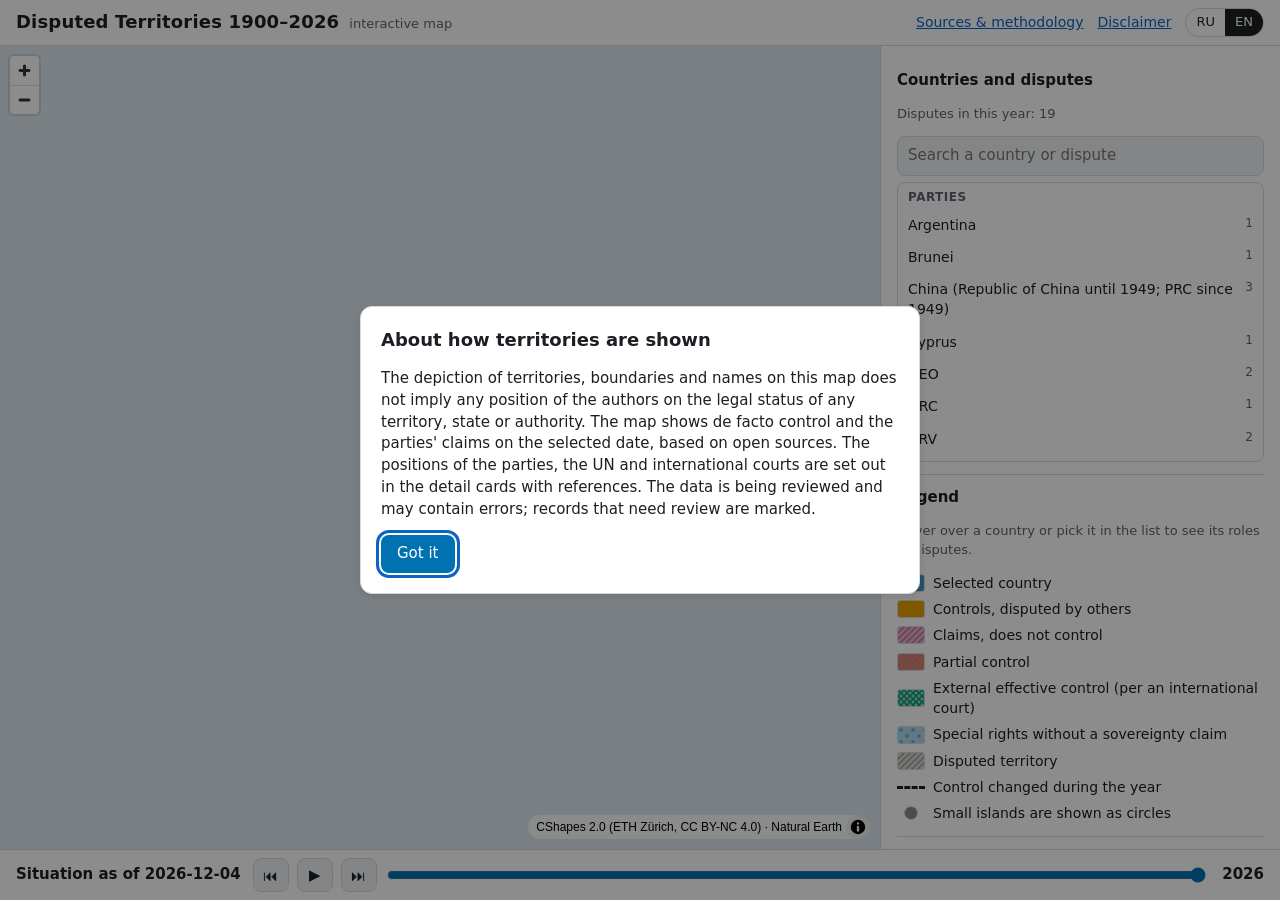
<file: index.html>
<!doctype html>
<html lang="ru">
<head>
  <meta charset="utf-8">
  <meta name="viewport" content="width=device-width, initial-scale=1">
  <title>Спорные территории 1900–2026</title>
  <meta name="description" content="Интерактивная карта спорных территорий мира с 1900 года: фактический контроль, претензии сторон, позиции ООН и международных судов, источники.">
  <meta name="color-scheme" content="light dark">
  <link rel="icon" href="data:image/svg+xml,%3Csvg xmlns='http://www.w3.org/2000/svg' viewBox='0 0 32 32'%3E%3Ccircle cx='16' cy='16' r='14' fill='%230072B2'/%3E%3Cpath d='M6 12h20M6 20h20M16 2c-6 7-6 21 0 28M16 2c6 7 6 21 0 28' stroke='%23fff' stroke-width='2' fill='none'/%3E%3C/svg%3E">
  <link rel="stylesheet" href="vendor/maplibre-gl/maplibre-gl.css">
  <link rel="stylesheet" href="assets/css/main.css">
</head>
<body>
  <a class="skip-link" href="#search" data-i18n="nav.skip">Перейти к списку стран и споров</a>

  <header class="topbar">
    <div class="brand">
      <h1 data-i18n="app.title">Спорные территории 1900–2026</h1>
      <span class="subtitle" data-i18n="app.subtitle">интерактивная карта</span>
    </div>
    <nav class="topnav" aria-label="Main">
      <a id="link-methodology" href="methodology.html" data-i18n="nav.methodology">Источники и методология</a>
      <button type="button" id="btn-disclaimer" class="linklike" data-i18n="nav.disclaimer">Дисклеймер</button>
      <div class="lang" role="group" data-i18n-attr="aria-label:lang.label">
        <button type="button" data-lang="ru" aria-pressed="true">RU</button>
        <button type="button" data-lang="en" aria-pressed="false">EN</button>
      </div>
    </nav>
  </header>

  <main class="layout">
    <div class="map-wrap">
      <div id="map" role="region" data-i18n-attr="aria-label:map.label"></div>
      <div id="map-error" class="map-error" hidden></div>
      <div id="tooltip" class="tooltip" role="tooltip" hidden></div>
      <button type="button" id="btn-panel" class="panel-toggle" aria-controls="panel" aria-expanded="false" data-i18n="panel.open">Панель</button>
    </div>

    <aside id="panel" class="panel" data-i18n-attr="aria-label:panel.label">
      <button type="button" id="btn-panel-close" class="panel-close" data-i18n-attr="aria-label:panel.close">×</button>

      <section id="card" class="card" hidden aria-live="polite"></section>

      <section class="block" aria-labelledby="h-list">
        <h2 id="h-list" data-i18n="list.title">Страны и споры</h2>
        <p id="list-count" class="muted small"></p>
        <div class="combo">
          <input id="search" type="search" role="combobox" autocomplete="off" aria-autocomplete="list"
                 aria-controls="listbox" aria-expanded="true" data-i18n-attr="placeholder:list.search;aria-label:list.search">
          <ul id="listbox" role="listbox" class="listbox" data-i18n-attr="aria-label:list.title"></ul>
        </div>
      </section>

      <section class="block" aria-labelledby="h-legend">
        <h2 id="h-legend" data-i18n="legend.title">Легенда</h2>
        <p class="muted small" data-i18n="legend.hint"></p>
        <ul class="legend" id="legend"></ul>
      </section>

      <section class="block" aria-labelledby="h-filters">
        <h2 id="h-filters" data-i18n="filters.title">Фильтры</h2>
        <fieldset>
          <legend data-i18n="filters.type">Тип спора</legend>
          <div id="filter-types" class="checks"></div>
        </fieldset>
        <fieldset>
          <legend data-i18n="filters.status">Статус</legend>
          <div class="radios">
            <label><input type="radio" name="status" value="all" checked> <span data-i18n="filters.status.all">Все</span></label>
            <label><input type="radio" name="status" value="active"> <span data-i18n="filters.status.active">Действующие</span></label>
            <label><input type="radio" name="status" value="resolved"> <span data-i18n="filters.status.resolved">Урегулированные</span></label>
          </div>
        </fieldset>
        <label class="check"><input type="checkbox" id="filter-lowconf" checked> <span data-i18n="filters.lowconf">Показывать записи с низкой уверенностью</span></label>
      </section>

      <footer class="panel-footer muted small">
        <p data-i18n="footer.version"></p>
        <p data-i18n="footer.data"></p>
      </footer>
    </aside>
  </main>

  <div class="timeline" role="group" data-i18n-attr="aria-label:timeline.label">
    <p class="timeline-ref"><output id="ref-label" for="year"></output></p>
    <div class="timeline-controls">
      <button type="button" id="btn-prev" class="icon-btn" data-i18n-attr="aria-label:timeline.prev;title:timeline.prev">⏮</button>
      <button type="button" id="btn-play" class="icon-btn" aria-pressed="false" data-i18n-attr="aria-label:timeline.play;title:timeline.play">▶</button>
      <button type="button" id="btn-next" class="icon-btn" data-i18n-attr="aria-label:timeline.next;title:timeline.next">⏭</button>
      <label class="visually-hidden" for="year" data-i18n="timeline.label">Год</label>
      <input id="year" type="range" min="1900" max="2026" step="1" value="2026">
      <span id="year-num" class="year-num" aria-hidden="true">2026</span>
    </div>
  </div>

  <div id="live" class="visually-hidden" aria-live="polite"></div>

  <dialog id="disclaimer" aria-labelledby="disclaimer-title">
    <h2 id="disclaimer-title" data-i18n="disclaimer.title">Об отображении территорий</h2>
    <p data-i18n="disclaimer.text"></p>
    <form method="dialog"><button type="submit" class="primary" data-i18n="disclaimer.ok">Понятно</button></form>
  </dialog>

  <script src="vendor/maplibre-gl/maplibre-gl.js"></script>
  <script type="module" src="assets/js/main.js"></script>
</body>
</html>
</file>
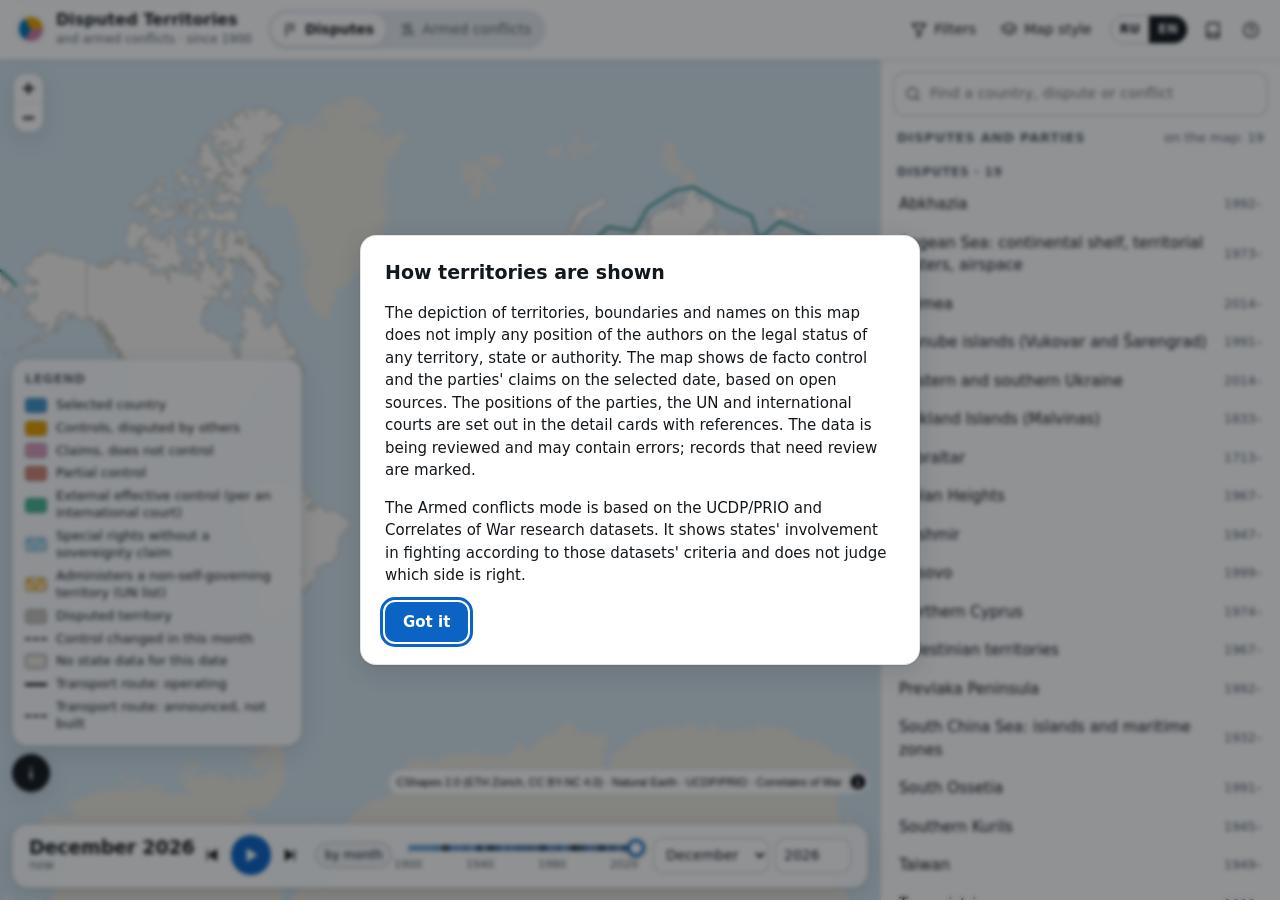
<file: site/index.html>
<!doctype html>
<html lang="ru" data-theme="light">
<head>
  <meta charset="utf-8">
  <meta name="viewport" content="width=device-width, initial-scale=1, viewport-fit=cover">
  <title>Спорные территории 1900–2026</title>
  <meta name="description" content="Интерактивная карта спорных территорий и вооружённых конфликтов с 1900 года: фактический контроль, претензии сторон, позиции ООН и международных судов, история, источники.">
  <meta name="color-scheme" content="light dark">
  <link rel="icon" href="data:image/svg+xml,%3Csvg xmlns='http://www.w3.org/2000/svg' viewBox='0 0 32 32'%3E%3Ccircle cx='16' cy='16' r='14' fill='%230072B2'/%3E%3Cpath d='M6 12h20M6 20h20M16 2c-6 7-6 21 0 28M16 2c6 7 6 21 0 28' stroke='%23fff' stroke-width='2' fill='none'/%3E%3C/svg%3E">
  <script>
    // тема до загрузки стилей, чтобы не было вспышки
    try {
      var p = JSON.parse(localStorage.getItem('dm_prefs_v2') || '{}'), th = p.theme || 'auto';
      if (th === 'auto') th = matchMedia('(prefers-color-scheme: dark)').matches ? 'dark' : 'light';
      document.documentElement.dataset.theme = th;
    } catch (e) { /* ignore */ }
  </script>
  <link rel="stylesheet" href="vendor/maplibre-gl/maplibre-gl.css">
  <link rel="stylesheet" href="assets/css/main.css">
</head>
<body data-mode="disputes">
  <a class="skip-link" href="#search" data-i18n="nav.skip">Перейти к списку</a>

  <div class="app">
    <div id="map" role="region" data-i18n-attr="aria-label:map.label"></div>
    <div id="map-error" class="map-error" hidden></div>
    <div id="tooltip" class="tooltip" role="tooltip" hidden></div>

    <!-- шапка сайта: название, режим, инструменты -->
    <header class="appbar">
      <div class="brand">
        <span class="brand-mark" aria-hidden="true"></span>
        <div class="brand-text">
          <h1 data-i18n="app.title">Спорные территории</h1>
          <p class="subtitle" data-i18n="app.subtitle">и вооружённые конфликты · с 1900 года</p>
        </div>
      </div>
      <div class="mode-switch" role="radiogroup" data-i18n-attr="aria-label:mode.label">
        <button type="button" role="radio" aria-checked="true" data-mode="disputes" data-icon="flag"><span data-i18n="mode.disputes">Споры</span></button>
        <button type="button" role="radio" aria-checked="false" data-mode="wars" data-icon="swords"><span data-i18n="mode.wars">Военные конфликты</span></button>
      </div>
      <div class="toolbar" role="toolbar" data-i18n-attr="aria-label:toolbar.label">
        <button type="button" id="btn-filters" class="tool" aria-haspopup="dialog" aria-expanded="false" aria-controls="pop-filters" data-icon="filter"><span data-i18n="filters.title">Фильтры</span></button>
        <button type="button" id="btn-view" class="tool" aria-haspopup="dialog" aria-expanded="false" aria-controls="pop-view" data-icon="layers"><span data-i18n="view.title">Вид карты</span></button>
        <div class="lang" role="group" data-i18n-attr="aria-label:lang.label">
          <button type="button" data-lang="ru" aria-pressed="true">RU</button>
          <button type="button" data-lang="en" aria-pressed="false">EN</button>
        </div>
        <a id="link-methodology" class="tool icon-only" href="methodology.html" data-icon="book" data-i18n-attr="aria-label:nav.methodology;title:nav.methodology"></a>
        <button type="button" id="btn-disclaimer" class="tool icon-only" data-icon="help" data-i18n-attr="aria-label:nav.disclaimer;title:nav.disclaimer"></button>
      </div>
    </header>

    <!-- всплывающее окно: вид карты -->
    <div id="pop-view" class="popover glass" role="dialog" aria-labelledby="pop-view-title" hidden>
      <h2 id="pop-view-title" class="pop-title" data-i18n="view.title">Вид карты</h2>
      <div class="theme-grid" role="radiogroup" data-i18n-attr="aria-label:view.theme">
        <button type="button" role="radio" data-theme-choice="auto" aria-checked="true"><span class="th-sw th-auto"></span><span data-i18n="theme.auto">Как в системе</span></button>
        <button type="button" role="radio" data-theme-choice="light" aria-checked="false"><span class="th-sw th-light"></span><span data-i18n="theme.light">Светлая</span></button>
        <button type="button" role="radio" data-theme-choice="dark" aria-checked="false"><span class="th-sw th-dark"></span><span data-i18n="theme.dark">Тёмная</span></button>
        <button type="button" role="radio" data-theme-choice="political" aria-checked="false"><span class="th-sw th-political"></span><span data-i18n="theme.political">Политическая</span></button>
        <button type="button" role="radio" data-theme-choice="atlas" aria-checked="false"><span class="th-sw th-atlas"></span><span data-i18n="theme.atlas">Атлас</span></button>
        <button type="button" role="radio" data-theme-choice="contrast" aria-checked="false"><span class="th-sw th-contrast"></span><span data-i18n="theme.contrast">Контрастная</span></button>
      </div>
      <div class="pop-row">
        <label for="land-color" data-i18n="view.land">Свой цвет государств</label>
        <span class="color-row"><input type="color" id="land-color" value="#f3f1ec"><button type="button" id="land-reset" class="linklike small" data-i18n="view.reset">сбросить</button></span>
      </div>
      <label class="switch"><input type="checkbox" id="chk-labels" checked> <span data-i18n="view.labels">Названия стран на карте</span></label>
      <label class="switch"><input type="checkbox" id="chk-routes" checked> <span data-i18n="view.routes">Транспортные маршруты</span></label>
    </div>

    <!-- всплывающее окно: фильтры -->
    <div id="pop-filters" class="popover glass" role="dialog" aria-labelledby="pop-filters-title" hidden>
      <h2 id="pop-filters-title" class="pop-title" data-i18n="filters.title">Фильтры</h2>
      <div id="filters-disputes">
        <fieldset>
          <legend data-i18n="filters.type">Тип спора</legend>
          <div id="filter-types" class="chip-checks"></div>
        </fieldset>
        <fieldset>
          <legend data-i18n="filters.status">Статус</legend>
          <div class="seg-radios">
            <label><input type="radio" name="status" value="all" checked> <span data-i18n="filters.status.all">Все</span></label>
            <label><input type="radio" name="status" value="active"> <span data-i18n="filters.status.active">Действующие</span></label>
            <label><input type="radio" name="status" value="resolved"> <span data-i18n="filters.status.resolved">Урегулированные</span></label>
          </div>
        </fieldset>
        <label class="switch"><input type="checkbox" id="filter-lowconf" checked> <span data-i18n="filters.lowconf">Показывать записи с низкой уверенностью</span></label>
      </div>
      <p class="small muted" data-i18n="filters.wars.note"></p>
    </div>

    <!-- правая панель -->
    <aside id="panel" class="panel glass" data-i18n-attr="aria-label:panel.label">
      <div class="panel-grip" aria-hidden="true"></div>
      <button type="button" id="btn-panel-close" class="icon-btn panel-close" data-icon="close" data-i18n-attr="aria-label:panel.close;title:panel.close"></button>
      <div class="search-box">
        <span class="search-ico" data-icon="search" aria-hidden="true"></span>
        <input id="search" type="search" role="combobox" autocomplete="off" aria-autocomplete="list"
               aria-controls="listbox" aria-expanded="true" data-i18n-attr="placeholder:list.search;aria-label:list.search">
      </div>
      <article id="card" class="card" hidden aria-live="polite"></article>
      <section id="browse" class="browse" aria-labelledby="h-list">
        <div class="browse-head">
          <h2 id="h-list" data-i18n="list.title">Споры и стороны</h2>
          <p id="list-count" class="muted small"></p>
        </div>
        <ul id="listbox" role="listbox" class="listbox" data-i18n-attr="aria-label:list.title"></ul>
        <footer class="panel-footer muted small">
          <p id="footer-version"></p>
          <p data-i18n="footer.data"></p>
        </footer>
      </section>
    </aside>

    <!-- легенда: круглая кнопка «i» открывает и закрывает её -->
    <section id="legend-box" class="legend-box" data-i18n-attr="aria-label:legend.title">
      <button type="button" id="btn-legend" class="legend-btn" aria-expanded="true" aria-controls="legend-panel" data-icon="i" data-i18n-attr="aria-label:legend.toggle;title:legend.toggle"></button>
      <div id="legend-panel" class="legend-panel glass">
        <h2 class="legend-title" data-i18n="legend.title">Легенда</h2>
        <ul class="legend" id="legend"></ul>
      </div>
    </section>

    <!-- шкала времени -->
    <div class="timeline glass" role="group" data-i18n-attr="aria-label:timeline.label">
      <div class="tl-date">
        <output id="tl-label" for="tl-range" aria-live="off">—</output>
        <span id="tl-sub" class="tl-sub"></span>
      </div>
      <div class="tl-buttons">
        <button type="button" id="btn-prev" class="icon-btn" data-icon="prev" data-i18n-attr="aria-label:timeline.prev;title:timeline.prev"></button>
        <button type="button" id="btn-play" class="icon-btn play" aria-pressed="false" data-icon="play" data-i18n-attr="aria-label:timeline.play;title:timeline.play"></button>
        <button type="button" id="btn-next" class="icon-btn" data-icon="next" data-i18n-attr="aria-label:timeline.next;title:timeline.next"></button>
        <button type="button" id="btn-speed" class="speed" aria-pressed="false" data-i18n="timeline.speed.month" data-i18n-attr="title:timeline.speed.title">по месяцам</button>
      </div>
      <div class="tl-track">
        <div class="tl-rail" aria-hidden="true"><div id="tl-fill" class="tl-fill"></div><div id="tl-events" class="tl-events"></div></div>
        <label class="visually-hidden" for="tl-range" data-i18n="timeline.label">Дата</label>
        <input id="tl-range" type="range" min="0" max="1521" step="1" value="1521">
        <div id="tl-ticks" class="tl-ticks" aria-hidden="true"></div>
      </div>
      <div class="tl-jump">
        <label class="visually-hidden" for="tl-month" data-i18n="timeline.month">Месяц</label>
        <select id="tl-month"></select>
        <label class="visually-hidden" for="tl-year" data-i18n="timeline.year">Год</label>
        <input id="tl-year" type="number" inputmode="numeric" min="1900" max="2026" step="1">
      </div>
    </div>

    <button type="button" id="btn-panel" class="panel-toggle glass" aria-controls="panel" aria-expanded="false" data-icon="list"><span data-i18n="panel.open">Список и карточки</span></button>
  </div>

  <div id="live" class="visually-hidden" aria-live="polite"></div>

  <dialog id="disclaimer" aria-labelledby="disclaimer-title">
    <h2 id="disclaimer-title" data-i18n="disclaimer.title">Об отображении территорий</h2>
    <p data-i18n="disclaimer.text"></p>
    <p data-i18n="disclaimer.wars"></p>
    <form method="dialog"><button type="submit" class="primary" data-i18n="disclaimer.ok">Понятно</button></form>
  </dialog>

  <script src="vendor/maplibre-gl/maplibre-gl.js"></script>
  <script type="module" src="assets/js/main.js"></script>
</body>
</html>
</file>
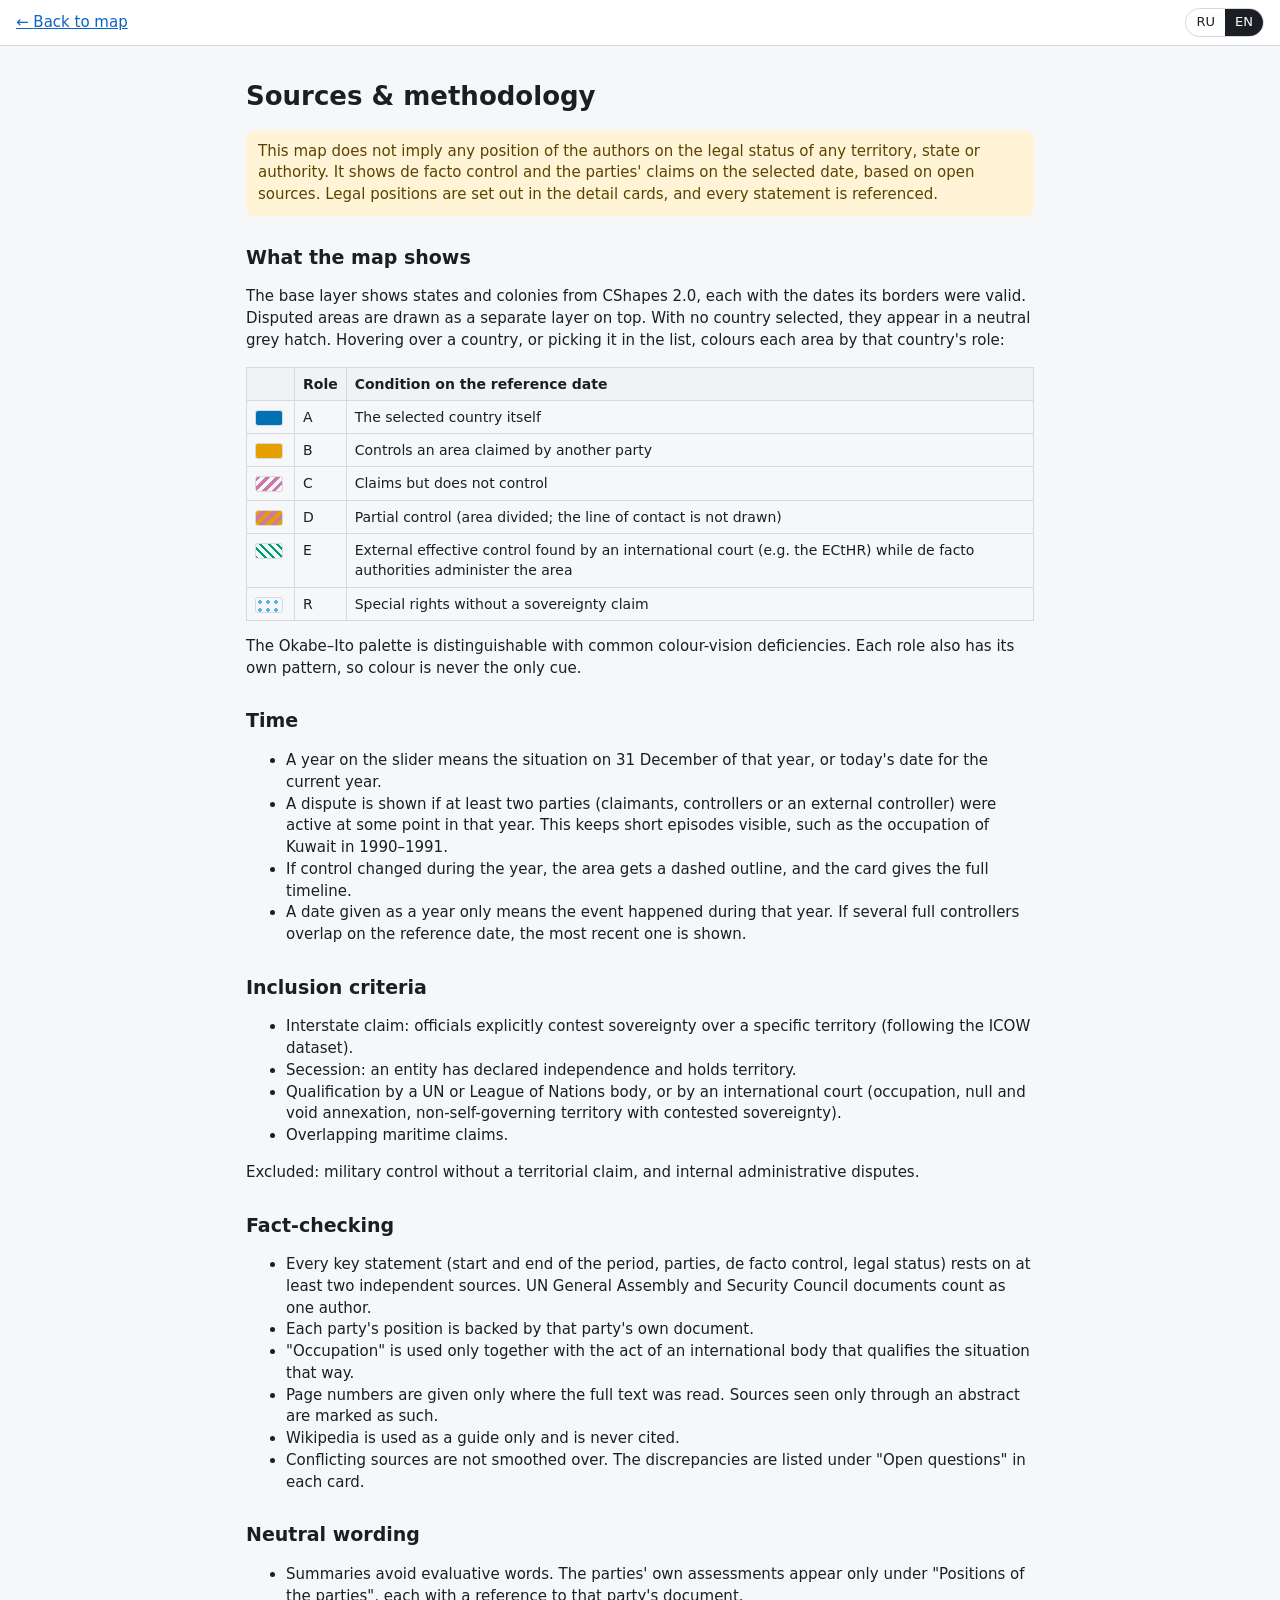
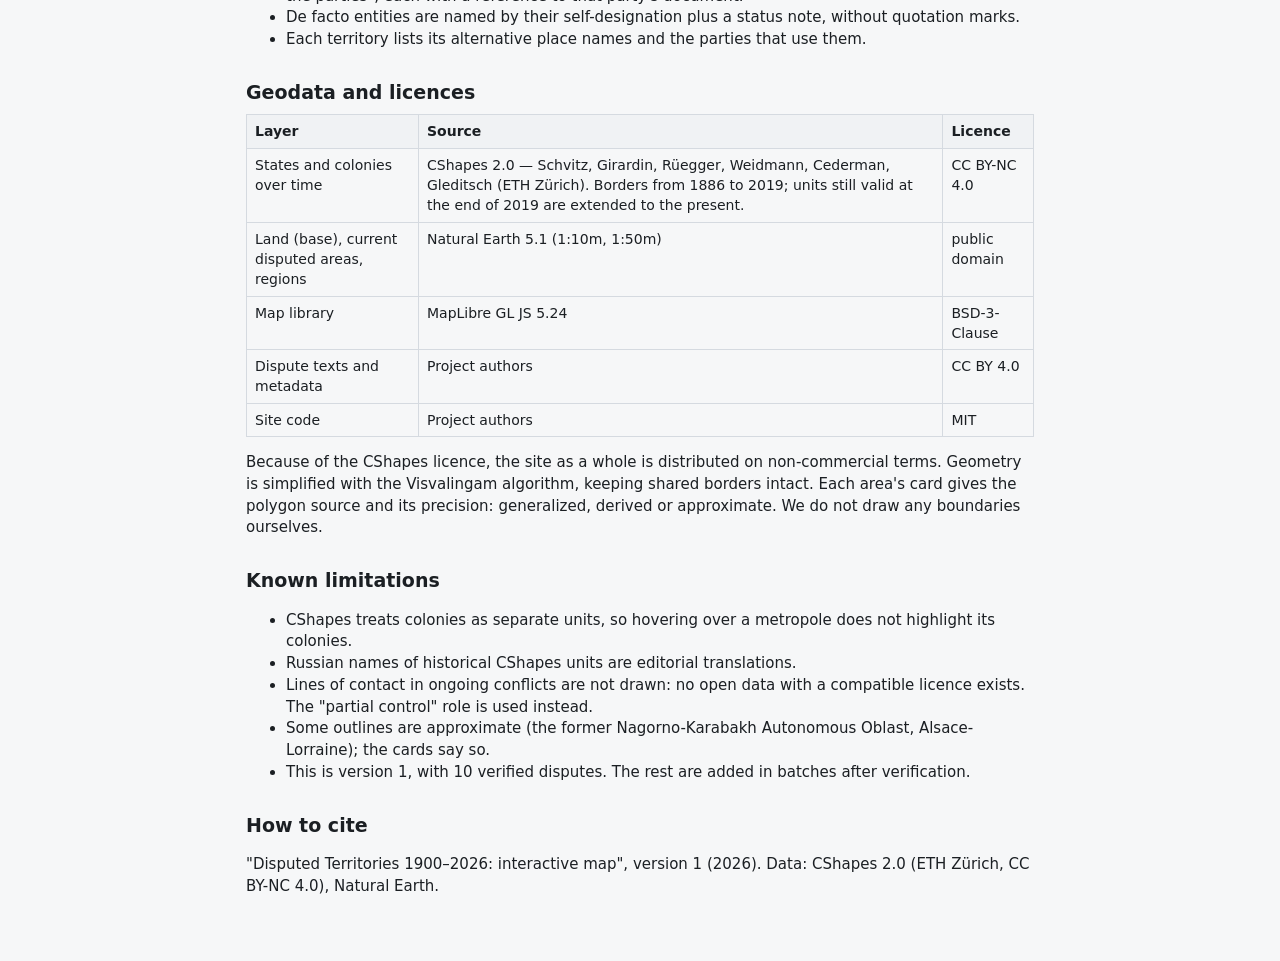
<file: methodology.html>
<!doctype html>
<html lang="ru">
<head>
  <meta charset="utf-8">
  <meta name="viewport" content="width=device-width, initial-scale=1">
  <title>Источники и методология — Спорные территории 1900–2026</title>
  <meta name="color-scheme" content="light dark">
  <link rel="stylesheet" href="assets/css/main.css">
  <style>
    body { display: block; }
    .doc { max-width: 820px; margin: 0 auto; padding: 16px 16px 48px; }
    .doc h1 { font-size: 26px; margin: 16px 0 8px; }
    .doc h2 { font-size: 19px; margin: 28px 0 8px; }
    .doc table { border-collapse: collapse; width: 100%; font-size: 14px; display: block; overflow-x: auto; }
    .doc th, .doc td { border: 1px solid var(--border); padding: 6px 8px; text-align: left; vertical-align: top; }
    .doc th { background: var(--surface-2); }
    .doc .note { background: var(--warn-bg); color: var(--warn-text); padding: 10px 12px; border-radius: 8px; }
    .roles td:first-child { width: 48px; }
    .sw { display: inline-block; width: 28px; height: 16px; border-radius: 3px; border: 1px solid var(--border); vertical-align: middle; }
  </style>
</head>
<body>
  <header class="topbar">
    <div class="brand"><a href="index.html" class="back" id="back">← <span class="ru">К карте</span><span class="en">Back to map</span></a></div>
    <div class="lang" role="group" aria-label="Язык / Language">
      <button type="button" data-lang="ru" aria-pressed="true">RU</button>
      <button type="button" data-lang="en" aria-pressed="false">EN</button>
    </div>
  </header>

  <main class="doc">
  <!-- ======================================================== RU -->
  <article lang="ru" class="ru">
    <h1>Источники и методология</h1>
    <p class="note">Карта не выражает позиции авторов относительно правового статуса какой-либо территории, государства или органов власти. Она показывает фактический контроль и претензии сторон на выбранную дату по открытым источникам. Правовые позиции изложены в карточках, у каждого утверждения есть ссылки на источники.</p>

    <h2>Что показывает карта</h2>
    <p>Под картой лежит слой государств и колоний по CShapes 2.0 с датами действия границ. Спорные территории рисуются отдельным слоем поверх него. Пока ни одна страна не выбрана, они показаны нейтральной серой штриховкой. При наведении на страну или выборе её в списке зоны окрашиваются по роли этой страны:</p>
    <table class="roles">
      <tr><th></th><th>Роль</th><th>Условие на дату среза</th></tr>
      <tr><td><span class="sw" style="background:var(--role-a)"></span></td><td>A</td><td>Сама выбранная страна</td></tr>
      <tr><td><span class="sw" style="background:var(--role-b)"></span></td><td>B</td><td>Контролирует зону, на которую претендует другая сторона</td></tr>
      <tr><td><span class="sw" style="background:repeating-linear-gradient(135deg,var(--role-c) 0 3px,transparent 3px 7px)"></span></td><td>C</td><td>Претендует, но не контролирует</td></tr>
      <tr><td><span class="sw" style="background:repeating-linear-gradient(135deg,var(--role-b) 0 4px,var(--role-c) 4px 8px)"></span></td><td>D</td><td>Частичный контроль (зона поделена, линия соприкосновения не отображается)</td></tr>
      <tr><td><span class="sw" style="background:repeating-linear-gradient(45deg,var(--role-e) 0 2px,transparent 2px 6px)"></span></td><td>E</td><td>Внешний эффективный контроль, установленный международным судом (например, ЕСПЧ), при том что на месте управляют власти де-факто</td></tr>
      <tr><td><span class="sw" style="background:radial-gradient(var(--role-r) 30%,transparent 32%) 0 0/8px 8px"></span></td><td>R</td><td>Особые права без претензии на суверенитет</td></tr>
    </table>
    <p>Палитра Okabe–Ito различима при распространённых формах нарушения цветового зрения. Кроме того, у каждой роли свой узор, так что цвет не единственный признак.</p>

    <h2>Время</h2>
    <ul>
      <li>Год на шкале означает положение на 31 декабря этого года, а для текущего года — на сегодняшнюю дату.</li>
      <li>Спор отображается, если в течение года у него было хотя бы две активные стороны (претенденты, контролёры, внешний контроль). Поэтому видны и короткие эпизоды, например оккупация Кувейта в 1990–1991 гг.</li>
      <li>Если контроль менялся внутри года, зона обведена пунктиром, а полная хронология приведена в карточке.</li>
      <li>Если у даты указан только год, событие произошло в течение этого года. При нескольких полных контролёрах на дату показывается последний.</li>
    </ul>

    <h2>Какие споры включаются</h2>
    <ul>
      <li>Межгосударственная претензия: официальные лица явно оспаривают суверенитет над конкретной территорией (по логике датасета ICOW).</li>
      <li>Отделение: образование провозгласило независимость и фактически контролирует территорию.</li>
      <li>Квалификация органом ООН или Лиги Наций либо международным судом (оккупация, ничтожная аннексия, несамоуправляющаяся территория со спорным суверенитетом).</li>
      <li>Перекрывающиеся морские претензии.</li>
    </ul>
    <p>Не включаются военный контроль без территориальной претензии и внутренние административные споры.</p>

    <h2>Проверка фактов</h2>
    <ul>
      <li>У каждого ключевого утверждения (начало и конец периода, стороны, фактический контроль, правовой статус) не меньше двух независимых источников. Документы ГА и СБ ООН считаются одним автором.</li>
      <li>Позиция каждой стороны подкреплена документом самой этой стороны.</li>
      <li>Тип «оккупация» указывается только вместе с актом международного органа, который так квалифицирует ситуацию.</li>
      <li>Номер страницы указывается только если прочитан сам текст источника. У источников, по которым видно лишь описание, стоит пометка.</li>
      <li>Википедия используется только как путеводитель и в источниках не указывается.</li>
      <li>Расхождения между источниками не сглаживаются: они перечислены в карточке в разделе «Открытые вопросы».</li>
    </ul>

    <h2>Нейтральность формулировок</h2>
    <ul>
      <li>Описания пишутся без оценочных слов. Оценки сторон приводятся только в разделе «Позиции сторон», со ссылкой на документ этой стороны.</li>
      <li>Образования де-факто называются по самоназванию с пометкой статуса, без кавычек.</li>
      <li>Для каждой территории указываются альтернативные топонимы и стороны, которые их используют.</li>
    </ul>

    <h2>Геоданные и лицензии</h2>
    <table>
      <tr><th>Слой</th><th>Источник</th><th>Лицензия</th></tr>
      <tr><td>Государства и колонии по годам</td><td>CShapes 2.0 — Schvitz, Girardin, Rüegger, Weidmann, Cederman, Gleditsch (ETH Zürich). Границы с 1886 по 2019 г.; единицы, действующие на конец 2019 г., продлены до наших дней.</td><td>CC BY-NC 4.0</td></tr>
      <tr><td>Суша (подложка), современные спорные зоны, регионы</td><td>Natural Earth 5.1 (1:10m, 1:50m)</td><td>общественное достояние</td></tr>
      <tr><td>Библиотека карты</td><td>MapLibre GL JS 5.24</td><td>BSD-3-Clause</td></tr>
      <tr><td>Тексты и метаданные споров</td><td>Авторы проекта</td><td>CC BY 4.0</td></tr>
      <tr><td>Код сайта</td><td>Авторы проекта</td><td>MIT</td></tr>
    </table>
    <p>Из-за лицензии CShapes сайт целиком распространяется на некоммерческих условиях. Геометрия упрощена алгоритмом Висвалингам с сохранением общих границ. У каждой зоны в карточке указаны источник и точность полигона: обобщённая, вычисленная или приблизительная. Сами мы границы не рисуем.</p>

    <h2>Известные ограничения</h2>
    <ul>
      <li>Колонии в CShapes — отдельные единицы. При наведении на метрополию её колонии не подсвечиваются.</li>
      <li>Русские названия исторических единиц CShapes — редакционный перевод.</li>
      <li>Линии соприкосновения в текущих конфликтах не отображаются: открытых данных с совместимой лицензией нет. Используется роль «частичный контроль».</li>
      <li>Часть контуров приблизительна (бывшая НКАО, Эльзас-Лотарингия): это указано в карточках.</li>
      <li>Это первая версия, в ней 10 проверенных споров. Остальные добавляются партиями после проверки.</li>
    </ul>

    <h2>Как процитировать</h2>
    <p>«Спорные территории 1900–2026: интерактивная карта», версия 1 (2026). Данные: CShapes 2.0 (ETH Zürich, CC BY-NC 4.0), Natural Earth.</p>
  </article>

  <!-- ======================================================== EN -->
  <article lang="en" class="en" hidden>
    <h1>Sources &amp; methodology</h1>
    <p class="note">This map does not imply any position of the authors on the legal status of any territory, state or authority. It shows de facto control and the parties' claims on the selected date, based on open sources. Legal positions are set out in the detail cards, and every statement is referenced.</p>

    <h2>What the map shows</h2>
    <p>The base layer shows states and colonies from CShapes 2.0, each with the dates its borders were valid. Disputed areas are drawn as a separate layer on top. With no country selected, they appear in a neutral grey hatch. Hovering over a country, or picking it in the list, colours each area by that country's role:</p>
    <table class="roles">
      <tr><th></th><th>Role</th><th>Condition on the reference date</th></tr>
      <tr><td><span class="sw" style="background:var(--role-a)"></span></td><td>A</td><td>The selected country itself</td></tr>
      <tr><td><span class="sw" style="background:var(--role-b)"></span></td><td>B</td><td>Controls an area claimed by another party</td></tr>
      <tr><td><span class="sw" style="background:repeating-linear-gradient(135deg,var(--role-c) 0 3px,transparent 3px 7px)"></span></td><td>C</td><td>Claims but does not control</td></tr>
      <tr><td><span class="sw" style="background:repeating-linear-gradient(135deg,var(--role-b) 0 4px,var(--role-c) 4px 8px)"></span></td><td>D</td><td>Partial control (area divided; the line of contact is not drawn)</td></tr>
      <tr><td><span class="sw" style="background:repeating-linear-gradient(45deg,var(--role-e) 0 2px,transparent 2px 6px)"></span></td><td>E</td><td>External effective control found by an international court (e.g. the ECtHR) while de facto authorities administer the area</td></tr>
      <tr><td><span class="sw" style="background:radial-gradient(var(--role-r) 30%,transparent 32%) 0 0/8px 8px"></span></td><td>R</td><td>Special rights without a sovereignty claim</td></tr>
    </table>
    <p>The Okabe–Ito palette is distinguishable with common colour-vision deficiencies. Each role also has its own pattern, so colour is never the only cue.</p>

    <h2>Time</h2>
    <ul>
      <li>A year on the slider means the situation on 31 December of that year, or today's date for the current year.</li>
      <li>A dispute is shown if at least two parties (claimants, controllers or an external controller) were active at some point in that year. This keeps short episodes visible, such as the occupation of Kuwait in 1990–1991.</li>
      <li>If control changed during the year, the area gets a dashed outline, and the card gives the full timeline.</li>
      <li>A date given as a year only means the event happened during that year. If several full controllers overlap on the reference date, the most recent one is shown.</li>
    </ul>

    <h2>Inclusion criteria</h2>
    <ul>
      <li>Interstate claim: officials explicitly contest sovereignty over a specific territory (following the ICOW dataset).</li>
      <li>Secession: an entity has declared independence and holds territory.</li>
      <li>Qualification by a UN or League of Nations body, or by an international court (occupation, null and void annexation, non-self-governing territory with contested sovereignty).</li>
      <li>Overlapping maritime claims.</li>
    </ul>
    <p>Excluded: military control without a territorial claim, and internal administrative disputes.</p>

    <h2>Fact-checking</h2>
    <ul>
      <li>Every key statement (start and end of the period, parties, de facto control, legal status) rests on at least two independent sources. UN General Assembly and Security Council documents count as one author.</li>
      <li>Each party's position is backed by that party's own document.</li>
      <li>"Occupation" is used only together with the act of an international body that qualifies the situation that way.</li>
      <li>Page numbers are given only where the full text was read. Sources seen only through an abstract are marked as such.</li>
      <li>Wikipedia is used as a guide only and is never cited.</li>
      <li>Conflicting sources are not smoothed over. The discrepancies are listed under "Open questions" in each card.</li>
    </ul>

    <h2>Neutral wording</h2>
    <ul>
      <li>Summaries avoid evaluative words. The parties' own assessments appear only under "Positions of the parties", each with a reference to that party's document.</li>
      <li>De facto entities are named by their self-designation plus a status note, without quotation marks.</li>
      <li>Each territory lists its alternative place names and the parties that use them.</li>
    </ul>

    <h2>Geodata and licences</h2>
    <table>
      <tr><th>Layer</th><th>Source</th><th>Licence</th></tr>
      <tr><td>States and colonies over time</td><td>CShapes 2.0 — Schvitz, Girardin, Rüegger, Weidmann, Cederman, Gleditsch (ETH Zürich). Borders from 1886 to 2019; units still valid at the end of 2019 are extended to the present.</td><td>CC BY-NC 4.0</td></tr>
      <tr><td>Land (base), current disputed areas, regions</td><td>Natural Earth 5.1 (1:10m, 1:50m)</td><td>public domain</td></tr>
      <tr><td>Map library</td><td>MapLibre GL JS 5.24</td><td>BSD-3-Clause</td></tr>
      <tr><td>Dispute texts and metadata</td><td>Project authors</td><td>CC BY 4.0</td></tr>
      <tr><td>Site code</td><td>Project authors</td><td>MIT</td></tr>
    </table>
    <p>Because of the CShapes licence, the site as a whole is distributed on non-commercial terms. Geometry is simplified with the Visvalingam algorithm, keeping shared borders intact. Each area's card gives the polygon source and its precision: generalized, derived or approximate. We do not draw any boundaries ourselves.</p>

    <h2>Known limitations</h2>
    <ul>
      <li>CShapes treats colonies as separate units, so hovering over a metropole does not highlight its colonies.</li>
      <li>Russian names of historical CShapes units are editorial translations.</li>
      <li>Lines of contact in ongoing conflicts are not drawn: no open data with a compatible licence exists. The "partial control" role is used instead.</li>
      <li>Some outlines are approximate (the former Nagorno-Karabakh Autonomous Oblast, Alsace-Lorraine); the cards say so.</li>
      <li>This is version 1, with 10 verified disputes. The rest are added in batches after verification.</li>
    </ul>

    <h2>How to cite</h2>
    <p>"Disputed Territories 1900–2026: interactive map", version 1 (2026). Data: CShapes 2.0 (ETH Zürich, CC BY-NC 4.0), Natural Earth.</p>
  </article>
  </main>

  <script>
    (function () {
      var h = new URLSearchParams(location.hash.slice(1)).get('lang');
      var lang = h || ((navigator.language || 'ru').toLowerCase().indexOf('ru') === 0 ? 'ru' : 'en');
      function set(l) {
        document.documentElement.lang = l;
        document.querySelectorAll('article').forEach(function (a) { a.hidden = a.lang !== l; });
        document.querySelectorAll('.back .ru').forEach(function (s) { s.hidden = l !== 'ru'; });
        document.querySelectorAll('.back .en').forEach(function (s) { s.hidden = l !== 'en'; });
        document.querySelectorAll('.lang button').forEach(function (b) { b.setAttribute('aria-pressed', String(b.dataset.lang === l)); });
        document.title = l === 'ru' ? 'Источники и методология — Спорные территории 1900–2026' : 'Sources & methodology — Disputed Territories 1900–2026';
        document.getElementById('back').href = 'index.html#lang=' + l;
        history.replaceState(null, '', '#lang=' + l);
      }
      document.querySelectorAll('.lang button').forEach(function (b) { b.addEventListener('click', function () { set(b.dataset.lang); }); });
      set(lang === 'en' ? 'en' : 'ru');
    })();
  </script>
</body>
</html>
</file>
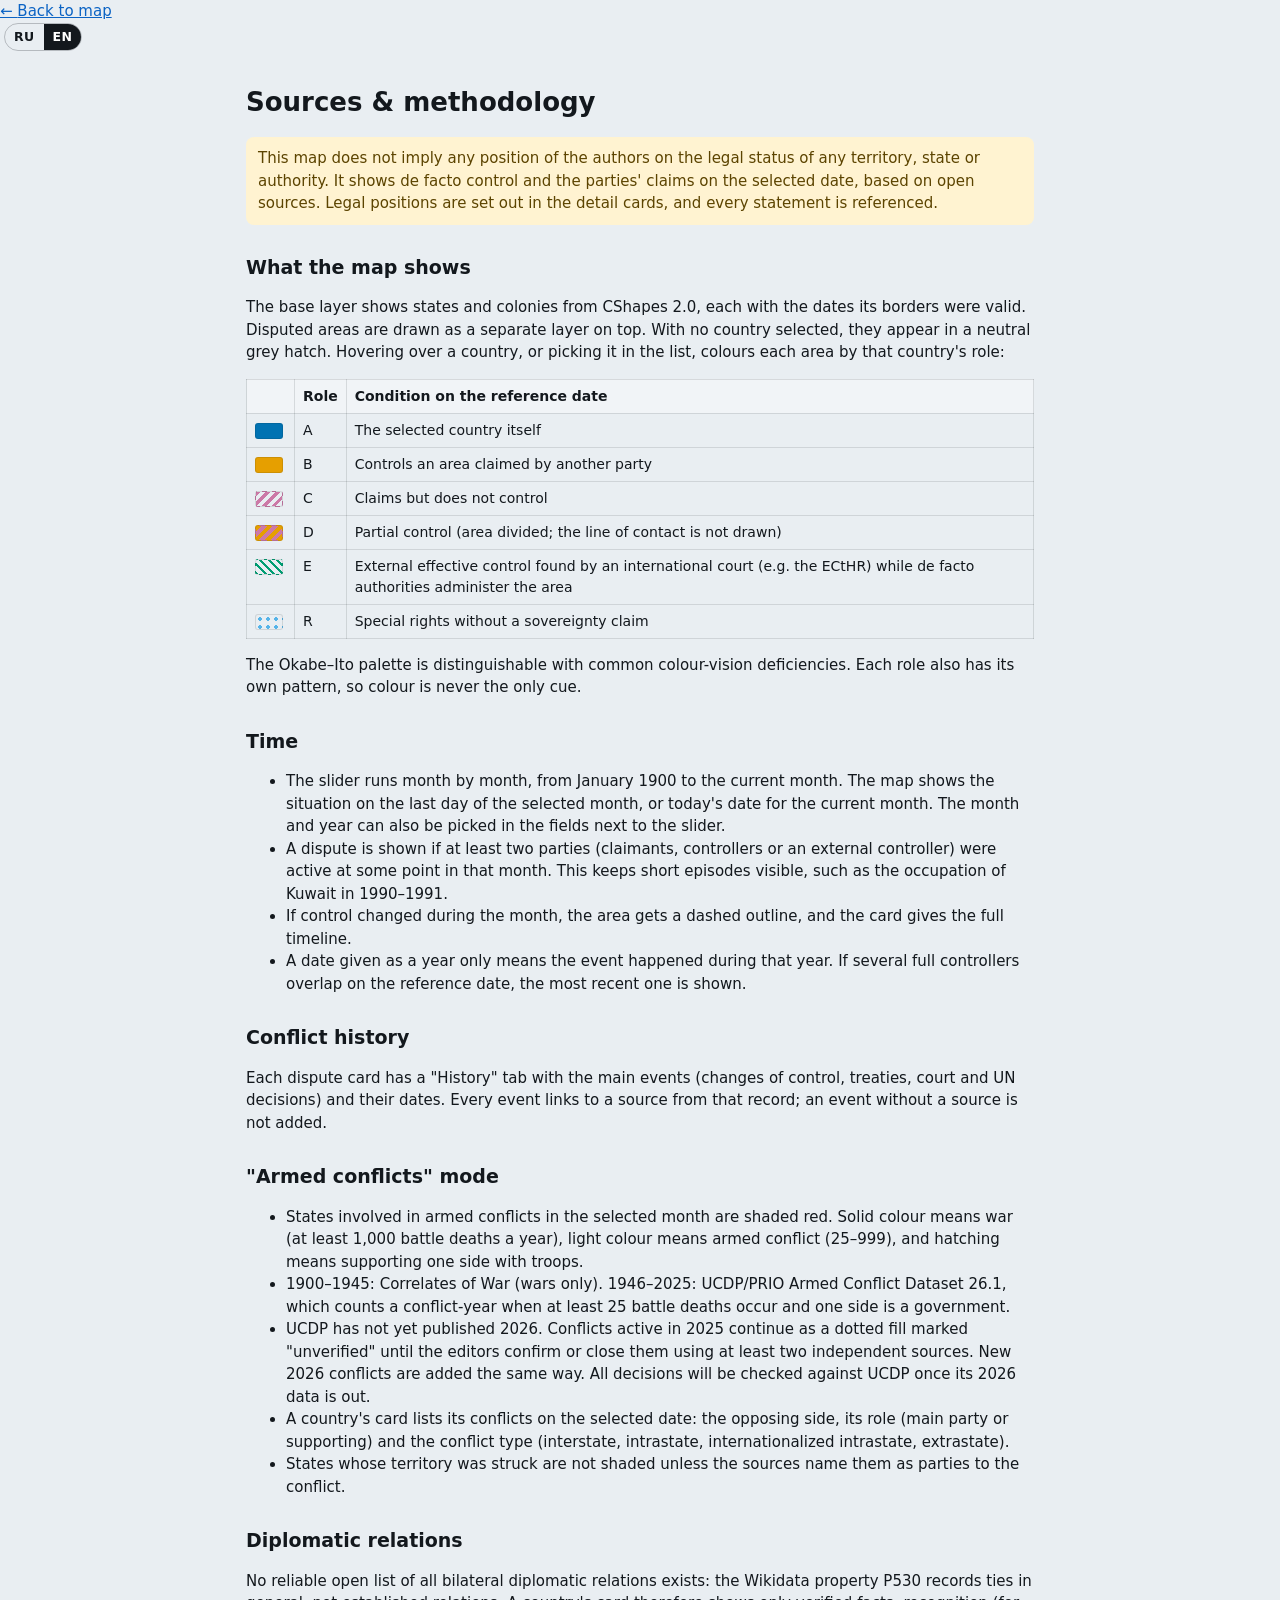
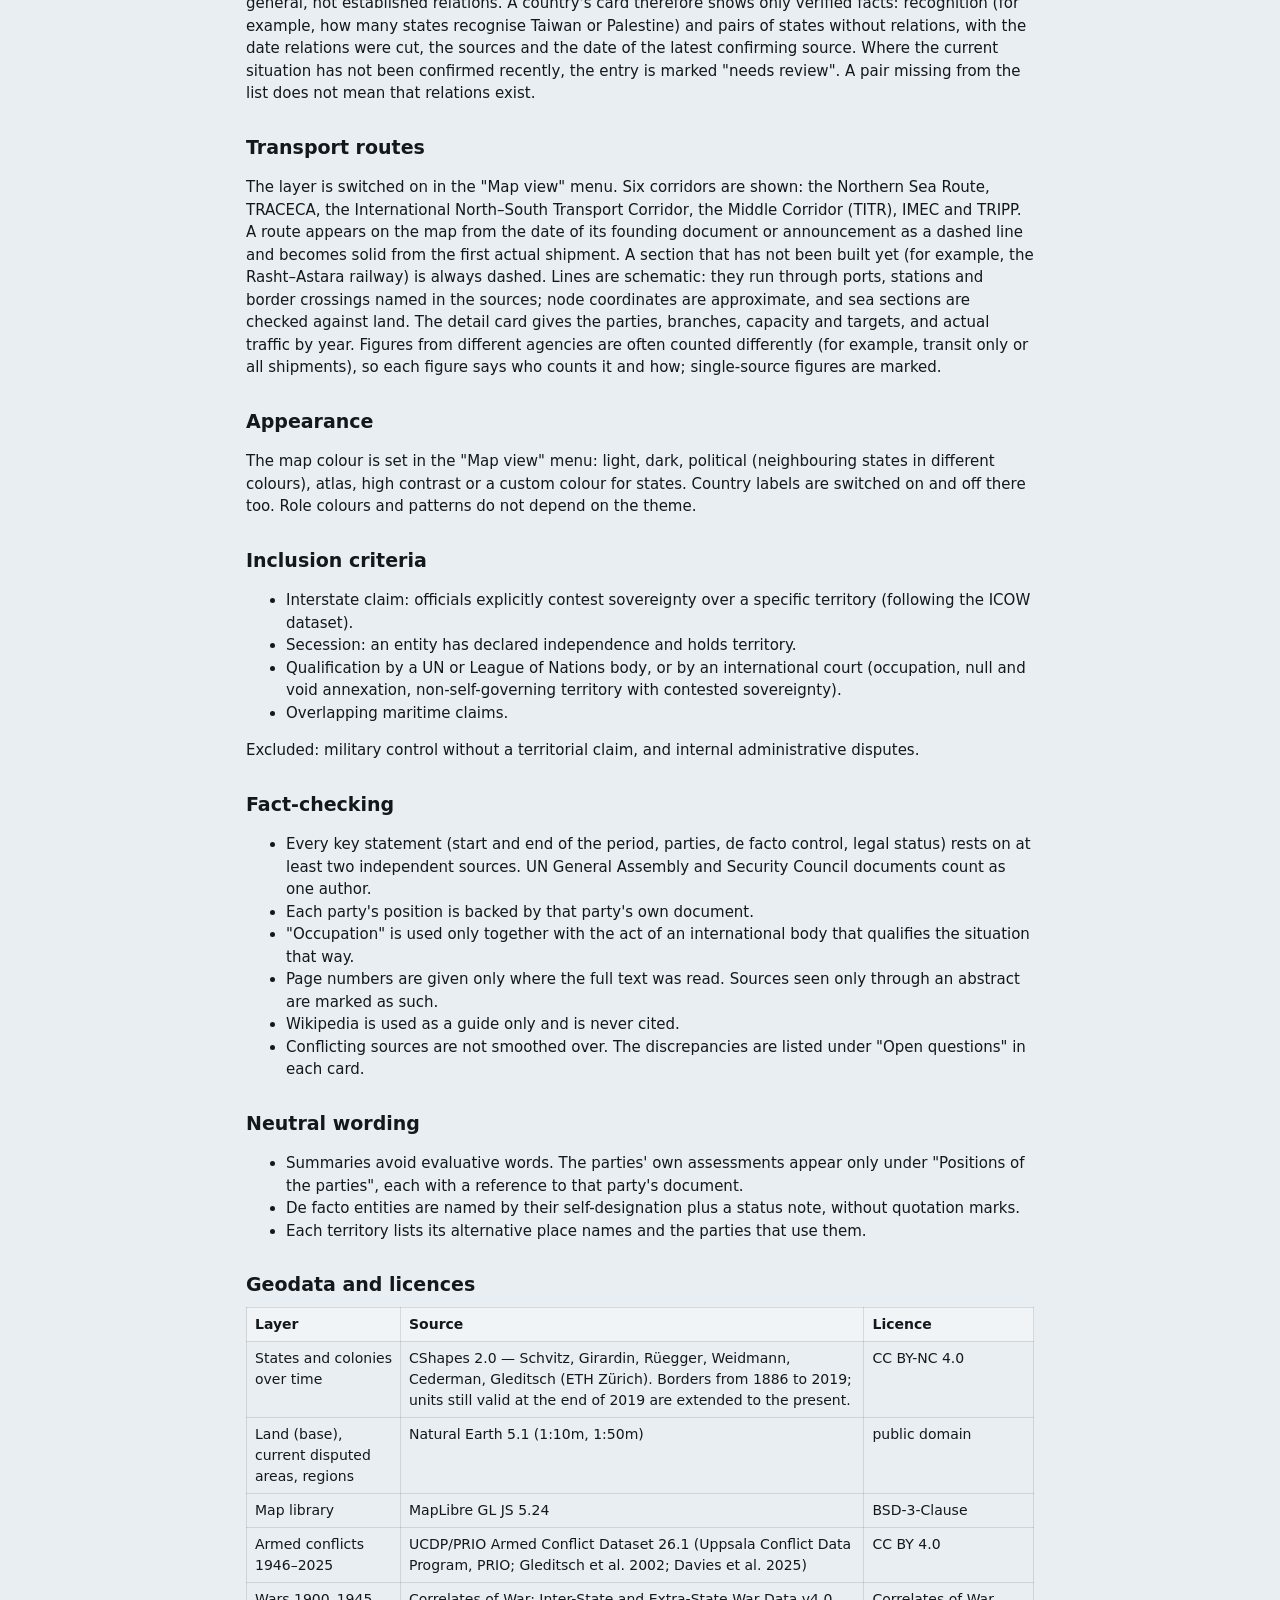
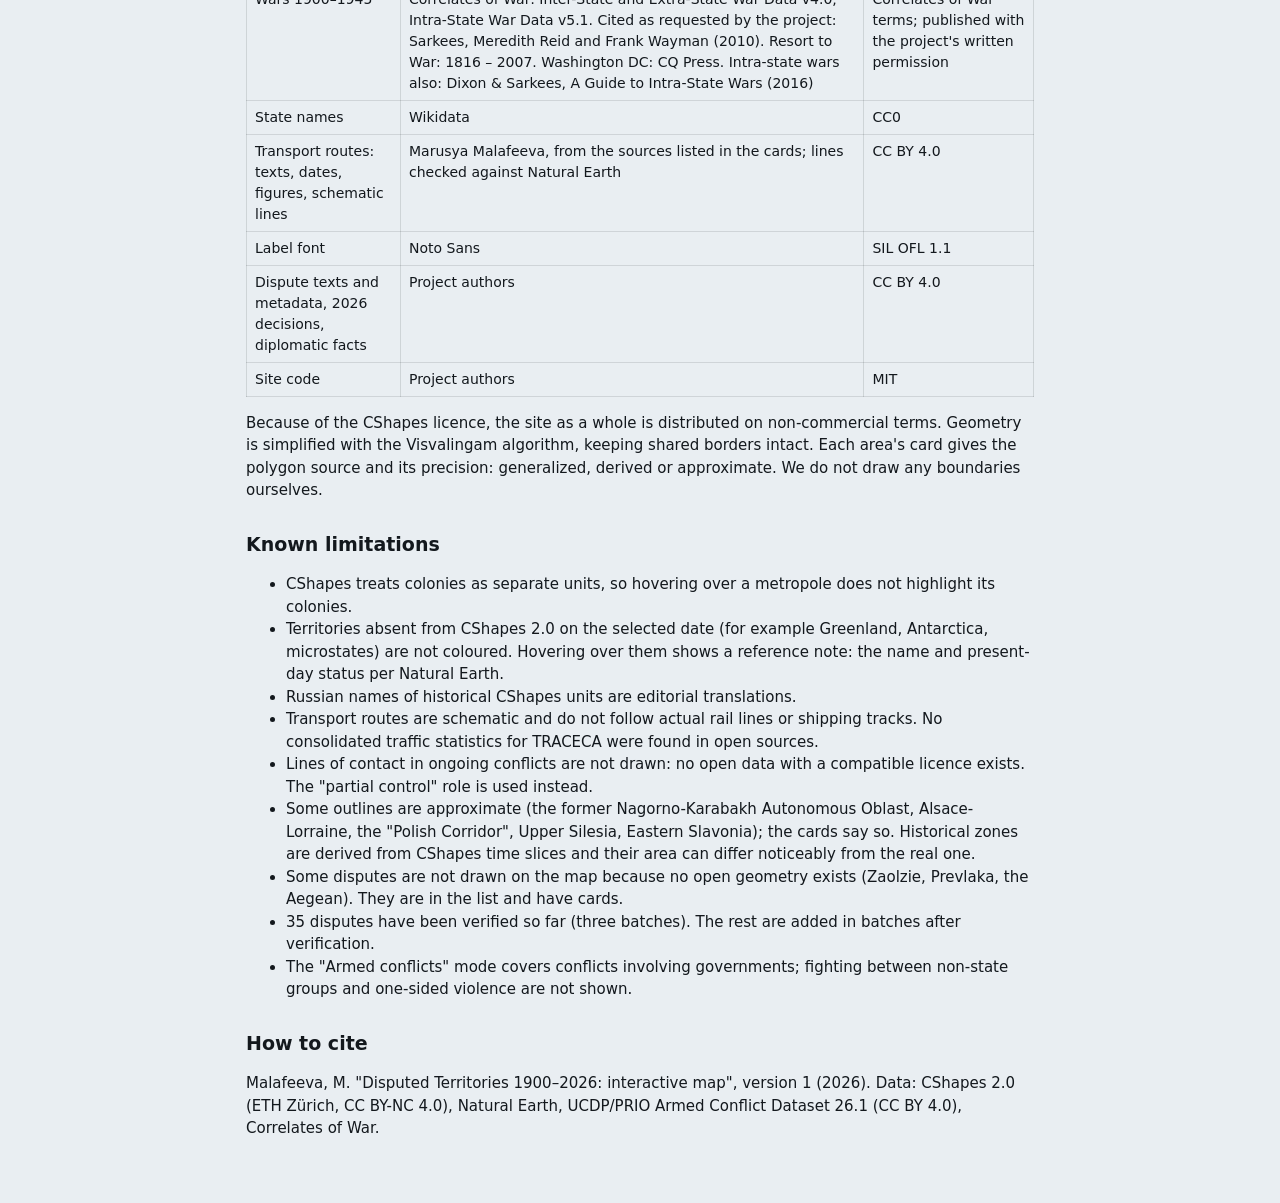
<file: site/methodology.html>
<!doctype html>
<html lang="ru">
<head>
  <meta charset="utf-8">
  <meta name="viewport" content="width=device-width, initial-scale=1">
  <title>Источники и методология — Спорные территории 1900–2026</title>
  <meta name="color-scheme" content="light dark">
  <link rel="stylesheet" href="assets/css/main.css">
  <style>
    body { display: block; }
    .doc { max-width: 820px; margin: 0 auto; padding: 16px 16px 48px; }
    .doc h1 { font-size: 26px; margin: 16px 0 8px; }
    .doc h2 { font-size: 19px; margin: 28px 0 8px; }
    .doc table { border-collapse: collapse; width: 100%; font-size: 14px; display: block; overflow-x: auto; }
    .doc th, .doc td { border: 1px solid var(--border); padding: 6px 8px; text-align: left; vertical-align: top; }
    .doc th { background: var(--surface-2); }
    .doc .note { background: var(--warn-bg); color: var(--warn-text); padding: 10px 12px; border-radius: 8px; }
    .roles td:first-child { width: 48px; }
    .sw { display: inline-block; width: 28px; height: 16px; border-radius: 3px; border: 1px solid var(--border); vertical-align: middle; }
  </style>
</head>
<body>
  <header class="topbar">
    <div class="brand"><a href="index.html" class="back" id="back">← <span class="ru">К карте</span><span class="en">Back to map</span></a></div>
    <div class="lang" role="group" aria-label="Язык / Language">
      <button type="button" data-lang="ru" aria-pressed="true">RU</button>
      <button type="button" data-lang="en" aria-pressed="false">EN</button>
    </div>
  </header>

  <main class="doc">
  <!-- ======================================================== RU -->
  <article lang="ru" class="ru">
    <h1>Источники и методология</h1>
    <p class="note">Карта не выражает позиции авторов относительно правового статуса какой-либо территории, государства или органов власти. Она показывает фактический контроль и претензии сторон на выбранную дату по открытым источникам. Правовые позиции изложены в карточках, у каждого утверждения есть ссылки на источники.</p>

    <h2>Что показывает карта</h2>
    <p>Под картой лежит слой государств и колоний по CShapes 2.0 с датами действия границ. Спорные территории рисуются отдельным слоем поверх него. Пока ни одна страна не выбрана, они показаны нейтральной серой штриховкой. При наведении на страну или выборе её в списке зоны окрашиваются по роли этой страны:</p>
    <table class="roles">
      <tr><th></th><th>Роль</th><th>Условие на дату среза</th></tr>
      <tr><td><span class="sw" style="background:var(--role-a)"></span></td><td>A</td><td>Сама выбранная страна</td></tr>
      <tr><td><span class="sw" style="background:var(--role-b)"></span></td><td>B</td><td>Контролирует зону, на которую претендует другая сторона</td></tr>
      <tr><td><span class="sw" style="background:repeating-linear-gradient(135deg,var(--role-c) 0 3px,transparent 3px 7px)"></span></td><td>C</td><td>Претендует, но не контролирует</td></tr>
      <tr><td><span class="sw" style="background:repeating-linear-gradient(135deg,var(--role-b) 0 4px,var(--role-c) 4px 8px)"></span></td><td>D</td><td>Частичный контроль (зона поделена, линия соприкосновения не отображается)</td></tr>
      <tr><td><span class="sw" style="background:repeating-linear-gradient(45deg,var(--role-e) 0 2px,transparent 2px 6px)"></span></td><td>E</td><td>Внешний эффективный контроль, установленный международным судом (например, ЕСПЧ), при том что на месте управляют власти де-факто</td></tr>
      <tr><td><span class="sw" style="background:radial-gradient(var(--role-r) 30%,transparent 32%) 0 0/8px 8px"></span></td><td>R</td><td>Особые права без претензии на суверенитет</td></tr>
    </table>
    <p>Палитра Okabe–Ito различима при распространённых формах нарушения цветового зрения. Кроме того, у каждой роли свой узор, так что цвет не единственный признак.</p>

    <h2>Время</h2>
    <ul>
      <li>Шкала помесячная: с января 1900 г. по текущий месяц. Положение показывается на последний день выбранного месяца, а для текущего месяца — на сегодняшнюю дату. Месяц и год можно выбрать в полях рядом со шкалой.</li>
      <li>Спор отображается, если в течение месяца у него было хотя бы две активные стороны (претенденты, контролёры, внешний контроль). Поэтому видны и короткие эпизоды, например оккупация Кувейта в 1990–1991 гг.</li>
      <li>Если контроль менялся внутри месяца, зона обведена пунктиром, а полная хронология приведена в карточке.</li>
      <li>Если у даты указан только год, событие произошло в течение этого года. При нескольких полных контролёрах на дату показывается последний.</li>
    </ul>

    <h2>История конфликта</h2>
    <p>В карточке спора есть вкладка «История»: основные события (смена контроля, договоры, решения судов и органов ООН) с датами. У каждого события есть ссылка на источник из списка этой записи; событие без источника не добавляется.</p>

    <h2>Режим «Военные конфликты»</h2>
    <ul>
      <li>Красным закрашены государства, участвующие в вооружённых конфликтах в выбранный месяц. Насыщенный цвет — война (не менее 1000 погибших в боях за год), светлый — вооружённый конфликт (25–999), штриховка — поддержка одной из сторон войсками.</li>
      <li>1900–1945 гг. — Correlates of War (только войны). 1946–2025 гг. — UCDP/PRIO Armed Conflict Dataset 26.1: конфликт учитывается в году, если в нём погибли в боях не менее 25 человек и одна из сторон — правительство.</li>
      <li>2026 г. UCDP ещё не опубликовал. Конфликты, активные в 2025 г., продолжаются точечной заливкой с пометкой «не проверено», пока редакция не подтвердит или не закроет их не меньше чем по двум независимым источникам. Новые конфликты 2026 г. добавлены так же, по источникам. После выхода данных UCDP за 2026 г. все решения будут сверены.</li>
      <li>В карточке государства перечислены конфликты на выбранную дату: противоположная сторона, роль (основная сторона или поддержка) и вид конфликта (межгосударственный, внутренний, интернационализированный внутренний, колониальный).</li>
      <li>Государства, по территории которых наносились удары, не закрашиваются, если источники не называют их сторонами конфликта.</li>
    </ul>

    <h2>Дипломатические отношения</h2>
    <p>Открытого надёжного перечня всех двусторонних дипломатических отношений нет: свойство Wikidata P530 отмечает связи вообще, а не установленные отношения. Поэтому в карточке государства показываются только проверенные сведения: признание (например, число государств, признающих Тайвань или Палестину) и пары государств без отношений — с датой разрыва, источниками и датой самого свежего источника. Если текущее положение давно не подтверждалось, стоит пометка «требует проверки». Отсутствие пары в списке не означает, что отношения есть.</p>

    <h2>Транспортные маршруты</h2>
    <p>Слой включается в меню «Вид карты». Показаны шесть коридоров: Северный морской путь, TRACECA, МТК «Север – Юг», Средний коридор (ТМТМ), IMEC и TRIPP. Маршрут появляется на карте с даты учредительного документа или объявления — пунктиром — и становится сплошным с первой реальной перевозки. Участок, который ещё не построен (например, железная дорога Решт – Астара), всегда показан пунктиром. Линии — схема: они проведены через порты, станции и пограничные пункты, названные в источниках; координаты узлов приблизительные, морские участки проверены на пересечение с сушей. В справке — участники, ветви, пропускная способность и планы, фактические перевозки по годам. Цифры разных ведомств часто считаются по-разному (например, только транзит или все перевозки), поэтому у каждой указано, кто и как считает; цифры из одного источника помечены.</p>

    <h2>Оформление</h2>
    <p>Цвет карты выбирается в меню «Вид карты»: светлая, тёмная, политическая (соседние государства разного цвета), атлас, контрастная или свой цвет государств. Там же включаются и выключаются подписи стран. Цвета ролей и узоры от темы не зависят.</p>

    <h2>Какие споры включаются</h2>
    <ul>
      <li>Межгосударственная претензия: официальные лица явно оспаривают суверенитет над конкретной территорией (по логике датасета ICOW).</li>
      <li>Отделение: образование провозгласило независимость и фактически контролирует территорию.</li>
      <li>Квалификация органом ООН или Лиги Наций либо международным судом (оккупация, ничтожная аннексия, несамоуправляющаяся территория со спорным суверенитетом).</li>
      <li>Перекрывающиеся морские претензии.</li>
    </ul>
    <p>Не включаются военный контроль без территориальной претензии и внутренние административные споры.</p>

    <h2>Проверка фактов</h2>
    <ul>
      <li>У каждого ключевого утверждения (начало и конец периода, стороны, фактический контроль, правовой статус) не меньше двух независимых источников. Документы ГА и СБ ООН считаются одним автором.</li>
      <li>Позиция каждой стороны подкреплена документом самой этой стороны.</li>
      <li>Тип «оккупация» указывается только вместе с актом международного органа, который так квалифицирует ситуацию.</li>
      <li>Номер страницы указывается только если прочитан сам текст источника. У источников, по которым видно лишь описание, стоит пометка.</li>
      <li>Википедия используется только как путеводитель и в источниках не указывается.</li>
      <li>Расхождения между источниками не сглаживаются: они перечислены в карточке в разделе «Открытые вопросы».</li>
    </ul>

    <h2>Нейтральность формулировок</h2>
    <ul>
      <li>Описания пишутся без оценочных слов. Оценки сторон приводятся только в разделе «Позиции сторон», со ссылкой на документ этой стороны.</li>
      <li>Образования де-факто называются по самоназванию с пометкой статуса, без кавычек.</li>
      <li>Для каждой территории указываются альтернативные топонимы и стороны, которые их используют.</li>
    </ul>

    <h2>Геоданные и лицензии</h2>
    <table>
      <tr><th>Слой</th><th>Источник</th><th>Лицензия</th></tr>
      <tr><td>Государства и колонии по годам</td><td>CShapes 2.0 — Schvitz, Girardin, Rüegger, Weidmann, Cederman, Gleditsch (ETH Zürich). Границы с 1886 по 2019 г.; единицы, действующие на конец 2019 г., продлены до наших дней.</td><td>CC BY-NC 4.0</td></tr>
      <tr><td>Суша (подложка), современные спорные зоны, регионы</td><td>Natural Earth 5.1 (1:10m, 1:50m)</td><td>общественное достояние</td></tr>
      <tr><td>Библиотека карты</td><td>MapLibre GL JS 5.24</td><td>BSD-3-Clause</td></tr>
      <tr><td>Вооружённые конфликты 1946–2025</td><td>UCDP/PRIO Armed Conflict Dataset 26.1 (Uppsala Conflict Data Program, PRIO; Gleditsch et al. 2002; Davies et al. 2025)</td><td>CC BY 4.0</td></tr>
      <tr><td>Войны 1900–1945</td><td>Correlates of War: Inter-State, Extra-State War Data v4.0, Intra-State War Data v5.1. Цитирование по просьбе проекта: Sarkees, Meredith Reid and Frank Wayman (2010). Resort to War: 1816 – 2007. Washington DC: CQ Press. Внутренние войны — также Dixon, Sarkees, A Guide to Intra-State Wars (2016)</td><td>условия проекта Correlates of War; публикуется с письменного разрешения проекта</td></tr>
      <tr><td>Названия государств</td><td>Wikidata</td><td>CC0</td></tr>
      <tr><td>Транспортные маршруты: тексты, даты, цифры, схема линий</td><td>Маруся Малафеева по источникам, указанным в карточках; проверка линий — по Natural Earth</td><td>CC BY 4.0</td></tr>
      <tr><td>Шрифт подписей</td><td>Noto Sans</td><td>SIL OFL 1.1</td></tr>
      <tr><td>Тексты и метаданные споров, решения по 2026 г., сведения о дипотношениях</td><td>Авторы проекта</td><td>CC BY 4.0</td></tr>
      <tr><td>Код сайта</td><td>Авторы проекта</td><td>MIT</td></tr>
    </table>
    <p>Из-за лицензии CShapes сайт целиком распространяется на некоммерческих условиях. Геометрия упрощена алгоритмом Висвалингам с сохранением общих границ. У каждой зоны в карточке указаны источник и точность полигона: обобщённая, вычисленная или приблизительная. Сами мы границы не рисуем.</p>

    <h2>Известные ограничения</h2>
    <ul>
      <li>Колонии в CShapes — отдельные единицы. При наведении на метрополию её колонии не подсвечиваются.</li>
      <li>Территории, которых нет в CShapes 2.0 на выбранную дату (например, Гренландия, Антарктида, микрогосударства), не закрашены. При наведении на них показывается справка: название и современный статус по Natural Earth.</li>
      <li>Русские названия исторических единиц CShapes — редакционный перевод.</li>
      <li>Транспортные маршруты нарисованы схематично и не повторяют реальные трассы железных дорог и судов. По TRACECA сводной статистики перевозок в открытых источниках нет.</li>
      <li>Линии соприкосновения в текущих конфликтах не отображаются: открытых данных с совместимой лицензией нет. Используется роль «частичный контроль».</li>
      <li>Часть контуров приблизительна (бывшая НКАО, Эльзас-Лотарингия, «Польский коридор», Верхняя Силезия, Восточная Славония): это указано в карточках. Исторические зоны вычислены из срезов CShapes и могут заметно отличаться по площади от реальных.</li>
      <li>Некоторые споры на карте не показаны, потому что нет открытой геометрии (Заользье, Превлака, Эгейское море). Они есть в списке и в карточках.</li>
      <li>Проверено 35 споров (три партии). Остальные добавляются партиями после проверки.</li>
      <li>Режим «Военные конфликты» показывает конфликты с участием правительств; столкновения между негосударственными группировками и одностороннее насилие не отображаются.</li>
    </ul>

    <h2>Как процитировать</h2>
    <p>Малафеева М. «Спорные территории 1900–2026: интерактивная карта», версия 1 (2026). Данные: CShapes 2.0 (ETH Zürich, CC BY-NC 4.0), Natural Earth, UCDP/PRIO Armed Conflict Dataset 26.1 (CC BY 4.0), Correlates of War.</p>
  </article>

  <!-- ======================================================== EN -->
  <article lang="en" class="en" hidden>
    <h1>Sources &amp; methodology</h1>
    <p class="note">This map does not imply any position of the authors on the legal status of any territory, state or authority. It shows de facto control and the parties' claims on the selected date, based on open sources. Legal positions are set out in the detail cards, and every statement is referenced.</p>

    <h2>What the map shows</h2>
    <p>The base layer shows states and colonies from CShapes 2.0, each with the dates its borders were valid. Disputed areas are drawn as a separate layer on top. With no country selected, they appear in a neutral grey hatch. Hovering over a country, or picking it in the list, colours each area by that country's role:</p>
    <table class="roles">
      <tr><th></th><th>Role</th><th>Condition on the reference date</th></tr>
      <tr><td><span class="sw" style="background:var(--role-a)"></span></td><td>A</td><td>The selected country itself</td></tr>
      <tr><td><span class="sw" style="background:var(--role-b)"></span></td><td>B</td><td>Controls an area claimed by another party</td></tr>
      <tr><td><span class="sw" style="background:repeating-linear-gradient(135deg,var(--role-c) 0 3px,transparent 3px 7px)"></span></td><td>C</td><td>Claims but does not control</td></tr>
      <tr><td><span class="sw" style="background:repeating-linear-gradient(135deg,var(--role-b) 0 4px,var(--role-c) 4px 8px)"></span></td><td>D</td><td>Partial control (area divided; the line of contact is not drawn)</td></tr>
      <tr><td><span class="sw" style="background:repeating-linear-gradient(45deg,var(--role-e) 0 2px,transparent 2px 6px)"></span></td><td>E</td><td>External effective control found by an international court (e.g. the ECtHR) while de facto authorities administer the area</td></tr>
      <tr><td><span class="sw" style="background:radial-gradient(var(--role-r) 30%,transparent 32%) 0 0/8px 8px"></span></td><td>R</td><td>Special rights without a sovereignty claim</td></tr>
    </table>
    <p>The Okabe–Ito palette is distinguishable with common colour-vision deficiencies. Each role also has its own pattern, so colour is never the only cue.</p>

    <h2>Time</h2>
    <ul>
      <li>The slider runs month by month, from January 1900 to the current month. The map shows the situation on the last day of the selected month, or today's date for the current month. The month and year can also be picked in the fields next to the slider.</li>
      <li>A dispute is shown if at least two parties (claimants, controllers or an external controller) were active at some point in that month. This keeps short episodes visible, such as the occupation of Kuwait in 1990–1991.</li>
      <li>If control changed during the month, the area gets a dashed outline, and the card gives the full timeline.</li>
      <li>A date given as a year only means the event happened during that year. If several full controllers overlap on the reference date, the most recent one is shown.</li>
    </ul>

    <h2>Conflict history</h2>
    <p>Each dispute card has a "History" tab with the main events (changes of control, treaties, court and UN decisions) and their dates. Every event links to a source from that record; an event without a source is not added.</p>

    <h2>"Armed conflicts" mode</h2>
    <ul>
      <li>States involved in armed conflicts in the selected month are shaded red. Solid colour means war (at least 1,000 battle deaths a year), light colour means armed conflict (25–999), and hatching means supporting one side with troops.</li>
      <li>1900–1945: Correlates of War (wars only). 1946–2025: UCDP/PRIO Armed Conflict Dataset 26.1, which counts a conflict-year when at least 25 battle deaths occur and one side is a government.</li>
      <li>UCDP has not yet published 2026. Conflicts active in 2025 continue as a dotted fill marked "unverified" until the editors confirm or close them using at least two independent sources. New 2026 conflicts are added the same way. All decisions will be checked against UCDP once its 2026 data is out.</li>
      <li>A country's card lists its conflicts on the selected date: the opposing side, its role (main party or supporting) and the conflict type (interstate, intrastate, internationalized intrastate, extrastate).</li>
      <li>States whose territory was struck are not shaded unless the sources name them as parties to the conflict.</li>
    </ul>

    <h2>Diplomatic relations</h2>
    <p>No reliable open list of all bilateral diplomatic relations exists: the Wikidata property P530 records ties in general, not established relations. A country's card therefore shows only verified facts: recognition (for example, how many states recognise Taiwan or Palestine) and pairs of states without relations, with the date relations were cut, the sources and the date of the latest confirming source. Where the current situation has not been confirmed recently, the entry is marked "needs review". A pair missing from the list does not mean that relations exist.</p>

    <h2>Transport routes</h2>
    <p>The layer is switched on in the "Map view" menu. Six corridors are shown: the Northern Sea Route, TRACECA, the International North–South Transport Corridor, the Middle Corridor (TITR), IMEC and TRIPP. A route appears on the map from the date of its founding document or announcement as a dashed line and becomes solid from the first actual shipment. A section that has not been built yet (for example, the Rasht–Astara railway) is always dashed. Lines are schematic: they run through ports, stations and border crossings named in the sources; node coordinates are approximate, and sea sections are checked against land. The detail card gives the parties, branches, capacity and targets, and actual traffic by year. Figures from different agencies are often counted differently (for example, transit only or all shipments), so each figure says who counts it and how; single-source figures are marked.</p>

    <h2>Appearance</h2>
    <p>The map colour is set in the "Map view" menu: light, dark, political (neighbouring states in different colours), atlas, high contrast or a custom colour for states. Country labels are switched on and off there too. Role colours and patterns do not depend on the theme.</p>

    <h2>Inclusion criteria</h2>
    <ul>
      <li>Interstate claim: officials explicitly contest sovereignty over a specific territory (following the ICOW dataset).</li>
      <li>Secession: an entity has declared independence and holds territory.</li>
      <li>Qualification by a UN or League of Nations body, or by an international court (occupation, null and void annexation, non-self-governing territory with contested sovereignty).</li>
      <li>Overlapping maritime claims.</li>
    </ul>
    <p>Excluded: military control without a territorial claim, and internal administrative disputes.</p>

    <h2>Fact-checking</h2>
    <ul>
      <li>Every key statement (start and end of the period, parties, de facto control, legal status) rests on at least two independent sources. UN General Assembly and Security Council documents count as one author.</li>
      <li>Each party's position is backed by that party's own document.</li>
      <li>"Occupation" is used only together with the act of an international body that qualifies the situation that way.</li>
      <li>Page numbers are given only where the full text was read. Sources seen only through an abstract are marked as such.</li>
      <li>Wikipedia is used as a guide only and is never cited.</li>
      <li>Conflicting sources are not smoothed over. The discrepancies are listed under "Open questions" in each card.</li>
    </ul>

    <h2>Neutral wording</h2>
    <ul>
      <li>Summaries avoid evaluative words. The parties' own assessments appear only under "Positions of the parties", each with a reference to that party's document.</li>
      <li>De facto entities are named by their self-designation plus a status note, without quotation marks.</li>
      <li>Each territory lists its alternative place names and the parties that use them.</li>
    </ul>

    <h2>Geodata and licences</h2>
    <table>
      <tr><th>Layer</th><th>Source</th><th>Licence</th></tr>
      <tr><td>States and colonies over time</td><td>CShapes 2.0 — Schvitz, Girardin, Rüegger, Weidmann, Cederman, Gleditsch (ETH Zürich). Borders from 1886 to 2019; units still valid at the end of 2019 are extended to the present.</td><td>CC BY-NC 4.0</td></tr>
      <tr><td>Land (base), current disputed areas, regions</td><td>Natural Earth 5.1 (1:10m, 1:50m)</td><td>public domain</td></tr>
      <tr><td>Map library</td><td>MapLibre GL JS 5.24</td><td>BSD-3-Clause</td></tr>
      <tr><td>Armed conflicts 1946–2025</td><td>UCDP/PRIO Armed Conflict Dataset 26.1 (Uppsala Conflict Data Program, PRIO; Gleditsch et al. 2002; Davies et al. 2025)</td><td>CC BY 4.0</td></tr>
      <tr><td>Wars 1900–1945</td><td>Correlates of War: Inter-State and Extra-State War Data v4.0, Intra-State War Data v5.1. Cited as requested by the project: Sarkees, Meredith Reid and Frank Wayman (2010). Resort to War: 1816 – 2007. Washington DC: CQ Press. Intra-state wars also: Dixon &amp; Sarkees, A Guide to Intra-State Wars (2016)</td><td>Correlates of War terms; published with the project's written permission</td></tr>
      <tr><td>State names</td><td>Wikidata</td><td>CC0</td></tr>
      <tr><td>Transport routes: texts, dates, figures, schematic lines</td><td>Marusya Malafeeva, from the sources listed in the cards; lines checked against Natural Earth</td><td>CC BY 4.0</td></tr>
      <tr><td>Label font</td><td>Noto Sans</td><td>SIL OFL 1.1</td></tr>
      <tr><td>Dispute texts and metadata, 2026 decisions, diplomatic facts</td><td>Project authors</td><td>CC BY 4.0</td></tr>
      <tr><td>Site code</td><td>Project authors</td><td>MIT</td></tr>
    </table>
    <p>Because of the CShapes licence, the site as a whole is distributed on non-commercial terms. Geometry is simplified with the Visvalingam algorithm, keeping shared borders intact. Each area's card gives the polygon source and its precision: generalized, derived or approximate. We do not draw any boundaries ourselves.</p>

    <h2>Known limitations</h2>
    <ul>
      <li>CShapes treats colonies as separate units, so hovering over a metropole does not highlight its colonies.</li>
      <li>Territories absent from CShapes 2.0 on the selected date (for example Greenland, Antarctica, microstates) are not coloured. Hovering over them shows a reference note: the name and present-day status per Natural Earth.</li>
      <li>Russian names of historical CShapes units are editorial translations.</li>
      <li>Transport routes are schematic and do not follow actual rail lines or shipping tracks. No consolidated traffic statistics for TRACECA were found in open sources.</li>
      <li>Lines of contact in ongoing conflicts are not drawn: no open data with a compatible licence exists. The "partial control" role is used instead.</li>
      <li>Some outlines are approximate (the former Nagorno-Karabakh Autonomous Oblast, Alsace-Lorraine, the "Polish Corridor", Upper Silesia, Eastern Slavonia); the cards say so. Historical zones are derived from CShapes time slices and their area can differ noticeably from the real one.</li>
      <li>Some disputes are not drawn on the map because no open geometry exists (Zaolzie, Prevlaka, the Aegean). They are in the list and have cards.</li>
      <li>35 disputes have been verified so far (three batches). The rest are added in batches after verification.</li>
      <li>The "Armed conflicts" mode covers conflicts involving governments; fighting between non-state groups and one-sided violence are not shown.</li>
    </ul>

    <h2>How to cite</h2>
    <p>Malafeeva, M. "Disputed Territories 1900–2026: interactive map", version 1 (2026). Data: CShapes 2.0 (ETH Zürich, CC BY-NC 4.0), Natural Earth, UCDP/PRIO Armed Conflict Dataset 26.1 (CC BY 4.0), Correlates of War.</p>
  </article>
  </main>

  <script>
    (function () {
      var h = new URLSearchParams(location.hash.slice(1)).get('lang');
      var lang = h || ((navigator.language || 'ru').toLowerCase().indexOf('ru') === 0 ? 'ru' : 'en');
      function set(l) {
        document.documentElement.lang = l;
        document.querySelectorAll('article').forEach(function (a) { a.hidden = a.lang !== l; });
        document.querySelectorAll('.back .ru').forEach(function (s) { s.hidden = l !== 'ru'; });
        document.querySelectorAll('.back .en').forEach(function (s) { s.hidden = l !== 'en'; });
        document.querySelectorAll('.lang button').forEach(function (b) { b.setAttribute('aria-pressed', String(b.dataset.lang === l)); });
        document.title = l === 'ru' ? 'Источники и методология — Спорные территории 1900–2026' : 'Sources & methodology — Disputed Territories 1900–2026';
        document.getElementById('back').href = 'index.html#lang=' + l;
        history.replaceState(null, '', '#lang=' + l);
      }
      document.querySelectorAll('.lang button').forEach(function (b) { b.addEventListener('click', function () { set(b.dataset.lang); }); });
      set(lang === 'en' ? 'en' : 'ru');
      window.addEventListener('hashchange', function () {
        var l = new URLSearchParams(location.hash.slice(1)).get('lang');
        if (l === 'ru' || l === 'en') set(l);
      });
    })();
  </script>
</body>
</html>
</file>
<file: vendor/maplibre-gl/maplibre-gl.css>
.maplibregl-map{font:12px/20px Helvetica Neue,Arial,Helvetica,sans-serif;overflow:hidden;position:relative;-webkit-tap-highlight-color:rgb(0 0 0/0)}.maplibregl-canvas{left:0;position:absolute;top:0}.maplibregl-map:fullscreen{height:100%;width:100%}.maplibregl-ctrl-group button.maplibregl-ctrl-compass{touch-action:none}.maplibregl-canvas-container.maplibregl-interactive,.maplibregl-ctrl-group button.maplibregl-ctrl-compass{cursor:grab;-webkit-user-select:none;-moz-user-select:none;user-select:none}.maplibregl-canvas-container.maplibregl-interactive.maplibregl-track-pointer{cursor:pointer}.maplibregl-canvas-container.maplibregl-interactive:active,.maplibregl-ctrl-group button.maplibregl-ctrl-compass:active{cursor:grabbing}.maplibregl-canvas-container.maplibregl-touch-zoom-rotate,.maplibregl-canvas-container.maplibregl-touch-zoom-rotate .maplibregl-canvas{touch-action:pan-x pan-y}.maplibregl-canvas-container.maplibregl-touch-drag-pan,.maplibregl-canvas-container.maplibregl-touch-drag-pan .maplibregl-canvas{touch-action:pinch-zoom}.maplibregl-canvas-container.maplibregl-touch-zoom-rotate.maplibregl-touch-drag-pan,.maplibregl-canvas-container.maplibregl-touch-zoom-rotate.maplibregl-touch-drag-pan .maplibregl-canvas{touch-action:none}.maplibregl-canvas-container.maplibregl-touch-drag-pan.maplibregl-cooperative-gestures,.maplibregl-canvas-container.maplibregl-touch-drag-pan.maplibregl-cooperative-gestures .maplibregl-canvas{touch-action:pan-x pan-y}.maplibregl-ctrl-bottom-left,.maplibregl-ctrl-bottom-right,.maplibregl-ctrl-top-left,.maplibregl-ctrl-top-right{pointer-events:none;position:absolute;z-index:2}.maplibregl-ctrl-top-left{left:0;top:0}.maplibregl-ctrl-top-right{right:0;top:0}.maplibregl-ctrl-bottom-left{bottom:0;left:0}.maplibregl-ctrl-bottom-right{bottom:0;right:0}.maplibregl-ctrl{clear:both;pointer-events:auto;transform:translate(0)}.maplibregl-ctrl-top-left .maplibregl-ctrl{float:left;margin:10px 0 0 10px}.maplibregl-ctrl-top-right .maplibregl-ctrl{float:right;margin:10px 10px 0 0}.maplibregl-ctrl-bottom-left .maplibregl-ctrl{float:left;margin:0 0 10px 10px}.maplibregl-ctrl-bottom-right .maplibregl-ctrl{float:right;margin:0 10px 10px 0}.maplibregl-ctrl-group{background:#fff;border-radius:4px}.maplibregl-ctrl-group:not(:empty){box-shadow:0 0 0 2px rgba(0,0,0,.1)}@media (forced-colors:active){.maplibregl-ctrl-group:not(:empty){box-shadow:0 0 0 2px ButtonText}}.maplibregl-ctrl-group button{background-color:transparent;border:0;box-sizing:border-box;cursor:pointer;display:block;height:29px;outline:none;padding:0;width:29px}.maplibregl-ctrl-group button+button{border-top:1px solid #ddd}.maplibregl-ctrl button .maplibregl-ctrl-icon{background-position:50%;background-repeat:no-repeat;display:block;height:100%;width:100%}@media (forced-colors:active){.maplibregl-ctrl-icon{background-color:transparent}.maplibregl-ctrl-group button+button{border-top:1px solid ButtonText}}.maplibregl-ctrl button::-moz-focus-inner{border:0;padding:0}.maplibregl-ctrl-attrib-button:focus,.maplibregl-ctrl-group button:focus{box-shadow:0 0 2px 2px #0096ff}.maplibregl-ctrl button:disabled{cursor:not-allowed}.maplibregl-ctrl button:disabled .maplibregl-ctrl-icon{opacity:.25}@media (hover:hover){.maplibregl-ctrl button:not(:disabled):hover{background-color:rgba(0,0,0,.05)}}.maplibregl-ctrl button:not(:disabled):active{background-color:rgba(0,0,0,.05)}.maplibregl-ctrl-group button:focus:focus-visible{box-shadow:0 0 2px 2px #0096ff}.maplibregl-ctrl-group button:focus:not(:focus-visible){box-shadow:none}.maplibregl-ctrl-group button:focus:first-child{border-radius:4px 4px 0 0}.maplibregl-ctrl-group button:focus:last-child{border-radius:0 0 4px 4px}.maplibregl-ctrl-group button:focus:only-child{border-radius:inherit}.maplibregl-ctrl button.maplibregl-ctrl-zoom-out .maplibregl-ctrl-icon{background-image:url("data:image/svg+xml;charset=utf-8,%3Csvg xmlns='http://www.w3.org/2000/svg' width='29' height='29' fill='%23333' viewBox='0 0 29 29'%3E%3Cpath d='M10 13c-.75 0-1.5.75-1.5 1.5S9.25 16 10 16h9c.75 0 1.5-.75 1.5-1.5S19.75 13 19 13z'/%3E%3C/svg%3E")}.maplibregl-ctrl button.maplibregl-ctrl-zoom-in .maplibregl-ctrl-icon{background-image:url("data:image/svg+xml;charset=utf-8,%3Csvg xmlns='http://www.w3.org/2000/svg' width='29' height='29' fill='%23333' viewBox='0 0 29 29'%3E%3Cpath d='M14.5 8.5c-.75 0-1.5.75-1.5 1.5v3h-3c-.75 0-1.5.75-1.5 1.5S9.25 16 10 16h3v3c0 .75.75 1.5 1.5 1.5S16 19.75 16 19v-3h3c.75 0 1.5-.75 1.5-1.5S19.75 13 19 13h-3v-3c0-.75-.75-1.5-1.5-1.5'/%3E%3C/svg%3E")}@media (forced-colors:active){.maplibregl-ctrl button.maplibregl-ctrl-zoom-out .maplibregl-ctrl-icon{background-image:url("data:image/svg+xml;charset=utf-8,%3Csvg xmlns='http://www.w3.org/2000/svg' width='29' height='29' fill='%23fff' viewBox='0 0 29 29'%3E%3Cpath d='M10 13c-.75 0-1.5.75-1.5 1.5S9.25 16 10 16h9c.75 0 1.5-.75 1.5-1.5S19.75 13 19 13z'/%3E%3C/svg%3E")}.maplibregl-ctrl button.maplibregl-ctrl-zoom-in .maplibregl-ctrl-icon{background-image:url("data:image/svg+xml;charset=utf-8,%3Csvg xmlns='http://www.w3.org/2000/svg' width='29' height='29' fill='%23fff' viewBox='0 0 29 29'%3E%3Cpath d='M14.5 8.5c-.75 0-1.5.75-1.5 1.5v3h-3c-.75 0-1.5.75-1.5 1.5S9.25 16 10 16h3v3c0 .75.75 1.5 1.5 1.5S16 19.75 16 19v-3h3c.75 0 1.5-.75 1.5-1.5S19.75 13 19 13h-3v-3c0-.75-.75-1.5-1.5-1.5'/%3E%3C/svg%3E")}}@media (forced-colors:active) and (prefers-color-scheme:light){.maplibregl-ctrl button.maplibregl-ctrl-zoom-out .maplibregl-ctrl-icon{background-image:url("data:image/svg+xml;charset=utf-8,%3Csvg xmlns='http://www.w3.org/2000/svg' width='29' height='29' viewBox='0 0 29 29'%3E%3Cpath d='M10 13c-.75 0-1.5.75-1.5 1.5S9.25 16 10 16h9c.75 0 1.5-.75 1.5-1.5S19.75 13 19 13z'/%3E%3C/svg%3E")}.maplibregl-ctrl button.maplibregl-ctrl-zoom-in .maplibregl-ctrl-icon{background-image:url("data:image/svg+xml;charset=utf-8,%3Csvg xmlns='http://www.w3.org/2000/svg' width='29' height='29' viewBox='0 0 29 29'%3E%3Cpath d='M14.5 8.5c-.75 0-1.5.75-1.5 1.5v3h-3c-.75 0-1.5.75-1.5 1.5S9.25 16 10 16h3v3c0 .75.75 1.5 1.5 1.5S16 19.75 16 19v-3h3c.75 0 1.5-.75 1.5-1.5S19.75 13 19 13h-3v-3c0-.75-.75-1.5-1.5-1.5'/%3E%3C/svg%3E")}}.maplibregl-ctrl button.maplibregl-ctrl-fullscreen .maplibregl-ctrl-icon{background-image:url("data:image/svg+xml;charset=utf-8,%3Csvg xmlns='http://www.w3.org/2000/svg' width='29' height='29' fill='%23333' viewBox='0 0 29 29'%3E%3Cpath d='M24 16v5.5c0 1.75-.75 2.5-2.5 2.5H16v-1l3-1.5-4-5.5 1-1 5.5 4 1.5-3zM6 16l1.5 3 5.5-4 1 1-4 5.5 3 1.5v1H7.5C5.75 24 5 23.25 5 21.5V16zm7-11v1l-3 1.5 4 5.5-1 1-5.5-4L6 13H5V7.5C5 5.75 5.75 5 7.5 5zm11 2.5c0-1.75-.75-2.5-2.5-2.5H16v1l3 1.5-4 5.5 1 1 5.5-4 1.5 3h1z'/%3E%3C/svg%3E")}.maplibregl-ctrl button.maplibregl-ctrl-shrink .maplibregl-ctrl-icon{background-image:url("data:image/svg+xml;charset=utf-8,%3Csvg xmlns='http://www.w3.org/2000/svg' width='29' height='29' viewBox='0 0 29 29'%3E%3Cpath d='M18.5 16c-1.75 0-2.5.75-2.5 2.5V24h1l1.5-3 5.5 4 1-1-4-5.5 3-1.5v-1zM13 18.5c0-1.75-.75-2.5-2.5-2.5H5v1l3 1.5L4 24l1 1 5.5-4 1.5 3h1zm3-8c0 1.75.75 2.5 2.5 2.5H24v-1l-3-1.5L25 5l-1-1-5.5 4L17 5h-1zM10.5 13c1.75 0 2.5-.75 2.5-2.5V5h-1l-1.5 3L5 4 4 5l4 5.5L5 12v1z'/%3E%3C/svg%3E")}@media (forced-colors:active){.maplibregl-ctrl button.maplibregl-ctrl-fullscreen .maplibregl-ctrl-icon{background-image:url("data:image/svg+xml;charset=utf-8,%3Csvg xmlns='http://www.w3.org/2000/svg' width='29' height='29' fill='%23fff' viewBox='0 0 29 29'%3E%3Cpath d='M24 16v5.5c0 1.75-.75 2.5-2.5 2.5H16v-1l3-1.5-4-5.5 1-1 5.5 4 1.5-3zM6 16l1.5 3 5.5-4 1 1-4 5.5 3 1.5v1H7.5C5.75 24 5 23.25 5 21.5V16zm7-11v1l-3 1.5 4 5.5-1 1-5.5-4L6 13H5V7.5C5 5.75 5.75 5 7.5 5zm11 2.5c0-1.75-.75-2.5-2.5-2.5H16v1l3 1.5-4 5.5 1 1 5.5-4 1.5 3h1z'/%3E%3C/svg%3E")}.maplibregl-ctrl button.maplibregl-ctrl-shrink .maplibregl-ctrl-icon{background-image:url("data:image/svg+xml;charset=utf-8,%3Csvg xmlns='http://www.w3.org/2000/svg' width='29' height='29' fill='%23fff' viewBox='0 0 29 29'%3E%3Cpath d='M18.5 16c-1.75 0-2.5.75-2.5 2.5V24h1l1.5-3 5.5 4 1-1-4-5.5 3-1.5v-1zM13 18.5c0-1.75-.75-2.5-2.5-2.5H5v1l3 1.5L4 24l1 1 5.5-4 1.5 3h1zm3-8c0 1.75.75 2.5 2.5 2.5H24v-1l-3-1.5L25 5l-1-1-5.5 4L17 5h-1zM10.5 13c1.75 0 2.5-.75 2.5-2.5V5h-1l-1.5 3L5 4 4 5l4 5.5L5 12v1z'/%3E%3C/svg%3E")}}@media (forced-colors:active) and (prefers-color-scheme:light){.maplibregl-ctrl button.maplibregl-ctrl-fullscreen .maplibregl-ctrl-icon{background-image:url("data:image/svg+xml;charset=utf-8,%3Csvg xmlns='http://www.w3.org/2000/svg' width='29' height='29' viewBox='0 0 29 29'%3E%3Cpath d='M24 16v5.5c0 1.75-.75 2.5-2.5 2.5H16v-1l3-1.5-4-5.5 1-1 5.5 4 1.5-3zM6 16l1.5 3 5.5-4 1 1-4 5.5 3 1.5v1H7.5C5.75 24 5 23.25 5 21.5V16zm7-11v1l-3 1.5 4 5.5-1 1-5.5-4L6 13H5V7.5C5 5.75 5.75 5 7.5 5zm11 2.5c0-1.75-.75-2.5-2.5-2.5H16v1l3 1.5-4 5.5 1 1 5.5-4 1.5 3h1z'/%3E%3C/svg%3E")}.maplibregl-ctrl button.maplibregl-ctrl-shrink .maplibregl-ctrl-icon{background-image:url("data:image/svg+xml;charset=utf-8,%3Csvg xmlns='http://www.w3.org/2000/svg' width='29' height='29' viewBox='0 0 29 29'%3E%3Cpath d='M18.5 16c-1.75 0-2.5.75-2.5 2.5V24h1l1.5-3 5.5 4 1-1-4-5.5 3-1.5v-1zM13 18.5c0-1.75-.75-2.5-2.5-2.5H5v1l3 1.5L4 24l1 1 5.5-4 1.5 3h1zm3-8c0 1.75.75 2.5 2.5 2.5H24v-1l-3-1.5L25 5l-1-1-5.5 4L17 5h-1zM10.5 13c1.75 0 2.5-.75 2.5-2.5V5h-1l-1.5 3L5 4 4 5l4 5.5L5 12v1z'/%3E%3C/svg%3E")}}.maplibregl-ctrl button.maplibregl-ctrl-compass .maplibregl-ctrl-icon{background-image:url("data:image/svg+xml;charset=utf-8,%3Csvg xmlns='http://www.w3.org/2000/svg' width='29' height='29' fill='%23333' viewBox='0 0 29 29'%3E%3Cpath d='m10.5 14 4-8 4 8z'/%3E%3Cpath fill='%23ccc' d='m10.5 16 4 8 4-8z'/%3E%3C/svg%3E")}@media (forced-colors:active){.maplibregl-ctrl button.maplibregl-ctrl-compass .maplibregl-ctrl-icon{background-image:url("data:image/svg+xml;charset=utf-8,%3Csvg xmlns='http://www.w3.org/2000/svg' width='29' height='29' fill='%23fff' viewBox='0 0 29 29'%3E%3Cpath d='m10.5 14 4-8 4 8z'/%3E%3Cpath fill='%23ccc' d='m10.5 16 4 8 4-8z'/%3E%3C/svg%3E")}}@media (forced-colors:active) and (prefers-color-scheme:light){.maplibregl-ctrl button.maplibregl-ctrl-compass .maplibregl-ctrl-icon{background-image:url("data:image/svg+xml;charset=utf-8,%3Csvg xmlns='http://www.w3.org/2000/svg' width='29' height='29' viewBox='0 0 29 29'%3E%3Cpath d='m10.5 14 4-8 4 8z'/%3E%3Cpath fill='%23ccc' d='m10.5 16 4 8 4-8z'/%3E%3C/svg%3E")}}.maplibregl-ctrl button.maplibregl-ctrl-globe .maplibregl-ctrl-icon{background-image:url("data:image/svg+xml;charset=utf-8,%3Csvg xmlns='http://www.w3.org/2000/svg' width='22' height='22' fill='none' stroke='%23333' viewBox='0 0 22 22'%3E%3Ccircle cx='11' cy='11' r='8.5'/%3E%3Cpath d='M17.5 11c0 4.819-3.02 8.5-6.5 8.5S4.5 15.819 4.5 11 7.52 2.5 11 2.5s6.5 3.681 6.5 8.5Z'/%3E%3Cpath d='M13.5 11c0 2.447-.331 4.64-.853 6.206-.262.785-.562 1.384-.872 1.777-.314.399-.58.517-.775.517s-.461-.118-.775-.517c-.31-.393-.61-.992-.872-1.777C8.831 15.64 8.5 13.446 8.5 11s.331-4.64.853-6.206c.262-.785.562-1.384.872-1.777.314-.399.58-.517.775-.517s.461.118.775.517c.31.393.61.992.872 1.777.522 1.565.853 3.76.853 6.206Z'/%3E%3Cpath d='M11 7.5c-1.909 0-3.622-.166-4.845-.428-.616-.132-1.08-.283-1.379-.434a1.3 1.3 0 0 1-.224-.138q.07-.058.224-.138c.299-.151.763-.302 1.379-.434C7.378 5.666 9.091 5.5 11 5.5s3.622.166 4.845.428c.616.132 1.08.283 1.379.434.105.053.177.1.224.138q-.07.058-.224.138c-.299.151-.763.302-1.379.434-1.223.262-2.936.428-4.845.428ZM4.486 6.436ZM11 16.5c-1.909 0-3.622-.166-4.845-.428-.616-.132-1.08-.283-1.379-.434a1.3 1.3 0 0 1-.224-.138 1.3 1.3 0 0 1 .224-.138c.299-.151.763-.302 1.379-.434C7.378 14.666 9.091 14.5 11 14.5s3.622.166 4.845.428c.616.132 1.08.283 1.379.434.105.053.177.1.224.138a1.3 1.3 0 0 1-.224.138c-.299.151-.763.302-1.379.434-1.223.262-2.936.428-4.845.428Zm-6.514-1.064ZM11 12.5c-2.46 0-4.672-.222-6.255-.574-.796-.177-1.406-.38-1.805-.59a1.5 1.5 0 0 1-.39-.272.3.3 0 0 1-.047-.064.3.3 0 0 1 .048-.064c.066-.073.189-.167.389-.272.399-.21 1.009-.413 1.805-.59C6.328 9.722 8.54 9.5 11 9.5s4.672.222 6.256.574c.795.177 1.405.38 1.804.59.2.105.323.2.39.272a.3.3 0 0 1 .047.064.3.3 0 0 1-.048.064 1.4 1.4 0 0 1-.389.272c-.399.21-1.009.413-1.804.59-1.584.352-3.796.574-6.256.574Zm-8.501-1.51v.002zm0 .018v.002zm17.002.002v-.002zm0-.018v-.002z'/%3E%3C/svg%3E")}.maplibregl-ctrl button.maplibregl-ctrl-globe-enabled .maplibregl-ctrl-icon{background-image:url("data:image/svg+xml;charset=utf-8,%3Csvg xmlns='http://www.w3.org/2000/svg' width='22' height='22' fill='none' stroke='%2333b5e5' viewBox='0 0 22 22'%3E%3Ccircle cx='11' cy='11' r='8.5'/%3E%3Cpath d='M17.5 11c0 4.819-3.02 8.5-6.5 8.5S4.5 15.819 4.5 11 7.52 2.5 11 2.5s6.5 3.681 6.5 8.5Z'/%3E%3Cpath d='M13.5 11c0 2.447-.331 4.64-.853 6.206-.262.785-.562 1.384-.872 1.777-.314.399-.58.517-.775.517s-.461-.118-.775-.517c-.31-.393-.61-.992-.872-1.777C8.831 15.64 8.5 13.446 8.5 11s.331-4.64.853-6.206c.262-.785.562-1.384.872-1.777.314-.399.58-.517.775-.517s.461.118.775.517c.31.393.61.992.872 1.777.522 1.565.853 3.76.853 6.206Z'/%3E%3Cpath d='M11 7.5c-1.909 0-3.622-.166-4.845-.428-.616-.132-1.08-.283-1.379-.434a1.3 1.3 0 0 1-.224-.138q.07-.058.224-.138c.299-.151.763-.302 1.379-.434C7.378 5.666 9.091 5.5 11 5.5s3.622.166 4.845.428c.616.132 1.08.283 1.379.434.105.053.177.1.224.138q-.07.058-.224.138c-.299.151-.763.302-1.379.434-1.223.262-2.936.428-4.845.428ZM4.486 6.436ZM11 16.5c-1.909 0-3.622-.166-4.845-.428-.616-.132-1.08-.283-1.379-.434a1.3 1.3 0 0 1-.224-.138 1.3 1.3 0 0 1 .224-.138c.299-.151.763-.302 1.379-.434C7.378 14.666 9.091 14.5 11 14.5s3.622.166 4.845.428c.616.132 1.08.283 1.379.434.105.053.177.1.224.138a1.3 1.3 0 0 1-.224.138c-.299.151-.763.302-1.379.434-1.223.262-2.936.428-4.845.428Zm-6.514-1.064ZM11 12.5c-2.46 0-4.672-.222-6.255-.574-.796-.177-1.406-.38-1.805-.59a1.5 1.5 0 0 1-.39-.272.3.3 0 0 1-.047-.064.3.3 0 0 1 .048-.064c.066-.073.189-.167.389-.272.399-.21 1.009-.413 1.805-.59C6.328 9.722 8.54 9.5 11 9.5s4.672.222 6.256.574c.795.177 1.405.38 1.804.59.2.105.323.2.39.272a.3.3 0 0 1 .047.064.3.3 0 0 1-.048.064 1.4 1.4 0 0 1-.389.272c-.399.21-1.009.413-1.804.59-1.584.352-3.796.574-6.256.574Zm-8.501-1.51v.002zm0 .018v.002zm17.002.002v-.002zm0-.018v-.002z'/%3E%3C/svg%3E")}.maplibregl-ctrl button.maplibregl-ctrl-terrain .maplibregl-ctrl-icon{background-image:url("data:image/svg+xml;charset=utf-8,%3Csvg xmlns='http://www.w3.org/2000/svg' width='22' height='22' fill='%23333' viewBox='0 0 22 22'%3E%3Cpath d='m1.754 13.406 4.453-4.851 3.09 3.09 3.281 3.277.969-.969-3.309-3.312 3.844-4.121 6.148 6.886h1.082v-.855l-7.207-8.07-4.84 5.187L6.169 6.57l-5.48 5.965v.871ZM.688 16.844h20.625v1.375H.688Zm0 0'/%3E%3C/svg%3E")}.maplibregl-ctrl button.maplibregl-ctrl-terrain-enabled .maplibregl-ctrl-icon{background-image:url("data:image/svg+xml;charset=utf-8,%3Csvg xmlns='http://www.w3.org/2000/svg' width='22' height='22' fill='%2333b5e5' viewBox='0 0 22 22'%3E%3Cpath d='m1.754 13.406 4.453-4.851 3.09 3.09 3.281 3.277.969-.969-3.309-3.312 3.844-4.121 6.148 6.886h1.082v-.855l-7.207-8.07-4.84 5.187L6.169 6.57l-5.48 5.965v.871ZM.688 16.844h20.625v1.375H.688Zm0 0'/%3E%3C/svg%3E")}.maplibregl-ctrl button.maplibregl-ctrl-geolocate .maplibregl-ctrl-icon{background-image:url("data:image/svg+xml;charset=utf-8,%3Csvg xmlns='http://www.w3.org/2000/svg' width='29' height='29' fill='%23333' viewBox='0 0 20 20'%3E%3Cpath d='M10 4C9 4 9 5 9 5v.1A5 5 0 0 0 5.1 9H5s-1 0-1 1 1 1 1 1h.1A5 5 0 0 0 9 14.9v.1s0 1 1 1 1-1 1-1v-.1a5 5 0 0 0 3.9-3.9h.1s1 0 1-1-1-1-1-1h-.1A5 5 0 0 0 11 5.1V5s0-1-1-1m0 2.5a3.5 3.5 0 1 1 0 7 3.5 3.5 0 1 1 0-7'/%3E%3Ccircle cx='10' cy='10' r='2'/%3E%3C/svg%3E")}.maplibregl-ctrl button.maplibregl-ctrl-geolocate:disabled .maplibregl-ctrl-icon{background-image:url("data:image/svg+xml;charset=utf-8,%3Csvg xmlns='http://www.w3.org/2000/svg' width='29' height='29' fill='%23aaa' viewBox='0 0 20 20'%3E%3Cpath d='M10 4C9 4 9 5 9 5v.1A5 5 0 0 0 5.1 9H5s-1 0-1 1 1 1 1 1h.1A5 5 0 0 0 9 14.9v.1s0 1 1 1 1-1 1-1v-.1a5 5 0 0 0 3.9-3.9h.1s1 0 1-1-1-1-1-1h-.1A5 5 0 0 0 11 5.1V5s0-1-1-1m0 2.5a3.5 3.5 0 1 1 0 7 3.5 3.5 0 1 1 0-7'/%3E%3Ccircle cx='10' cy='10' r='2'/%3E%3Cpath fill='red' d='m14 5 1 1-9 9-1-1z'/%3E%3C/svg%3E")}.maplibregl-ctrl button.maplibregl-ctrl-geolocate.maplibregl-ctrl-geolocate-active .maplibregl-ctrl-icon{background-image:url("data:image/svg+xml;charset=utf-8,%3Csvg xmlns='http://www.w3.org/2000/svg' width='29' height='29' fill='%2333b5e5' viewBox='0 0 20 20'%3E%3Cpath d='M10 4C9 4 9 5 9 5v.1A5 5 0 0 0 5.1 9H5s-1 0-1 1 1 1 1 1h.1A5 5 0 0 0 9 14.9v.1s0 1 1 1 1-1 1-1v-.1a5 5 0 0 0 3.9-3.9h.1s1 0 1-1-1-1-1-1h-.1A5 5 0 0 0 11 5.1V5s0-1-1-1m0 2.5a3.5 3.5 0 1 1 0 7 3.5 3.5 0 1 1 0-7'/%3E%3Ccircle cx='10' cy='10' r='2'/%3E%3C/svg%3E")}.maplibregl-ctrl button.maplibregl-ctrl-geolocate.maplibregl-ctrl-geolocate-active-error .maplibregl-ctrl-icon{background-image:url("data:image/svg+xml;charset=utf-8,%3Csvg xmlns='http://www.w3.org/2000/svg' width='29' height='29' fill='%23e58978' viewBox='0 0 20 20'%3E%3Cpath d='M10 4C9 4 9 5 9 5v.1A5 5 0 0 0 5.1 9H5s-1 0-1 1 1 1 1 1h.1A5 5 0 0 0 9 14.9v.1s0 1 1 1 1-1 1-1v-.1a5 5 0 0 0 3.9-3.9h.1s1 0 1-1-1-1-1-1h-.1A5 5 0 0 0 11 5.1V5s0-1-1-1m0 2.5a3.5 3.5 0 1 1 0 7 3.5 3.5 0 1 1 0-7'/%3E%3Ccircle cx='10' cy='10' r='2'/%3E%3C/svg%3E")}.maplibregl-ctrl button.maplibregl-ctrl-geolocate.maplibregl-ctrl-geolocate-background .maplibregl-ctrl-icon{background-image:url("data:image/svg+xml;charset=utf-8,%3Csvg xmlns='http://www.w3.org/2000/svg' width='29' height='29' fill='%2333b5e5' viewBox='0 0 20 20'%3E%3Cpath d='M10 4C9 4 9 5 9 5v.1A5 5 0 0 0 5.1 9H5s-1 0-1 1 1 1 1 1h.1A5 5 0 0 0 9 14.9v.1s0 1 1 1 1-1 1-1v-.1a5 5 0 0 0 3.9-3.9h.1s1 0 1-1-1-1-1-1h-.1A5 5 0 0 0 11 5.1V5s0-1-1-1m0 2.5a3.5 3.5 0 1 1 0 7 3.5 3.5 0 1 1 0-7'/%3E%3C/svg%3E")}.maplibregl-ctrl button.maplibregl-ctrl-geolocate.maplibregl-ctrl-geolocate-background-error .maplibregl-ctrl-icon{background-image:url("data:image/svg+xml;charset=utf-8,%3Csvg xmlns='http://www.w3.org/2000/svg' width='29' height='29' fill='%23e54e33' viewBox='0 0 20 20'%3E%3Cpath d='M10 4C9 4 9 5 9 5v.1A5 5 0 0 0 5.1 9H5s-1 0-1 1 1 1 1 1h.1A5 5 0 0 0 9 14.9v.1s0 1 1 1 1-1 1-1v-.1a5 5 0 0 0 3.9-3.9h.1s1 0 1-1-1-1-1-1h-.1A5 5 0 0 0 11 5.1V5s0-1-1-1m0 2.5a3.5 3.5 0 1 1 0 7 3.5 3.5 0 1 1 0-7'/%3E%3C/svg%3E")}.maplibregl-ctrl button.maplibregl-ctrl-geolocate.maplibregl-ctrl-geolocate-waiting .maplibregl-ctrl-icon{animation:maplibregl-spin 2s linear infinite}@media (forced-colors:active){.maplibregl-ctrl button.maplibregl-ctrl-geolocate .maplibregl-ctrl-icon{background-image:url("data:image/svg+xml;charset=utf-8,%3Csvg xmlns='http://www.w3.org/2000/svg' width='29' height='29' fill='%23fff' viewBox='0 0 20 20'%3E%3Cpath d='M10 4C9 4 9 5 9 5v.1A5 5 0 0 0 5.1 9H5s-1 0-1 1 1 1 1 1h.1A5 5 0 0 0 9 14.9v.1s0 1 1 1 1-1 1-1v-.1a5 5 0 0 0 3.9-3.9h.1s1 0 1-1-1-1-1-1h-.1A5 5 0 0 0 11 5.1V5s0-1-1-1m0 2.5a3.5 3.5 0 1 1 0 7 3.5 3.5 0 1 1 0-7'/%3E%3Ccircle cx='10' cy='10' r='2'/%3E%3C/svg%3E")}.maplibregl-ctrl button.maplibregl-ctrl-geolocate:disabled .maplibregl-ctrl-icon{background-image:url("data:image/svg+xml;charset=utf-8,%3Csvg xmlns='http://www.w3.org/2000/svg' width='29' height='29' fill='%23999' viewBox='0 0 20 20'%3E%3Cpath d='M10 4C9 4 9 5 9 5v.1A5 5 0 0 0 5.1 9H5s-1 0-1 1 1 1 1 1h.1A5 5 0 0 0 9 14.9v.1s0 1 1 1 1-1 1-1v-.1a5 5 0 0 0 3.9-3.9h.1s1 0 1-1-1-1-1-1h-.1A5 5 0 0 0 11 5.1V5s0-1-1-1m0 2.5a3.5 3.5 0 1 1 0 7 3.5 3.5 0 1 1 0-7'/%3E%3Ccircle cx='10' cy='10' r='2'/%3E%3Cpath fill='red' d='m14 5 1 1-9 9-1-1z'/%3E%3C/svg%3E")}.maplibregl-ctrl button.maplibregl-ctrl-geolocate.maplibregl-ctrl-geolocate-active .maplibregl-ctrl-icon{background-image:url("data:image/svg+xml;charset=utf-8,%3Csvg xmlns='http://www.w3.org/2000/svg' width='29' height='29' fill='%2333b5e5' viewBox='0 0 20 20'%3E%3Cpath d='M10 4C9 4 9 5 9 5v.1A5 5 0 0 0 5.1 9H5s-1 0-1 1 1 1 1 1h.1A5 5 0 0 0 9 14.9v.1s0 1 1 1 1-1 1-1v-.1a5 5 0 0 0 3.9-3.9h.1s1 0 1-1-1-1-1-1h-.1A5 5 0 0 0 11 5.1V5s0-1-1-1m0 2.5a3.5 3.5 0 1 1 0 7 3.5 3.5 0 1 1 0-7'/%3E%3Ccircle cx='10' cy='10' r='2'/%3E%3C/svg%3E")}.maplibregl-ctrl button.maplibregl-ctrl-geolocate.maplibregl-ctrl-geolocate-active-error .maplibregl-ctrl-icon{background-image:url("data:image/svg+xml;charset=utf-8,%3Csvg xmlns='http://www.w3.org/2000/svg' width='29' height='29' fill='%23e58978' viewBox='0 0 20 20'%3E%3Cpath d='M10 4C9 4 9 5 9 5v.1A5 5 0 0 0 5.1 9H5s-1 0-1 1 1 1 1 1h.1A5 5 0 0 0 9 14.9v.1s0 1 1 1 1-1 1-1v-.1a5 5 0 0 0 3.9-3.9h.1s1 0 1-1-1-1-1-1h-.1A5 5 0 0 0 11 5.1V5s0-1-1-1m0 2.5a3.5 3.5 0 1 1 0 7 3.5 3.5 0 1 1 0-7'/%3E%3Ccircle cx='10' cy='10' r='2'/%3E%3C/svg%3E")}.maplibregl-ctrl button.maplibregl-ctrl-geolocate.maplibregl-ctrl-geolocate-background .maplibregl-ctrl-icon{background-image:url("data:image/svg+xml;charset=utf-8,%3Csvg xmlns='http://www.w3.org/2000/svg' width='29' height='29' fill='%2333b5e5' viewBox='0 0 20 20'%3E%3Cpath d='M10 4C9 4 9 5 9 5v.1A5 5 0 0 0 5.1 9H5s-1 0-1 1 1 1 1 1h.1A5 5 0 0 0 9 14.9v.1s0 1 1 1 1-1 1-1v-.1a5 5 0 0 0 3.9-3.9h.1s1 0 1-1-1-1-1-1h-.1A5 5 0 0 0 11 5.1V5s0-1-1-1m0 2.5a3.5 3.5 0 1 1 0 7 3.5 3.5 0 1 1 0-7'/%3E%3C/svg%3E")}.maplibregl-ctrl button.maplibregl-ctrl-geolocate.maplibregl-ctrl-geolocate-background-error .maplibregl-ctrl-icon{background-image:url("data:image/svg+xml;charset=utf-8,%3Csvg xmlns='http://www.w3.org/2000/svg' width='29' height='29' fill='%23e54e33' viewBox='0 0 20 20'%3E%3Cpath d='M10 4C9 4 9 5 9 5v.1A5 5 0 0 0 5.1 9H5s-1 0-1 1 1 1 1 1h.1A5 5 0 0 0 9 14.9v.1s0 1 1 1 1-1 1-1v-.1a5 5 0 0 0 3.9-3.9h.1s1 0 1-1-1-1-1-1h-.1A5 5 0 0 0 11 5.1V5s0-1-1-1m0 2.5a3.5 3.5 0 1 1 0 7 3.5 3.5 0 1 1 0-7'/%3E%3C/svg%3E")}}@media (forced-colors:active) and (prefers-color-scheme:light){.maplibregl-ctrl button.maplibregl-ctrl-geolocate .maplibregl-ctrl-icon{background-image:url("data:image/svg+xml;charset=utf-8,%3Csvg xmlns='http://www.w3.org/2000/svg' width='29' height='29' viewBox='0 0 20 20'%3E%3Cpath d='M10 4C9 4 9 5 9 5v.1A5 5 0 0 0 5.1 9H5s-1 0-1 1 1 1 1 1h.1A5 5 0 0 0 9 14.9v.1s0 1 1 1 1-1 1-1v-.1a5 5 0 0 0 3.9-3.9h.1s1 0 1-1-1-1-1-1h-.1A5 5 0 0 0 11 5.1V5s0-1-1-1m0 2.5a3.5 3.5 0 1 1 0 7 3.5 3.5 0 1 1 0-7'/%3E%3Ccircle cx='10' cy='10' r='2'/%3E%3C/svg%3E")}.maplibregl-ctrl button.maplibregl-ctrl-geolocate:disabled .maplibregl-ctrl-icon{background-image:url("data:image/svg+xml;charset=utf-8,%3Csvg xmlns='http://www.w3.org/2000/svg' width='29' height='29' fill='%23666' viewBox='0 0 20 20'%3E%3Cpath d='M10 4C9 4 9 5 9 5v.1A5 5 0 0 0 5.1 9H5s-1 0-1 1 1 1 1 1h.1A5 5 0 0 0 9 14.9v.1s0 1 1 1 1-1 1-1v-.1a5 5 0 0 0 3.9-3.9h.1s1 0 1-1-1-1-1-1h-.1A5 5 0 0 0 11 5.1V5s0-1-1-1m0 2.5a3.5 3.5 0 1 1 0 7 3.5 3.5 0 1 1 0-7'/%3E%3Ccircle cx='10' cy='10' r='2'/%3E%3Cpath fill='red' d='m14 5 1 1-9 9-1-1z'/%3E%3C/svg%3E")}}@keyframes maplibregl-spin{0%{transform:rotate(0deg)}to{transform:rotate(1turn)}}a.maplibregl-ctrl-logo{background-image:url("data:image/svg+xml;charset=utf-8,%3Csvg xmlns='http://www.w3.org/2000/svg' width='88' height='23' fill='none'%3E%3Cpath fill='%23000' fill-opacity='.4' fill-rule='evenodd' d='M17.408 16.796h-1.827l2.501-12.095h.198l3.324 6.533.988 2.19.988-2.19 3.258-6.533h.181l2.6 12.095h-1.81l-1.218-5.644-.362-1.71-.658 1.71-2.929 5.644h-.098l-2.914-5.644-.757-1.71-.345 1.71zm1.958-3.42-.726 3.663a1.255 1.255 0 0 1-1.232 1.011h-1.827a1.255 1.255 0 0 1-1.229-1.509l2.501-12.095a1.255 1.255 0 0 1 1.23-1.001h.197a1.25 1.25 0 0 1 1.12.685l3.19 6.273 3.125-6.263a1.25 1.25 0 0 1 1.123-.695h.181a1.255 1.255 0 0 1 1.227.991l1.443 6.71a5 5 0 0 1 .314-.787l.009-.016a4.6 4.6 0 0 1 1.777-1.887c.782-.46 1.668-.667 2.611-.667a4.6 4.6 0 0 1 1.7.32l.306.134c.21-.16.474-.256.759-.256h1.694a1.255 1.255 0 0 1 1.212.925 1.255 1.255 0 0 1 1.212-.925h1.711c.284 0 .545.094.755.252.613-.3 1.312-.45 2.075-.45 1.356 0 2.557.445 3.482 1.4q.47.48.763 1.064V4.701a1.255 1.255 0 0 1 1.255-1.255h1.86A1.255 1.255 0 0 1 54.44 4.7v9.194h2.217c.19 0 .37.043.532.118v-4.77c0-.356.147-.678.385-.906a2.42 2.42 0 0 1-.682-1.71c0-.665.267-1.253.735-1.7a2.45 2.45 0 0 1 1.722-.674 2.43 2.43 0 0 1 1.705.675q.318.302.504.683V4.7a1.255 1.255 0 0 1 1.255-1.255h1.744A1.255 1.255 0 0 1 65.812 4.7v3.335a4.8 4.8 0 0 1 1.526-.246c.938 0 1.817.214 2.59.69a4.47 4.47 0 0 1 1.67 1.743v-.98a1.255 1.255 0 0 1 1.256-1.256h1.777c.233 0 .451.064.639.174a3.4 3.4 0 0 1 1.567-.372c.346 0 .861.02 1.285.232a1.25 1.25 0 0 1 .689 1.004 4.7 4.7 0 0 1 .853-.588c.795-.44 1.675-.647 2.61-.647 1.385 0 2.65.39 3.525 1.396.836.938 1.168 2.173 1.168 3.528q-.001.515-.056 1.051a1.255 1.255 0 0 1-.947 1.09l.408.952a1.255 1.255 0 0 1-.477 1.552c-.418.268-.92.463-1.458.612-.613.171-1.304.244-2.049.244-1.06 0-2.043-.207-2.886-.698l-.015-.008c-.798-.48-1.419-1.135-1.818-1.963l-.004-.008a5.8 5.8 0 0 1-.548-2.512q0-.429.053-.843a1.3 1.3 0 0 1-.333-.086l-.166-.004c-.223 0-.426.062-.643.228-.03.024-.142.139-.142.59v3.883a1.255 1.255 0 0 1-1.256 1.256h-1.777a1.255 1.255 0 0 1-1.256-1.256V15.69l-.032.057a4.8 4.8 0 0 1-1.86 1.833 5.04 5.04 0 0 1-2.484.634 4.5 4.5 0 0 1-1.935-.424 1.25 1.25 0 0 1-.764.258h-1.71a1.255 1.255 0 0 1-1.256-1.255V7.687a2.4 2.4 0 0 1-.428.625c.253.23.412.561.412.93v7.553a1.255 1.255 0 0 1-1.256 1.255h-1.843a1.25 1.25 0 0 1-.894-.373c-.228.23-.544.373-.894.373H51.32a1.255 1.255 0 0 1-1.256-1.255v-1.251l-.061.117a4.7 4.7 0 0 1-1.782 1.884 4.77 4.77 0 0 1-2.485.67 5.6 5.6 0 0 1-1.485-.188l.009 2.764a1.255 1.255 0 0 1-1.255 1.259h-1.729a1.255 1.255 0 0 1-1.255-1.255v-3.537a1.255 1.255 0 0 1-1.167.793h-1.679a1.25 1.25 0 0 1-.77-.263 4.5 4.5 0 0 1-1.945.429c-.885 0-1.724-.21-2.495-.632l-.017-.01a5 5 0 0 1-1.081-.836 1.255 1.255 0 0 1-1.254 1.312h-1.81a1.255 1.255 0 0 1-1.228-.99l-.782-3.625-2.044 3.939a1.25 1.25 0 0 1-1.115.676h-.098a1.25 1.25 0 0 1-1.116-.68l-2.061-3.994zM35.92 16.63l.207-.114.223-.15q.493-.356.735-.785l.061-.118.033 1.332h1.678V9.242h-1.694l-.033 1.267q-.133-.329-.526-.658l-.032-.028a3.2 3.2 0 0 0-.668-.428l-.27-.12a3.3 3.3 0 0 0-1.235-.23q-1.136-.001-1.974.493a3.36 3.36 0 0 0-1.3 1.382q-.445.89-.444 2.074 0 1.2.51 2.107a3.8 3.8 0 0 0 1.382 1.381 3.9 3.9 0 0 0 1.893.477q.795 0 1.455-.33zm-2.789-5.38q-.576.675-.575 1.762 0 1.102.559 1.794.576.675 1.645.675a2.25 2.25 0 0 0 .934-.19 2.2 2.2 0 0 0 .468-.29l.178-.161a2.2 2.2 0 0 0 .397-.561q.244-.5.244-1.15v-.115q0-.708-.296-1.267l-.043-.077a2.2 2.2 0 0 0-.633-.709l-.13-.086-.047-.028a2.1 2.1 0 0 0-1.073-.285q-1.052 0-1.629.692zm2.316 2.706c.163-.17.28-.407.28-.83v-.114c0-.292-.06-.508-.15-.68a.96.96 0 0 0-.353-.389.85.85 0 0 0-.464-.127c-.4 0-.56.114-.664.239l-.01.012c-.148.174-.275.45-.275.945 0 .506.122.801.27.99.097.11.266.224.68.224.303 0 .504-.09.687-.269zm7.545 1.705a2.6 2.6 0 0 0 .331.423q.319.33.755.548l.173.074q.65.255 1.49.255 1.02 0 1.844-.493a3.45 3.45 0 0 0 1.316-1.4q.493-.904.493-2.089 0-1.909-.988-2.913-.988-1.02-2.584-1.02-.898 0-1.575.347a3 3 0 0 0-.415.262l-.199.166a3.4 3.4 0 0 0-.64.82V9.242h-1.712v11.553h1.729l-.017-5.134zm.53-1.138q.206.29.48.5l.155.11.053.034q.51.296 1.119.297 1.07 0 1.645-.675.577-.69.576-1.762 0-1.119-.576-1.777-.558-.675-1.645-.675-.435 0-.835.16a2 2 0 0 0-.284.136 2 2 0 0 0-.363.254 2.2 2.2 0 0 0-.46.569l-.082.162a2.6 2.6 0 0 0-.213 1.072v.115q0 .707.296 1.267l.135.211zm.964-.818a1.1 1.1 0 0 0 .367.385.94.94 0 0 0 .476.118c.423 0 .59-.117.687-.23.159-.194.28-.478.28-.95 0-.53-.133-.8-.266-.952l-.021-.025c-.078-.094-.231-.221-.68-.221a1 1 0 0 0-.503.135l-.012.007a.86.86 0 0 0-.335.343c-.073.133-.132.324-.132.614v.115a1.4 1.4 0 0 0 .14.66zm15.7-6.222q.347-.346.346-.856a1.05 1.05 0 0 0-.345-.79 1.18 1.18 0 0 0-.84-.329q-.51 0-.855.33a1.05 1.05 0 0 0-.346.79q0 .51.346.855.345.346.856.346.51 0 .839-.346zm4.337 9.314.033-1.332q.191.403.59.747l.098.081a4 4 0 0 0 .316.224l.223.122a3.2 3.2 0 0 0 1.44.322 3.8 3.8 0 0 0 1.875-.477 3.5 3.5 0 0 0 1.382-1.366q.527-.89.526-2.09 0-1.184-.444-2.073a3.24 3.24 0 0 0-1.283-1.399q-.823-.51-1.942-.51a3.5 3.5 0 0 0-1.527.344l-.086.043-.165.09a3 3 0 0 0-.33.214q-.432.315-.656.707a2 2 0 0 0-.099.198l.082-1.283V4.701h-1.744v12.095zm.473-2.509a2.5 2.5 0 0 0 .566.7q.117.098.245.18l.144.08a2.1 2.1 0 0 0 .975.232q1.07 0 1.645-.675.576-.69.576-1.778 0-1.102-.576-1.777-.56-.691-1.645-.692a2.2 2.2 0 0 0-1.015.235q-.22.113-.415.282l-.15.142a2.1 2.1 0 0 0-.42.594q-.223.479-.223 1.1v.115q0 .705.293 1.26zm2.616-.293c.157-.191.28-.479.28-.967 0-.51-.13-.79-.276-.961l-.021-.026c-.082-.1-.232-.225-.67-.225a.87.87 0 0 0-.681.279l-.012.011c-.154.155-.274.38-.274.807v.115c0 .285.057.499.144.669a1.1 1.1 0 0 0 .367.405c.137.082.28.123.455.123.423 0 .59-.118.686-.23zm8.266-3.013q.345-.13.724-.14l.069-.002q.493 0 .642.099l.247-1.794q-.196-.099-.717-.099a2.3 2.3 0 0 0-.545.063 2 2 0 0 0-.411.148 2.2 2.2 0 0 0-.4.249 2.5 2.5 0 0 0-.485.499 2.7 2.7 0 0 0-.32.581l-.05.137v-1.48h-1.778v7.553h1.777v-3.884q0-.546.159-.943a1.5 1.5 0 0 1 .466-.636 2.5 2.5 0 0 1 .399-.253 2 2 0 0 1 .224-.099zm9.784 2.656.05-.922q0-1.743-.856-2.698-.838-.97-2.584-.97-1.119-.001-2.007.493a3.46 3.46 0 0 0-1.4 1.382q-.493.906-.493 2.106 0 1.07.428 1.975.428.89 1.332 1.432.906.526 2.255.526.973 0 1.668-.185l.044-.012.135-.04q.613-.184.984-.421l-.542-1.267q-.3.162-.642.274l-.297.087q-.51.131-1.3.131-.954 0-1.497-.444a1.6 1.6 0 0 1-.192-.193q-.366-.44-.512-1.234l-.004-.021zm-5.427-1.256-.003.022h3.752v-.138q-.011-.727-.288-1.118a1 1 0 0 0-.156-.176q-.46-.428-1.316-.428-.986 0-1.494.604-.379.45-.494 1.234zm-27.053 2.77V4.7h-1.86v12.095h5.333V15.15zm7.103-5.908v7.553h-1.843V9.242h1.843z'/%3E%3Cpath fill='%23fff' d='m19.63 11.151-.757-1.71-.345 1.71-1.12 5.644h-1.827L18.083 4.7h.197l3.325 6.533.988 2.19.988-2.19L26.839 4.7h.181l2.6 12.095h-1.81l-1.218-5.644-.362-1.71-.658 1.71-2.93 5.644h-.098l-2.913-5.644zm14.836 5.81q-1.02 0-1.893-.478a3.8 3.8 0 0 1-1.381-1.382q-.51-.906-.51-2.106 0-1.185.444-2.074a3.36 3.36 0 0 1 1.3-1.382q.839-.494 1.974-.494a3.3 3.3 0 0 1 1.234.231 3.3 3.3 0 0 1 .97.575q.396.33.527.659l.033-1.267h1.694v7.553H37.18l-.033-1.332q-.279.593-1.02 1.053a3.17 3.17 0 0 1-1.662.444zm.296-1.482q.938 0 1.58-.642.642-.66.642-1.711v-.115q0-.708-.296-1.267a2.2 2.2 0 0 0-.807-.872 2.1 2.1 0 0 0-1.119-.313q-1.053 0-1.629.692-.575.675-.575 1.76 0 1.103.559 1.795.577.675 1.645.675zm6.521-6.237h1.711v1.4q.906-1.597 2.83-1.597 1.596 0 2.584 1.02.988 1.005.988 2.914 0 1.185-.493 2.09a3.46 3.46 0 0 1-1.316 1.399 3.5 3.5 0 0 1-1.844.493q-.954 0-1.662-.329a2.67 2.67 0 0 1-1.086-.97l.017 5.134h-1.728zm4.048 6.22q1.07 0 1.645-.674.577-.69.576-1.762 0-1.119-.576-1.777-.558-.675-1.645-.675-.592 0-1.12.296-.51.28-.822.823-.296.527-.296 1.234v.115q0 .708.296 1.267.313.543.823.855.51.296 1.119.297z'/%3E%3Cpath fill='%23e1e3e9' d='M51.325 4.7h1.86v10.45h3.473v1.646h-5.333zm7.12 4.542h1.843v7.553h-1.843zm.905-1.415a1.16 1.16 0 0 1-.856-.346 1.17 1.17 0 0 1-.346-.856 1.05 1.05 0 0 1 .346-.79q.346-.329.856-.329.494 0 .839.33a1.05 1.05 0 0 1 .345.79 1.16 1.16 0 0 1-.345.855q-.33.346-.84.346zm7.875 9.133a3.17 3.17 0 0 1-1.662-.444q-.723-.46-1.004-1.053l-.033 1.332h-1.71V4.701h1.743v4.657l-.082 1.283q.279-.658 1.086-1.119a3.5 3.5 0 0 1 1.778-.477q1.119 0 1.942.51a3.24 3.24 0 0 1 1.283 1.4q.445.888.444 2.072 0 1.201-.526 2.09a3.5 3.5 0 0 1-1.382 1.366 3.8 3.8 0 0 1-1.876.477zm-.296-1.481q1.069 0 1.645-.675.577-.69.577-1.778 0-1.102-.577-1.776-.56-.691-1.645-.692a2.12 2.12 0 0 0-1.58.659q-.642.641-.642 1.694v.115q0 .71.296 1.267a2.4 2.4 0 0 0 .807.872 2.1 2.1 0 0 0 1.119.313zm5.927-6.237h1.777v1.481q.263-.757.856-1.217a2.14 2.14 0 0 1 1.349-.46q.527 0 .724.098l-.247 1.794q-.149-.099-.642-.099-.774 0-1.416.494-.626.493-.626 1.58v3.883h-1.777V9.242zm9.534 7.718q-1.35 0-2.255-.526-.904-.543-1.332-1.432a4.6 4.6 0 0 1-.428-1.975q0-1.2.493-2.106a3.46 3.46 0 0 1 1.4-1.382q.889-.495 2.007-.494 1.744 0 2.584.97.855.956.856 2.7 0 .444-.05.92h-5.43q.18 1.005.708 1.45.542.443 1.497.443.79 0 1.3-.131a4 4 0 0 0 .938-.362l.542 1.267q-.411.263-1.119.46-.708.198-1.711.197zm1.596-4.558q.016-1.02-.444-1.432-.46-.428-1.316-.428-1.728 0-1.991 1.86z'/%3E%3Cpath d='M5.074 15.948a.484.657 0 0 0-.486.659v1.84a.484.657 0 0 0 .486.659h4.101a.484.657 0 0 0 .486-.659v-1.84a.484.657 0 0 0-.486-.659zm3.56 1.16H5.617v.838h3.017z' style='fill:%23fff;fill-rule:evenodd;stroke-width:1.03600001'/%3E%3Cg style='stroke-width:1.12603545'%3E%3Cpath d='M-9.408-1.416c-3.833-.025-7.056 2.912-7.08 6.615-.02 3.08 1.653 4.832 3.107 6.268.903.892 1.721 1.74 2.32 2.902l-.525-.004c-.543-.003-.992.304-1.24.639a1.87 1.87 0 0 0-.362 1.121l-.011 1.877c-.003.402.104.787.347 1.125.244.338.688.653 1.23.656l4.142.028c.542.003.99-.306 1.238-.641a1.87 1.87 0 0 0 .363-1.121l.012-1.875a1.87 1.87 0 0 0-.348-1.127c-.243-.338-.688-.653-1.23-.656l-.518-.004c.597-1.145 1.425-1.983 2.348-2.87 1.473-1.414 3.18-3.149 3.2-6.226-.016-3.59-2.923-6.684-6.993-6.707m-.006 1.1v.002c3.274.02 5.92 2.532 5.9 5.6-.017 2.706-1.39 4.026-2.863 5.44-1.034.994-2.118 2.033-2.814 3.633-.018.041-.052.055-.075.065q-.013.004-.02.01a.34.34 0 0 1-.226.084.34.34 0 0 1-.224-.086l-.092-.077c-.699-1.615-1.768-2.669-2.781-3.67-1.454-1.435-2.797-2.762-2.78-5.478.02-3.067 2.7-5.545 5.975-5.523m-.02 2.826c-1.62-.01-2.944 1.315-2.955 2.96-.01 1.646 1.295 2.988 2.916 2.999h.002c1.621.01 2.943-1.316 2.953-2.961.011-1.646-1.294-2.988-2.916-2.998m-.005 1.1c1.017.006 1.829.83 1.822 1.89s-.83 1.874-1.848 1.867c-1.018-.006-1.829-.83-1.822-1.89s.83-1.874 1.848-1.868m-2.155 11.857 4.14.025c.271.002.49.305.487.676l-.013 1.875c-.003.37-.224.67-.495.668l-4.14-.025c-.27-.002-.487-.306-.485-.676l.012-1.875c.003-.37.224-.67.494-.668' style='color:%23000;font-style:normal;font-variant:normal;font-weight:400;font-stretch:normal;font-size:medium;line-height:normal;font-family:sans-serif;font-variant-ligatures:normal;font-variant-position:normal;font-variant-caps:normal;font-variant-numeric:normal;font-variant-alternates:normal;font-feature-settings:normal;text-indent:0;text-align:start;text-decoration:none;text-decoration-line:none;text-decoration-style:solid;text-decoration-color:%23000;letter-spacing:normal;word-spacing:normal;text-transform:none;writing-mode:lr-tb;direction:ltr;text-orientation:mixed;dominant-baseline:auto;baseline-shift:baseline;text-anchor:start;white-space:normal;shape-padding:0;clip-rule:evenodd;display:inline;overflow:visible;visibility:visible;opacity:1;isolation:auto;mix-blend-mode:normal;color-interpolation:sRGB;color-interpolation-filters:linearRGB;solid-color:%23000;solid-opacity:1;vector-effect:none;fill:%23000;fill-opacity:.4;fill-rule:evenodd;stroke:none;stroke-width:2.47727823;stroke-linecap:butt;stroke-linejoin:miter;stroke-miterlimit:4;stroke-dasharray:none;stroke-dashoffset:0;stroke-opacity:1;color-rendering:auto;image-rendering:auto;shape-rendering:auto;text-rendering:auto' transform='translate(15.553 2.85)scale(.88807)'/%3E%3Cpath d='M-9.415-.316C-12.69-.338-15.37 2.14-15.39 5.207c-.017 2.716 1.326 4.041 2.78 5.477 1.013 1 2.081 2.055 2.78 3.67l.092.076a.34.34 0 0 0 .225.086.34.34 0 0 0 .227-.083l.019-.01c.022-.009.057-.024.074-.064.697-1.6 1.78-2.64 2.814-3.634 1.473-1.414 2.847-2.733 2.864-5.44.02-3.067-2.627-5.58-5.901-5.601m-.057 8.784c1.621.011 2.944-1.315 2.955-2.96.01-1.646-1.295-2.988-2.916-2.999-1.622-.01-2.945 1.315-2.955 2.96s1.295 2.989 2.916 3' style='clip-rule:evenodd;fill:%23e1e3e9;fill-opacity:1;fill-rule:evenodd;stroke:none;stroke-width:2.47727823;stroke-miterlimit:4;stroke-dasharray:none;stroke-opacity:.4' transform='translate(15.553 2.85)scale(.88807)'/%3E%3Cpath d='M-11.594 15.465c-.27-.002-.492.297-.494.668l-.012 1.876c-.003.371.214.673.485.675l4.14.027c.271.002.492-.298.495-.668l.012-1.877c.003-.37-.215-.672-.485-.674z' style='clip-rule:evenodd;fill:%23fff;fill-opacity:1;fill-rule:evenodd;stroke:none;stroke-width:2.47727823;stroke-miterlimit:4;stroke-dasharray:none;stroke-opacity:.4' transform='translate(15.553 2.85)scale(.88807)'/%3E%3C/g%3E%3C/svg%3E");background-repeat:no-repeat;cursor:pointer;display:block;height:23px;margin:0 0 -4px -4px;overflow:hidden;width:88px}a.maplibregl-ctrl-logo.maplibregl-compact{width:14px}@media (forced-colors:active){a.maplibregl-ctrl-logo{background-color:transparent;background-image:url("data:image/svg+xml;charset=utf-8,%3Csvg xmlns='http://www.w3.org/2000/svg' width='88' height='23' fill='none'%3E%3Cpath fill='%23000' fill-opacity='.4' fill-rule='evenodd' d='M17.408 16.796h-1.827l2.501-12.095h.198l3.324 6.533.988 2.19.988-2.19 3.258-6.533h.181l2.6 12.095h-1.81l-1.218-5.644-.362-1.71-.658 1.71-2.929 5.644h-.098l-2.914-5.644-.757-1.71-.345 1.71zm1.958-3.42-.726 3.663a1.255 1.255 0 0 1-1.232 1.011h-1.827a1.255 1.255 0 0 1-1.229-1.509l2.501-12.095a1.255 1.255 0 0 1 1.23-1.001h.197a1.25 1.25 0 0 1 1.12.685l3.19 6.273 3.125-6.263a1.25 1.25 0 0 1 1.123-.695h.181a1.255 1.255 0 0 1 1.227.991l1.443 6.71a5 5 0 0 1 .314-.787l.009-.016a4.6 4.6 0 0 1 1.777-1.887c.782-.46 1.668-.667 2.611-.667a4.6 4.6 0 0 1 1.7.32l.306.134c.21-.16.474-.256.759-.256h1.694a1.255 1.255 0 0 1 1.212.925 1.255 1.255 0 0 1 1.212-.925h1.711c.284 0 .545.094.755.252.613-.3 1.312-.45 2.075-.45 1.356 0 2.557.445 3.482 1.4q.47.48.763 1.064V4.701a1.255 1.255 0 0 1 1.255-1.255h1.86A1.255 1.255 0 0 1 54.44 4.7v9.194h2.217c.19 0 .37.043.532.118v-4.77c0-.356.147-.678.385-.906a2.42 2.42 0 0 1-.682-1.71c0-.665.267-1.253.735-1.7a2.45 2.45 0 0 1 1.722-.674 2.43 2.43 0 0 1 1.705.675q.318.302.504.683V4.7a1.255 1.255 0 0 1 1.255-1.255h1.744A1.255 1.255 0 0 1 65.812 4.7v3.335a4.8 4.8 0 0 1 1.526-.246c.938 0 1.817.214 2.59.69a4.47 4.47 0 0 1 1.67 1.743v-.98a1.255 1.255 0 0 1 1.256-1.256h1.777c.233 0 .451.064.639.174a3.4 3.4 0 0 1 1.567-.372c.346 0 .861.02 1.285.232a1.25 1.25 0 0 1 .689 1.004 4.7 4.7 0 0 1 .853-.588c.795-.44 1.675-.647 2.61-.647 1.385 0 2.65.39 3.525 1.396.836.938 1.168 2.173 1.168 3.528q-.001.515-.056 1.051a1.255 1.255 0 0 1-.947 1.09l.408.952a1.255 1.255 0 0 1-.477 1.552c-.418.268-.92.463-1.458.612-.613.171-1.304.244-2.049.244-1.06 0-2.043-.207-2.886-.698l-.015-.008c-.798-.48-1.419-1.135-1.818-1.963l-.004-.008a5.8 5.8 0 0 1-.548-2.512q0-.429.053-.843a1.3 1.3 0 0 1-.333-.086l-.166-.004c-.223 0-.426.062-.643.228-.03.024-.142.139-.142.59v3.883a1.255 1.255 0 0 1-1.256 1.256h-1.777a1.255 1.255 0 0 1-1.256-1.256V15.69l-.032.057a4.8 4.8 0 0 1-1.86 1.833 5.04 5.04 0 0 1-2.484.634 4.5 4.5 0 0 1-1.935-.424 1.25 1.25 0 0 1-.764.258h-1.71a1.255 1.255 0 0 1-1.256-1.255V7.687a2.4 2.4 0 0 1-.428.625c.253.23.412.561.412.93v7.553a1.255 1.255 0 0 1-1.256 1.255h-1.843a1.25 1.25 0 0 1-.894-.373c-.228.23-.544.373-.894.373H51.32a1.255 1.255 0 0 1-1.256-1.255v-1.251l-.061.117a4.7 4.7 0 0 1-1.782 1.884 4.77 4.77 0 0 1-2.485.67 5.6 5.6 0 0 1-1.485-.188l.009 2.764a1.255 1.255 0 0 1-1.255 1.259h-1.729a1.255 1.255 0 0 1-1.255-1.255v-3.537a1.255 1.255 0 0 1-1.167.793h-1.679a1.25 1.25 0 0 1-.77-.263 4.5 4.5 0 0 1-1.945.429c-.885 0-1.724-.21-2.495-.632l-.017-.01a5 5 0 0 1-1.081-.836 1.255 1.255 0 0 1-1.254 1.312h-1.81a1.255 1.255 0 0 1-1.228-.99l-.782-3.625-2.044 3.939a1.25 1.25 0 0 1-1.115.676h-.098a1.25 1.25 0 0 1-1.116-.68l-2.061-3.994zM35.92 16.63l.207-.114.223-.15q.493-.356.735-.785l.061-.118.033 1.332h1.678V9.242h-1.694l-.033 1.267q-.133-.329-.526-.658l-.032-.028a3.2 3.2 0 0 0-.668-.428l-.27-.12a3.3 3.3 0 0 0-1.235-.23q-1.136-.001-1.974.493a3.36 3.36 0 0 0-1.3 1.382q-.445.89-.444 2.074 0 1.2.51 2.107a3.8 3.8 0 0 0 1.382 1.381 3.9 3.9 0 0 0 1.893.477q.795 0 1.455-.33zm-2.789-5.38q-.576.675-.575 1.762 0 1.102.559 1.794.576.675 1.645.675a2.25 2.25 0 0 0 .934-.19 2.2 2.2 0 0 0 .468-.29l.178-.161a2.2 2.2 0 0 0 .397-.561q.244-.5.244-1.15v-.115q0-.708-.296-1.267l-.043-.077a2.2 2.2 0 0 0-.633-.709l-.13-.086-.047-.028a2.1 2.1 0 0 0-1.073-.285q-1.052 0-1.629.692zm2.316 2.706c.163-.17.28-.407.28-.83v-.114c0-.292-.06-.508-.15-.68a.96.96 0 0 0-.353-.389.85.85 0 0 0-.464-.127c-.4 0-.56.114-.664.239l-.01.012c-.148.174-.275.45-.275.945 0 .506.122.801.27.99.097.11.266.224.68.224.303 0 .504-.09.687-.269zm7.545 1.705a2.6 2.6 0 0 0 .331.423q.319.33.755.548l.173.074q.65.255 1.49.255 1.02 0 1.844-.493a3.45 3.45 0 0 0 1.316-1.4q.493-.904.493-2.089 0-1.909-.988-2.913-.988-1.02-2.584-1.02-.898 0-1.575.347a3 3 0 0 0-.415.262l-.199.166a3.4 3.4 0 0 0-.64.82V9.242h-1.712v11.553h1.729l-.017-5.134zm.53-1.138q.206.29.48.5l.155.11.053.034q.51.296 1.119.297 1.07 0 1.645-.675.577-.69.576-1.762 0-1.119-.576-1.777-.558-.675-1.645-.675-.435 0-.835.16a2 2 0 0 0-.284.136 2 2 0 0 0-.363.254 2.2 2.2 0 0 0-.46.569l-.082.162a2.6 2.6 0 0 0-.213 1.072v.115q0 .707.296 1.267l.135.211zm.964-.818a1.1 1.1 0 0 0 .367.385.94.94 0 0 0 .476.118c.423 0 .59-.117.687-.23.159-.194.28-.478.28-.95 0-.53-.133-.8-.266-.952l-.021-.025c-.078-.094-.231-.221-.68-.221a1 1 0 0 0-.503.135l-.012.007a.86.86 0 0 0-.335.343c-.073.133-.132.324-.132.614v.115a1.4 1.4 0 0 0 .14.66zm15.7-6.222q.347-.346.346-.856a1.05 1.05 0 0 0-.345-.79 1.18 1.18 0 0 0-.84-.329q-.51 0-.855.33a1.05 1.05 0 0 0-.346.79q0 .51.346.855.345.346.856.346.51 0 .839-.346zm4.337 9.314.033-1.332q.191.403.59.747l.098.081a4 4 0 0 0 .316.224l.223.122a3.2 3.2 0 0 0 1.44.322 3.8 3.8 0 0 0 1.875-.477 3.5 3.5 0 0 0 1.382-1.366q.527-.89.526-2.09 0-1.184-.444-2.073a3.24 3.24 0 0 0-1.283-1.399q-.823-.51-1.942-.51a3.5 3.5 0 0 0-1.527.344l-.086.043-.165.09a3 3 0 0 0-.33.214q-.432.315-.656.707a2 2 0 0 0-.099.198l.082-1.283V4.701h-1.744v12.095zm.473-2.509a2.5 2.5 0 0 0 .566.7q.117.098.245.18l.144.08a2.1 2.1 0 0 0 .975.232q1.07 0 1.645-.675.576-.69.576-1.778 0-1.102-.576-1.777-.56-.691-1.645-.692a2.2 2.2 0 0 0-1.015.235q-.22.113-.415.282l-.15.142a2.1 2.1 0 0 0-.42.594q-.223.479-.223 1.1v.115q0 .705.293 1.26zm2.616-.293c.157-.191.28-.479.28-.967 0-.51-.13-.79-.276-.961l-.021-.026c-.082-.1-.232-.225-.67-.225a.87.87 0 0 0-.681.279l-.012.011c-.154.155-.274.38-.274.807v.115c0 .285.057.499.144.669a1.1 1.1 0 0 0 .367.405c.137.082.28.123.455.123.423 0 .59-.118.686-.23zm8.266-3.013q.345-.13.724-.14l.069-.002q.493 0 .642.099l.247-1.794q-.196-.099-.717-.099a2.3 2.3 0 0 0-.545.063 2 2 0 0 0-.411.148 2.2 2.2 0 0 0-.4.249 2.5 2.5 0 0 0-.485.499 2.7 2.7 0 0 0-.32.581l-.05.137v-1.48h-1.778v7.553h1.777v-3.884q0-.546.159-.943a1.5 1.5 0 0 1 .466-.636 2.5 2.5 0 0 1 .399-.253 2 2 0 0 1 .224-.099zm9.784 2.656.05-.922q0-1.743-.856-2.698-.838-.97-2.584-.97-1.119-.001-2.007.493a3.46 3.46 0 0 0-1.4 1.382q-.493.906-.493 2.106 0 1.07.428 1.975.428.89 1.332 1.432.906.526 2.255.526.973 0 1.668-.185l.044-.012.135-.04q.613-.184.984-.421l-.542-1.267q-.3.162-.642.274l-.297.087q-.51.131-1.3.131-.954 0-1.497-.444a1.6 1.6 0 0 1-.192-.193q-.366-.44-.512-1.234l-.004-.021zm-5.427-1.256-.003.022h3.752v-.138q-.011-.727-.288-1.118a1 1 0 0 0-.156-.176q-.46-.428-1.316-.428-.986 0-1.494.604-.379.45-.494 1.234zm-27.053 2.77V4.7h-1.86v12.095h5.333V15.15zm7.103-5.908v7.553h-1.843V9.242h1.843z'/%3E%3Cpath fill='%23fff' d='m19.63 11.151-.757-1.71-.345 1.71-1.12 5.644h-1.827L18.083 4.7h.197l3.325 6.533.988 2.19.988-2.19L26.839 4.7h.181l2.6 12.095h-1.81l-1.218-5.644-.362-1.71-.658 1.71-2.93 5.644h-.098l-2.913-5.644zm14.836 5.81q-1.02 0-1.893-.478a3.8 3.8 0 0 1-1.381-1.382q-.51-.906-.51-2.106 0-1.185.444-2.074a3.36 3.36 0 0 1 1.3-1.382q.839-.494 1.974-.494a3.3 3.3 0 0 1 1.234.231 3.3 3.3 0 0 1 .97.575q.396.33.527.659l.033-1.267h1.694v7.553H37.18l-.033-1.332q-.279.593-1.02 1.053a3.17 3.17 0 0 1-1.662.444zm.296-1.482q.938 0 1.58-.642.642-.66.642-1.711v-.115q0-.708-.296-1.267a2.2 2.2 0 0 0-.807-.872 2.1 2.1 0 0 0-1.119-.313q-1.053 0-1.629.692-.575.675-.575 1.76 0 1.103.559 1.795.577.675 1.645.675zm6.521-6.237h1.711v1.4q.906-1.597 2.83-1.597 1.596 0 2.584 1.02.988 1.005.988 2.914 0 1.185-.493 2.09a3.46 3.46 0 0 1-1.316 1.399 3.5 3.5 0 0 1-1.844.493q-.954 0-1.662-.329a2.67 2.67 0 0 1-1.086-.97l.017 5.134h-1.728zm4.048 6.22q1.07 0 1.645-.674.577-.69.576-1.762 0-1.119-.576-1.777-.558-.675-1.645-.675-.592 0-1.12.296-.51.28-.822.823-.296.527-.296 1.234v.115q0 .708.296 1.267.313.543.823.855.51.296 1.119.297z'/%3E%3Cpath fill='%23e1e3e9' d='M51.325 4.7h1.86v10.45h3.473v1.646h-5.333zm7.12 4.542h1.843v7.553h-1.843zm.905-1.415a1.16 1.16 0 0 1-.856-.346 1.17 1.17 0 0 1-.346-.856 1.05 1.05 0 0 1 .346-.79q.346-.329.856-.329.494 0 .839.33a1.05 1.05 0 0 1 .345.79 1.16 1.16 0 0 1-.345.855q-.33.346-.84.346zm7.875 9.133a3.17 3.17 0 0 1-1.662-.444q-.723-.46-1.004-1.053l-.033 1.332h-1.71V4.701h1.743v4.657l-.082 1.283q.279-.658 1.086-1.119a3.5 3.5 0 0 1 1.778-.477q1.119 0 1.942.51a3.24 3.24 0 0 1 1.283 1.4q.445.888.444 2.072 0 1.201-.526 2.09a3.5 3.5 0 0 1-1.382 1.366 3.8 3.8 0 0 1-1.876.477zm-.296-1.481q1.069 0 1.645-.675.577-.69.577-1.778 0-1.102-.577-1.776-.56-.691-1.645-.692a2.12 2.12 0 0 0-1.58.659q-.642.641-.642 1.694v.115q0 .71.296 1.267a2.4 2.4 0 0 0 .807.872 2.1 2.1 0 0 0 1.119.313zm5.927-6.237h1.777v1.481q.263-.757.856-1.217a2.14 2.14 0 0 1 1.349-.46q.527 0 .724.098l-.247 1.794q-.149-.099-.642-.099-.774 0-1.416.494-.626.493-.626 1.58v3.883h-1.777V9.242zm9.534 7.718q-1.35 0-2.255-.526-.904-.543-1.332-1.432a4.6 4.6 0 0 1-.428-1.975q0-1.2.493-2.106a3.46 3.46 0 0 1 1.4-1.382q.889-.495 2.007-.494 1.744 0 2.584.97.855.956.856 2.7 0 .444-.05.92h-5.43q.18 1.005.708 1.45.542.443 1.497.443.79 0 1.3-.131a4 4 0 0 0 .938-.362l.542 1.267q-.411.263-1.119.46-.708.198-1.711.197zm1.596-4.558q.016-1.02-.444-1.432-.46-.428-1.316-.428-1.728 0-1.991 1.86z'/%3E%3Cpath d='M5.074 15.948a.484.657 0 0 0-.486.659v1.84a.484.657 0 0 0 .486.659h4.101a.484.657 0 0 0 .486-.659v-1.84a.484.657 0 0 0-.486-.659zm3.56 1.16H5.617v.838h3.017z' style='fill:%23fff;fill-rule:evenodd;stroke-width:1.03600001'/%3E%3Cg style='stroke-width:1.12603545'%3E%3Cpath d='M-9.408-1.416c-3.833-.025-7.056 2.912-7.08 6.615-.02 3.08 1.653 4.832 3.107 6.268.903.892 1.721 1.74 2.32 2.902l-.525-.004c-.543-.003-.992.304-1.24.639a1.87 1.87 0 0 0-.362 1.121l-.011 1.877c-.003.402.104.787.347 1.125.244.338.688.653 1.23.656l4.142.028c.542.003.99-.306 1.238-.641a1.87 1.87 0 0 0 .363-1.121l.012-1.875a1.87 1.87 0 0 0-.348-1.127c-.243-.338-.688-.653-1.23-.656l-.518-.004c.597-1.145 1.425-1.983 2.348-2.87 1.473-1.414 3.18-3.149 3.2-6.226-.016-3.59-2.923-6.684-6.993-6.707m-.006 1.1v.002c3.274.02 5.92 2.532 5.9 5.6-.017 2.706-1.39 4.026-2.863 5.44-1.034.994-2.118 2.033-2.814 3.633-.018.041-.052.055-.075.065q-.013.004-.02.01a.34.34 0 0 1-.226.084.34.34 0 0 1-.224-.086l-.092-.077c-.699-1.615-1.768-2.669-2.781-3.67-1.454-1.435-2.797-2.762-2.78-5.478.02-3.067 2.7-5.545 5.975-5.523m-.02 2.826c-1.62-.01-2.944 1.315-2.955 2.96-.01 1.646 1.295 2.988 2.916 2.999h.002c1.621.01 2.943-1.316 2.953-2.961.011-1.646-1.294-2.988-2.916-2.998m-.005 1.1c1.017.006 1.829.83 1.822 1.89s-.83 1.874-1.848 1.867c-1.018-.006-1.829-.83-1.822-1.89s.83-1.874 1.848-1.868m-2.155 11.857 4.14.025c.271.002.49.305.487.676l-.013 1.875c-.003.37-.224.67-.495.668l-4.14-.025c-.27-.002-.487-.306-.485-.676l.012-1.875c.003-.37.224-.67.494-.668' style='color:%23000;font-style:normal;font-variant:normal;font-weight:400;font-stretch:normal;font-size:medium;line-height:normal;font-family:sans-serif;font-variant-ligatures:normal;font-variant-position:normal;font-variant-caps:normal;font-variant-numeric:normal;font-variant-alternates:normal;font-feature-settings:normal;text-indent:0;text-align:start;text-decoration:none;text-decoration-line:none;text-decoration-style:solid;text-decoration-color:%23000;letter-spacing:normal;word-spacing:normal;text-transform:none;writing-mode:lr-tb;direction:ltr;text-orientation:mixed;dominant-baseline:auto;baseline-shift:baseline;text-anchor:start;white-space:normal;shape-padding:0;clip-rule:evenodd;display:inline;overflow:visible;visibility:visible;opacity:1;isolation:auto;mix-blend-mode:normal;color-interpolation:sRGB;color-interpolation-filters:linearRGB;solid-color:%23000;solid-opacity:1;vector-effect:none;fill:%23000;fill-opacity:.4;fill-rule:evenodd;stroke:none;stroke-width:2.47727823;stroke-linecap:butt;stroke-linejoin:miter;stroke-miterlimit:4;stroke-dasharray:none;stroke-dashoffset:0;stroke-opacity:1;color-rendering:auto;image-rendering:auto;shape-rendering:auto;text-rendering:auto' transform='translate(15.553 2.85)scale(.88807)'/%3E%3Cpath d='M-9.415-.316C-12.69-.338-15.37 2.14-15.39 5.207c-.017 2.716 1.326 4.041 2.78 5.477 1.013 1 2.081 2.055 2.78 3.67l.092.076a.34.34 0 0 0 .225.086.34.34 0 0 0 .227-.083l.019-.01c.022-.009.057-.024.074-.064.697-1.6 1.78-2.64 2.814-3.634 1.473-1.414 2.847-2.733 2.864-5.44.02-3.067-2.627-5.58-5.901-5.601m-.057 8.784c1.621.011 2.944-1.315 2.955-2.96.01-1.646-1.295-2.988-2.916-2.999-1.622-.01-2.945 1.315-2.955 2.96s1.295 2.989 2.916 3' style='clip-rule:evenodd;fill:%23e1e3e9;fill-opacity:1;fill-rule:evenodd;stroke:none;stroke-width:2.47727823;stroke-miterlimit:4;stroke-dasharray:none;stroke-opacity:.4' transform='translate(15.553 2.85)scale(.88807)'/%3E%3Cpath d='M-11.594 15.465c-.27-.002-.492.297-.494.668l-.012 1.876c-.003.371.214.673.485.675l4.14.027c.271.002.492-.298.495-.668l.012-1.877c.003-.37-.215-.672-.485-.674z' style='clip-rule:evenodd;fill:%23fff;fill-opacity:1;fill-rule:evenodd;stroke:none;stroke-width:2.47727823;stroke-miterlimit:4;stroke-dasharray:none;stroke-opacity:.4' transform='translate(15.553 2.85)scale(.88807)'/%3E%3C/g%3E%3C/svg%3E")}}@media (forced-colors:active) and (prefers-color-scheme:light){a.maplibregl-ctrl-logo{background-image:url("data:image/svg+xml;charset=utf-8,%3Csvg xmlns='http://www.w3.org/2000/svg' width='88' height='23' fill='none'%3E%3Cpath fill='%23000' fill-opacity='.4' fill-rule='evenodd' d='M17.408 16.796h-1.827l2.501-12.095h.198l3.324 6.533.988 2.19.988-2.19 3.258-6.533h.181l2.6 12.095h-1.81l-1.218-5.644-.362-1.71-.658 1.71-2.929 5.644h-.098l-2.914-5.644-.757-1.71-.345 1.71zm1.958-3.42-.726 3.663a1.255 1.255 0 0 1-1.232 1.011h-1.827a1.255 1.255 0 0 1-1.229-1.509l2.501-12.095a1.255 1.255 0 0 1 1.23-1.001h.197a1.25 1.25 0 0 1 1.12.685l3.19 6.273 3.125-6.263a1.25 1.25 0 0 1 1.123-.695h.181a1.255 1.255 0 0 1 1.227.991l1.443 6.71a5 5 0 0 1 .314-.787l.009-.016a4.6 4.6 0 0 1 1.777-1.887c.782-.46 1.668-.667 2.611-.667a4.6 4.6 0 0 1 1.7.32l.306.134c.21-.16.474-.256.759-.256h1.694a1.255 1.255 0 0 1 1.212.925 1.255 1.255 0 0 1 1.212-.925h1.711c.284 0 .545.094.755.252.613-.3 1.312-.45 2.075-.45 1.356 0 2.557.445 3.482 1.4q.47.48.763 1.064V4.701a1.255 1.255 0 0 1 1.255-1.255h1.86A1.255 1.255 0 0 1 54.44 4.7v9.194h2.217c.19 0 .37.043.532.118v-4.77c0-.356.147-.678.385-.906a2.42 2.42 0 0 1-.682-1.71c0-.665.267-1.253.735-1.7a2.45 2.45 0 0 1 1.722-.674 2.43 2.43 0 0 1 1.705.675q.318.302.504.683V4.7a1.255 1.255 0 0 1 1.255-1.255h1.744A1.255 1.255 0 0 1 65.812 4.7v3.335a4.8 4.8 0 0 1 1.526-.246c.938 0 1.817.214 2.59.69a4.47 4.47 0 0 1 1.67 1.743v-.98a1.255 1.255 0 0 1 1.256-1.256h1.777c.233 0 .451.064.639.174a3.4 3.4 0 0 1 1.567-.372c.346 0 .861.02 1.285.232a1.25 1.25 0 0 1 .689 1.004 4.7 4.7 0 0 1 .853-.588c.795-.44 1.675-.647 2.61-.647 1.385 0 2.65.39 3.525 1.396.836.938 1.168 2.173 1.168 3.528q-.001.515-.056 1.051a1.255 1.255 0 0 1-.947 1.09l.408.952a1.255 1.255 0 0 1-.477 1.552c-.418.268-.92.463-1.458.612-.613.171-1.304.244-2.049.244-1.06 0-2.043-.207-2.886-.698l-.015-.008c-.798-.48-1.419-1.135-1.818-1.963l-.004-.008a5.8 5.8 0 0 1-.548-2.512q0-.429.053-.843a1.3 1.3 0 0 1-.333-.086l-.166-.004c-.223 0-.426.062-.643.228-.03.024-.142.139-.142.59v3.883a1.255 1.255 0 0 1-1.256 1.256h-1.777a1.255 1.255 0 0 1-1.256-1.256V15.69l-.032.057a4.8 4.8 0 0 1-1.86 1.833 5.04 5.04 0 0 1-2.484.634 4.5 4.5 0 0 1-1.935-.424 1.25 1.25 0 0 1-.764.258h-1.71a1.255 1.255 0 0 1-1.256-1.255V7.687a2.4 2.4 0 0 1-.428.625c.253.23.412.561.412.93v7.553a1.255 1.255 0 0 1-1.256 1.255h-1.843a1.25 1.25 0 0 1-.894-.373c-.228.23-.544.373-.894.373H51.32a1.255 1.255 0 0 1-1.256-1.255v-1.251l-.061.117a4.7 4.7 0 0 1-1.782 1.884 4.77 4.77 0 0 1-2.485.67 5.6 5.6 0 0 1-1.485-.188l.009 2.764a1.255 1.255 0 0 1-1.255 1.259h-1.729a1.255 1.255 0 0 1-1.255-1.255v-3.537a1.255 1.255 0 0 1-1.167.793h-1.679a1.25 1.25 0 0 1-.77-.263 4.5 4.5 0 0 1-1.945.429c-.885 0-1.724-.21-2.495-.632l-.017-.01a5 5 0 0 1-1.081-.836 1.255 1.255 0 0 1-1.254 1.312h-1.81a1.255 1.255 0 0 1-1.228-.99l-.782-3.625-2.044 3.939a1.25 1.25 0 0 1-1.115.676h-.098a1.25 1.25 0 0 1-1.116-.68l-2.061-3.994zM35.92 16.63l.207-.114.223-.15q.493-.356.735-.785l.061-.118.033 1.332h1.678V9.242h-1.694l-.033 1.267q-.133-.329-.526-.658l-.032-.028a3.2 3.2 0 0 0-.668-.428l-.27-.12a3.3 3.3 0 0 0-1.235-.23q-1.136-.001-1.974.493a3.36 3.36 0 0 0-1.3 1.382q-.445.89-.444 2.074 0 1.2.51 2.107a3.8 3.8 0 0 0 1.382 1.381 3.9 3.9 0 0 0 1.893.477q.795 0 1.455-.33zm-2.789-5.38q-.576.675-.575 1.762 0 1.102.559 1.794.576.675 1.645.675a2.25 2.25 0 0 0 .934-.19 2.2 2.2 0 0 0 .468-.29l.178-.161a2.2 2.2 0 0 0 .397-.561q.244-.5.244-1.15v-.115q0-.708-.296-1.267l-.043-.077a2.2 2.2 0 0 0-.633-.709l-.13-.086-.047-.028a2.1 2.1 0 0 0-1.073-.285q-1.052 0-1.629.692zm2.316 2.706c.163-.17.28-.407.28-.83v-.114c0-.292-.06-.508-.15-.68a.96.96 0 0 0-.353-.389.85.85 0 0 0-.464-.127c-.4 0-.56.114-.664.239l-.01.012c-.148.174-.275.45-.275.945 0 .506.122.801.27.99.097.11.266.224.68.224.303 0 .504-.09.687-.269zm7.545 1.705a2.6 2.6 0 0 0 .331.423q.319.33.755.548l.173.074q.65.255 1.49.255 1.02 0 1.844-.493a3.45 3.45 0 0 0 1.316-1.4q.493-.904.493-2.089 0-1.909-.988-2.913-.988-1.02-2.584-1.02-.898 0-1.575.347a3 3 0 0 0-.415.262l-.199.166a3.4 3.4 0 0 0-.64.82V9.242h-1.712v11.553h1.729l-.017-5.134zm.53-1.138q.206.29.48.5l.155.11.053.034q.51.296 1.119.297 1.07 0 1.645-.675.577-.69.576-1.762 0-1.119-.576-1.777-.558-.675-1.645-.675-.435 0-.835.16a2 2 0 0 0-.284.136 2 2 0 0 0-.363.254 2.2 2.2 0 0 0-.46.569l-.082.162a2.6 2.6 0 0 0-.213 1.072v.115q0 .707.296 1.267l.135.211zm.964-.818a1.1 1.1 0 0 0 .367.385.94.94 0 0 0 .476.118c.423 0 .59-.117.687-.23.159-.194.28-.478.28-.95 0-.53-.133-.8-.266-.952l-.021-.025c-.078-.094-.231-.221-.68-.221a1 1 0 0 0-.503.135l-.012.007a.86.86 0 0 0-.335.343c-.073.133-.132.324-.132.614v.115a1.4 1.4 0 0 0 .14.66zm15.7-6.222q.347-.346.346-.856a1.05 1.05 0 0 0-.345-.79 1.18 1.18 0 0 0-.84-.329q-.51 0-.855.33a1.05 1.05 0 0 0-.346.79q0 .51.346.855.345.346.856.346.51 0 .839-.346zm4.337 9.314.033-1.332q.191.403.59.747l.098.081a4 4 0 0 0 .316.224l.223.122a3.2 3.2 0 0 0 1.44.322 3.8 3.8 0 0 0 1.875-.477 3.5 3.5 0 0 0 1.382-1.366q.527-.89.526-2.09 0-1.184-.444-2.073a3.24 3.24 0 0 0-1.283-1.399q-.823-.51-1.942-.51a3.5 3.5 0 0 0-1.527.344l-.086.043-.165.09a3 3 0 0 0-.33.214q-.432.315-.656.707a2 2 0 0 0-.099.198l.082-1.283V4.701h-1.744v12.095zm.473-2.509a2.5 2.5 0 0 0 .566.7q.117.098.245.18l.144.08a2.1 2.1 0 0 0 .975.232q1.07 0 1.645-.675.576-.69.576-1.778 0-1.102-.576-1.777-.56-.691-1.645-.692a2.2 2.2 0 0 0-1.015.235q-.22.113-.415.282l-.15.142a2.1 2.1 0 0 0-.42.594q-.223.479-.223 1.1v.115q0 .705.293 1.26zm2.616-.293c.157-.191.28-.479.28-.967 0-.51-.13-.79-.276-.961l-.021-.026c-.082-.1-.232-.225-.67-.225a.87.87 0 0 0-.681.279l-.012.011c-.154.155-.274.38-.274.807v.115c0 .285.057.499.144.669a1.1 1.1 0 0 0 .367.405c.137.082.28.123.455.123.423 0 .59-.118.686-.23zm8.266-3.013q.345-.13.724-.14l.069-.002q.493 0 .642.099l.247-1.794q-.196-.099-.717-.099a2.3 2.3 0 0 0-.545.063 2 2 0 0 0-.411.148 2.2 2.2 0 0 0-.4.249 2.5 2.5 0 0 0-.485.499 2.7 2.7 0 0 0-.32.581l-.05.137v-1.48h-1.778v7.553h1.777v-3.884q0-.546.159-.943a1.5 1.5 0 0 1 .466-.636 2.5 2.5 0 0 1 .399-.253 2 2 0 0 1 .224-.099zm9.784 2.656.05-.922q0-1.743-.856-2.698-.838-.97-2.584-.97-1.119-.001-2.007.493a3.46 3.46 0 0 0-1.4 1.382q-.493.906-.493 2.106 0 1.07.428 1.975.428.89 1.332 1.432.906.526 2.255.526.973 0 1.668-.185l.044-.012.135-.04q.613-.184.984-.421l-.542-1.267q-.3.162-.642.274l-.297.087q-.51.131-1.3.131-.954 0-1.497-.444a1.6 1.6 0 0 1-.192-.193q-.366-.44-.512-1.234l-.004-.021zm-5.427-1.256-.003.022h3.752v-.138q-.011-.727-.288-1.118a1 1 0 0 0-.156-.176q-.46-.428-1.316-.428-.986 0-1.494.604-.379.45-.494 1.234zm-27.053 2.77V4.7h-1.86v12.095h5.333V15.15zm7.103-5.908v7.553h-1.843V9.242h1.843z'/%3E%3Cpath fill='%23fff' d='m19.63 11.151-.757-1.71-.345 1.71-1.12 5.644h-1.827L18.083 4.7h.197l3.325 6.533.988 2.19.988-2.19L26.839 4.7h.181l2.6 12.095h-1.81l-1.218-5.644-.362-1.71-.658 1.71-2.93 5.644h-.098l-2.913-5.644zm14.836 5.81q-1.02 0-1.893-.478a3.8 3.8 0 0 1-1.381-1.382q-.51-.906-.51-2.106 0-1.185.444-2.074a3.36 3.36 0 0 1 1.3-1.382q.839-.494 1.974-.494a3.3 3.3 0 0 1 1.234.231 3.3 3.3 0 0 1 .97.575q.396.33.527.659l.033-1.267h1.694v7.553H37.18l-.033-1.332q-.279.593-1.02 1.053a3.17 3.17 0 0 1-1.662.444zm.296-1.482q.938 0 1.58-.642.642-.66.642-1.711v-.115q0-.708-.296-1.267a2.2 2.2 0 0 0-.807-.872 2.1 2.1 0 0 0-1.119-.313q-1.053 0-1.629.692-.575.675-.575 1.76 0 1.103.559 1.795.577.675 1.645.675zm6.521-6.237h1.711v1.4q.906-1.597 2.83-1.597 1.596 0 2.584 1.02.988 1.005.988 2.914 0 1.185-.493 2.09a3.46 3.46 0 0 1-1.316 1.399 3.5 3.5 0 0 1-1.844.493q-.954 0-1.662-.329a2.67 2.67 0 0 1-1.086-.97l.017 5.134h-1.728zm4.048 6.22q1.07 0 1.645-.674.577-.69.576-1.762 0-1.119-.576-1.777-.558-.675-1.645-.675-.592 0-1.12.296-.51.28-.822.823-.296.527-.296 1.234v.115q0 .708.296 1.267.313.543.823.855.51.296 1.119.297z'/%3E%3Cpath fill='%23e1e3e9' d='M51.325 4.7h1.86v10.45h3.473v1.646h-5.333zm7.12 4.542h1.843v7.553h-1.843zm.905-1.415a1.16 1.16 0 0 1-.856-.346 1.17 1.17 0 0 1-.346-.856 1.05 1.05 0 0 1 .346-.79q.346-.329.856-.329.494 0 .839.33a1.05 1.05 0 0 1 .345.79 1.16 1.16 0 0 1-.345.855q-.33.346-.84.346zm7.875 9.133a3.17 3.17 0 0 1-1.662-.444q-.723-.46-1.004-1.053l-.033 1.332h-1.71V4.701h1.743v4.657l-.082 1.283q.279-.658 1.086-1.119a3.5 3.5 0 0 1 1.778-.477q1.119 0 1.942.51a3.24 3.24 0 0 1 1.283 1.4q.445.888.444 2.072 0 1.201-.526 2.09a3.5 3.5 0 0 1-1.382 1.366 3.8 3.8 0 0 1-1.876.477zm-.296-1.481q1.069 0 1.645-.675.577-.69.577-1.778 0-1.102-.577-1.776-.56-.691-1.645-.692a2.12 2.12 0 0 0-1.58.659q-.642.641-.642 1.694v.115q0 .71.296 1.267a2.4 2.4 0 0 0 .807.872 2.1 2.1 0 0 0 1.119.313zm5.927-6.237h1.777v1.481q.263-.757.856-1.217a2.14 2.14 0 0 1 1.349-.46q.527 0 .724.098l-.247 1.794q-.149-.099-.642-.099-.774 0-1.416.494-.626.493-.626 1.58v3.883h-1.777V9.242zm9.534 7.718q-1.35 0-2.255-.526-.904-.543-1.332-1.432a4.6 4.6 0 0 1-.428-1.975q0-1.2.493-2.106a3.46 3.46 0 0 1 1.4-1.382q.889-.495 2.007-.494 1.744 0 2.584.97.855.956.856 2.7 0 .444-.05.92h-5.43q.18 1.005.708 1.45.542.443 1.497.443.79 0 1.3-.131a4 4 0 0 0 .938-.362l.542 1.267q-.411.263-1.119.46-.708.198-1.711.197zm1.596-4.558q.016-1.02-.444-1.432-.46-.428-1.316-.428-1.728 0-1.991 1.86z'/%3E%3Cpath d='M5.074 15.948a.484.657 0 0 0-.486.659v1.84a.484.657 0 0 0 .486.659h4.101a.484.657 0 0 0 .486-.659v-1.84a.484.657 0 0 0-.486-.659zm3.56 1.16H5.617v.838h3.017z' style='fill:%23fff;fill-rule:evenodd;stroke-width:1.03600001'/%3E%3Cg style='stroke-width:1.12603545'%3E%3Cpath d='M-9.408-1.416c-3.833-.025-7.056 2.912-7.08 6.615-.02 3.08 1.653 4.832 3.107 6.268.903.892 1.721 1.74 2.32 2.902l-.525-.004c-.543-.003-.992.304-1.24.639a1.87 1.87 0 0 0-.362 1.121l-.011 1.877c-.003.402.104.787.347 1.125.244.338.688.653 1.23.656l4.142.028c.542.003.99-.306 1.238-.641a1.87 1.87 0 0 0 .363-1.121l.012-1.875a1.87 1.87 0 0 0-.348-1.127c-.243-.338-.688-.653-1.23-.656l-.518-.004c.597-1.145 1.425-1.983 2.348-2.87 1.473-1.414 3.18-3.149 3.2-6.226-.016-3.59-2.923-6.684-6.993-6.707m-.006 1.1v.002c3.274.02 5.92 2.532 5.9 5.6-.017 2.706-1.39 4.026-2.863 5.44-1.034.994-2.118 2.033-2.814 3.633-.018.041-.052.055-.075.065q-.013.004-.02.01a.34.34 0 0 1-.226.084.34.34 0 0 1-.224-.086l-.092-.077c-.699-1.615-1.768-2.669-2.781-3.67-1.454-1.435-2.797-2.762-2.78-5.478.02-3.067 2.7-5.545 5.975-5.523m-.02 2.826c-1.62-.01-2.944 1.315-2.955 2.96-.01 1.646 1.295 2.988 2.916 2.999h.002c1.621.01 2.943-1.316 2.953-2.961.011-1.646-1.294-2.988-2.916-2.998m-.005 1.1c1.017.006 1.829.83 1.822 1.89s-.83 1.874-1.848 1.867c-1.018-.006-1.829-.83-1.822-1.89s.83-1.874 1.848-1.868m-2.155 11.857 4.14.025c.271.002.49.305.487.676l-.013 1.875c-.003.37-.224.67-.495.668l-4.14-.025c-.27-.002-.487-.306-.485-.676l.012-1.875c.003-.37.224-.67.494-.668' style='color:%23000;font-style:normal;font-variant:normal;font-weight:400;font-stretch:normal;font-size:medium;line-height:normal;font-family:sans-serif;font-variant-ligatures:normal;font-variant-position:normal;font-variant-caps:normal;font-variant-numeric:normal;font-variant-alternates:normal;font-feature-settings:normal;text-indent:0;text-align:start;text-decoration:none;text-decoration-line:none;text-decoration-style:solid;text-decoration-color:%23000;letter-spacing:normal;word-spacing:normal;text-transform:none;writing-mode:lr-tb;direction:ltr;text-orientation:mixed;dominant-baseline:auto;baseline-shift:baseline;text-anchor:start;white-space:normal;shape-padding:0;clip-rule:evenodd;display:inline;overflow:visible;visibility:visible;opacity:1;isolation:auto;mix-blend-mode:normal;color-interpolation:sRGB;color-interpolation-filters:linearRGB;solid-color:%23000;solid-opacity:1;vector-effect:none;fill:%23000;fill-opacity:.4;fill-rule:evenodd;stroke:none;stroke-width:2.47727823;stroke-linecap:butt;stroke-linejoin:miter;stroke-miterlimit:4;stroke-dasharray:none;stroke-dashoffset:0;stroke-opacity:1;color-rendering:auto;image-rendering:auto;shape-rendering:auto;text-rendering:auto' transform='translate(15.553 2.85)scale(.88807)'/%3E%3Cpath d='M-9.415-.316C-12.69-.338-15.37 2.14-15.39 5.207c-.017 2.716 1.326 4.041 2.78 5.477 1.013 1 2.081 2.055 2.78 3.67l.092.076a.34.34 0 0 0 .225.086.34.34 0 0 0 .227-.083l.019-.01c.022-.009.057-.024.074-.064.697-1.6 1.78-2.64 2.814-3.634 1.473-1.414 2.847-2.733 2.864-5.44.02-3.067-2.627-5.58-5.901-5.601m-.057 8.784c1.621.011 2.944-1.315 2.955-2.96.01-1.646-1.295-2.988-2.916-2.999-1.622-.01-2.945 1.315-2.955 2.96s1.295 2.989 2.916 3' style='clip-rule:evenodd;fill:%23e1e3e9;fill-opacity:1;fill-rule:evenodd;stroke:none;stroke-width:2.47727823;stroke-miterlimit:4;stroke-dasharray:none;stroke-opacity:.4' transform='translate(15.553 2.85)scale(.88807)'/%3E%3Cpath d='M-11.594 15.465c-.27-.002-.492.297-.494.668l-.012 1.876c-.003.371.214.673.485.675l4.14.027c.271.002.492-.298.495-.668l.012-1.877c.003-.37-.215-.672-.485-.674z' style='clip-rule:evenodd;fill:%23fff;fill-opacity:1;fill-rule:evenodd;stroke:none;stroke-width:2.47727823;stroke-miterlimit:4;stroke-dasharray:none;stroke-opacity:.4' transform='translate(15.553 2.85)scale(.88807)'/%3E%3C/g%3E%3C/svg%3E")}}.maplibregl-ctrl.maplibregl-ctrl-attrib{background-color:hsla(0,0%,100%,.5);margin:0;padding:0 5px}@media screen{.maplibregl-ctrl-attrib.maplibregl-compact{background-color:#fff;border-radius:12px;box-sizing:content-box;color:#000;margin:10px;min-height:20px;padding:2px 24px 2px 0;position:relative}.maplibregl-ctrl-attrib.maplibregl-compact-show{padding:2px 28px 2px 8px;visibility:visible}.maplibregl-ctrl-bottom-left>.maplibregl-ctrl-attrib.maplibregl-compact-show,.maplibregl-ctrl-top-left>.maplibregl-ctrl-attrib.maplibregl-compact-show{border-radius:12px;padding:2px 8px 2px 28px}.maplibregl-ctrl-attrib.maplibregl-compact .maplibregl-ctrl-attrib-inner{display:none}.maplibregl-ctrl-attrib-button{background-color:hsla(0,0%,100%,.5);background-image:url("data:image/svg+xml;charset=utf-8,%3Csvg xmlns='http://www.w3.org/2000/svg' width='24' height='24' fill-rule='evenodd' viewBox='0 0 20 20'%3E%3Cpath d='M4 10a6 6 0 1 0 12 0 6 6 0 1 0-12 0m5-3a1 1 0 1 0 2 0 1 1 0 1 0-2 0m0 3a1 1 0 1 1 2 0v3a1 1 0 1 1-2 0'/%3E%3C/svg%3E");border:0;border-radius:12px;box-sizing:border-box;cursor:pointer;display:none;height:24px;outline:none;position:absolute;right:0;top:0;width:24px}.maplibregl-ctrl-attrib summary.maplibregl-ctrl-attrib-button{-webkit-appearance:none;-moz-appearance:none;appearance:none;list-style:none}.maplibregl-ctrl-attrib summary.maplibregl-ctrl-attrib-button::-webkit-details-marker{display:none}.maplibregl-ctrl-bottom-left .maplibregl-ctrl-attrib-button,.maplibregl-ctrl-top-left .maplibregl-ctrl-attrib-button{left:0}.maplibregl-ctrl-attrib.maplibregl-compact .maplibregl-ctrl-attrib-button,.maplibregl-ctrl-attrib.maplibregl-compact-show .maplibregl-ctrl-attrib-inner{display:block}.maplibregl-ctrl-attrib.maplibregl-compact-show .maplibregl-ctrl-attrib-button{background-color:rgba(0,0,0,.05)}.maplibregl-ctrl-bottom-right>.maplibregl-ctrl-attrib.maplibregl-compact:after{bottom:0;right:0}.maplibregl-ctrl-top-right>.maplibregl-ctrl-attrib.maplibregl-compact:after{right:0;top:0}.maplibregl-ctrl-top-left>.maplibregl-ctrl-attrib.maplibregl-compact:after{left:0;top:0}.maplibregl-ctrl-bottom-left>.maplibregl-ctrl-attrib.maplibregl-compact:after{bottom:0;left:0}}@media screen and (forced-colors:active){.maplibregl-ctrl-attrib.maplibregl-compact:after{background-image:url("data:image/svg+xml;charset=utf-8,%3Csvg xmlns='http://www.w3.org/2000/svg' width='24' height='24' fill='%23fff' fill-rule='evenodd' viewBox='0 0 20 20'%3E%3Cpath d='M4 10a6 6 0 1 0 12 0 6 6 0 1 0-12 0m5-3a1 1 0 1 0 2 0 1 1 0 1 0-2 0m0 3a1 1 0 1 1 2 0v3a1 1 0 1 1-2 0'/%3E%3C/svg%3E")}}@media screen and (forced-colors:active) and (prefers-color-scheme:light){.maplibregl-ctrl-attrib.maplibregl-compact:after{background-image:url("data:image/svg+xml;charset=utf-8,%3Csvg xmlns='http://www.w3.org/2000/svg' width='24' height='24' fill-rule='evenodd' viewBox='0 0 20 20'%3E%3Cpath d='M4 10a6 6 0 1 0 12 0 6 6 0 1 0-12 0m5-3a1 1 0 1 0 2 0 1 1 0 1 0-2 0m0 3a1 1 0 1 1 2 0v3a1 1 0 1 1-2 0'/%3E%3C/svg%3E")}}.maplibregl-ctrl-attrib a{color:rgba(0,0,0,.75);text-decoration:none}.maplibregl-ctrl-attrib a:hover{color:inherit;text-decoration:underline}.maplibregl-attrib-empty{display:none}.maplibregl-ctrl-scale{background-color:hsla(0,0%,100%,.75);border:2px solid #333;border-top:#333;box-sizing:border-box;color:#333;font-size:10px;padding:0 5px;white-space:nowrap}.maplibregl-popup{display:flex;left:0;pointer-events:none;position:absolute;top:0;will-change:transform}.maplibregl-popup-anchor-top,.maplibregl-popup-anchor-top-left,.maplibregl-popup-anchor-top-right{flex-direction:column}.maplibregl-popup-anchor-bottom,.maplibregl-popup-anchor-bottom-left,.maplibregl-popup-anchor-bottom-right{flex-direction:column-reverse}.maplibregl-popup-anchor-left{flex-direction:row}.maplibregl-popup-anchor-right{flex-direction:row-reverse}.maplibregl-popup-tip{border:10px solid transparent;height:0;width:0;z-index:1}.maplibregl-popup-anchor-top .maplibregl-popup-tip{align-self:center;border-bottom-color:#fff;border-top:none}.maplibregl-popup-anchor-top-left .maplibregl-popup-tip{align-self:flex-start;border-bottom-color:#fff;border-left:none;border-top:none}.maplibregl-popup-anchor-top-right .maplibregl-popup-tip{align-self:flex-end;border-bottom-color:#fff;border-right:none;border-top:none}.maplibregl-popup-anchor-bottom .maplibregl-popup-tip{align-self:center;border-bottom:none;border-top-color:#fff}.maplibregl-popup-anchor-bottom-left .maplibregl-popup-tip{align-self:flex-start;border-bottom:none;border-left:none;border-top-color:#fff}.maplibregl-popup-anchor-bottom-right .maplibregl-popup-tip{align-self:flex-end;border-bottom:none;border-right:none;border-top-color:#fff}.maplibregl-popup-anchor-left .maplibregl-popup-tip{align-self:center;border-left:none;border-right-color:#fff}.maplibregl-popup-anchor-right .maplibregl-popup-tip{align-self:center;border-left-color:#fff;border-right:none}[dir=rtl] .maplibregl-popup-anchor-left{flex-direction:row-reverse}[dir=rtl] .maplibregl-popup-anchor-right{flex-direction:row}[dir=rtl] .maplibregl-popup-anchor-top-left .maplibregl-popup-tip{align-self:flex-end}[dir=rtl] .maplibregl-popup-anchor-top-right .maplibregl-popup-tip{align-self:flex-start}[dir=rtl] .maplibregl-popup-anchor-bottom-left .maplibregl-popup-tip{align-self:flex-end}[dir=rtl] .maplibregl-popup-anchor-bottom-right .maplibregl-popup-tip{align-self:flex-start}.maplibregl-popup-close-button{background-color:transparent;border:0;border-radius:0 3px 0 0;cursor:pointer;position:absolute;right:0;top:0}.maplibregl-popup-close-button:hover{background-color:rgba(0,0,0,.05)}.maplibregl-popup-content{background:#fff;border-radius:3px;box-shadow:0 1px 2px rgba(0,0,0,.1);padding:15px 10px;pointer-events:auto;position:relative}.maplibregl-popup-anchor-top-left .maplibregl-popup-content{border-top-left-radius:0}.maplibregl-popup-anchor-top-right .maplibregl-popup-content{border-top-right-radius:0}.maplibregl-popup-anchor-bottom-left .maplibregl-popup-content{border-bottom-left-radius:0}.maplibregl-popup-anchor-bottom-right .maplibregl-popup-content{border-bottom-right-radius:0}.maplibregl-popup-track-pointer{display:none}.maplibregl-popup-track-pointer *{pointer-events:none;-webkit-user-select:none;-moz-user-select:none;user-select:none}.maplibregl-map:hover .maplibregl-popup-track-pointer{display:flex}.maplibregl-map:active .maplibregl-popup-track-pointer{display:none}.maplibregl-marker{left:0;position:absolute;top:0;transition:opacity .2s;will-change:transform}.maplibregl-user-location-dot,.maplibregl-user-location-dot:before{background-color:#1da1f2;border-radius:50%;height:15px;width:15px}.maplibregl-user-location-dot:before{animation:maplibregl-user-location-dot-pulse 2s infinite;content:"";position:absolute}.maplibregl-user-location-dot:after{border:2px solid #fff;border-radius:50%;box-shadow:0 0 3px rgba(0,0,0,.35);box-sizing:border-box;content:"";height:19px;left:-2px;position:absolute;top:-2px;width:19px}@media (prefers-reduced-motion:reduce){.maplibregl-user-location-dot:before{animation:none}}@keyframes maplibregl-user-location-dot-pulse{0%{opacity:1;transform:scale(1)}70%{opacity:0;transform:scale(3)}to{opacity:0;transform:scale(1)}}.maplibregl-user-location-dot-stale{background-color:#aaa}.maplibregl-user-location-dot-stale:after{display:none}.maplibregl-user-location-accuracy-circle{background-color:#1da1f233;border-radius:100%;height:1px;width:1px}.maplibregl-crosshair,.maplibregl-crosshair .maplibregl-interactive,.maplibregl-crosshair .maplibregl-interactive:active{cursor:crosshair}.maplibregl-boxzoom{background:#fff;border:2px dotted #202020;height:0;left:0;opacity:.5;position:absolute;top:0;width:0}.maplibregl-cooperative-gesture-screen{align-items:center;background:rgba(0,0,0,.4);color:#fff;display:flex;font-size:1.4em;inset:0;justify-content:center;line-height:1.2;opacity:0;padding:1rem;pointer-events:none;position:absolute;transition:opacity 1s ease 1s;z-index:99999}.maplibregl-cooperative-gesture-screen.maplibregl-show{opacity:1;transition:opacity .05s}.maplibregl-cooperative-gesture-screen .maplibregl-mobile-message{display:none}@media (hover:none),(pointer:coarse){.maplibregl-cooperative-gesture-screen .maplibregl-desktop-message{display:none}.maplibregl-cooperative-gesture-screen .maplibregl-mobile-message{display:block}}.maplibregl-pseudo-fullscreen{height:100%!important;left:0!important;position:fixed!important;top:0!important;width:100%!important;z-index:99999}
</file>
<file: assets/css/main.css>
/* ---------- Токены ---------- */
:root {
  --bg: #f6f7f8;
  --surface: #ffffff;
  --surface-2: #f0f2f4;
  --text: #1b1f23;
  --muted: #5a6470;
  --border: #d5dae0;
  --focus: #0b63c4;
  --ocean: #dfe8ef;
  --land: #e9e6df;
  --unit: #f3f1ec;
  --unit-border: #a9a49a;
  --neutral: #8a8a8a;
  --neutral-bg: #d9d6cf;
  --role-a: #0072B2;
  --role-b: #E69F00;
  --role-c: #CC79A7;
  --role-e: #009E73;
  --role-r: #56B4E9;
  --select: #1b1f23;
  --warn-bg: #fff4d6;
  --warn-text: #5c4400;
  --shadow: 0 2px 10px rgba(0, 0, 0, .12);
  --radius: 8px;
  --panel-w: 400px;
  color-scheme: light;
}
@media (prefers-color-scheme: dark) {
  :root {
    --bg: #12161a;
    --surface: #1a1f24;
    --surface-2: #232a31;
    --text: #e8ecef;
    --muted: #a7b1bb;
    --border: #36404a;
    --focus: #6cb6ff;
    --ocean: #0f1c26;
    --land: #2a2f33;
    --unit: #30363c;
    --unit-border: #6b7480;
    --neutral: #a3a3a3;
    --neutral-bg: #4a4d50;
    --select: #f2f4f6;
    --warn-bg: #3d3214;
    --warn-text: #ffe2a3;
    --shadow: 0 2px 12px rgba(0, 0, 0, .5);
    color-scheme: dark;
  }
}

* { box-sizing: border-box; }
[hidden] { display: none !important; }
html, body { height: 100%; }
body {
  margin: 0;
  background: var(--bg);
  color: var(--text);
  font: 15px/1.45 system-ui, -apple-system, "Segoe UI", Roboto, "Noto Sans", Arial, sans-serif;
  display: grid;
  grid-template-rows: auto 1fr auto;
  min-height: 100vh;
}
a { color: var(--focus); }
:focus-visible { outline: 3px solid var(--focus); outline-offset: 2px; }
.visually-hidden { position: absolute !important; width: 1px; height: 1px; overflow: hidden; clip: rect(0 0 0 0); white-space: nowrap; }
.skip-link { position: absolute; left: 8px; top: -60px; z-index: 1000; background: var(--surface); padding: 8px 12px; border-radius: var(--radius); box-shadow: var(--shadow); }
.skip-link:focus { top: 8px; }
.muted { color: var(--muted); }
.small { font-size: 13px; }

/* ---------- Шапка ---------- */
.topbar {
  display: flex; align-items: center; justify-content: space-between; gap: 12px; flex-wrap: wrap;
  padding: 8px 16px; background: var(--surface); border-bottom: 1px solid var(--border);
}
.brand { display: flex; align-items: baseline; gap: 10px; flex-wrap: wrap; }
.brand h1 { font-size: 18px; margin: 0; letter-spacing: .01em; }
.subtitle { color: var(--muted); font-size: 13px; }
.topnav { display: flex; align-items: center; gap: 14px; flex-wrap: wrap; font-size: 14px; }
.linklike { background: none; border: 0; padding: 0; color: var(--focus); text-decoration: underline; cursor: pointer; font: inherit; }
.lang { display: inline-flex; border: 1px solid var(--border); border-radius: 999px; overflow: hidden; }
.lang button { border: 0; background: transparent; color: var(--text); padding: 4px 10px; cursor: pointer; font: inherit; font-size: 13px; }
.lang button[aria-pressed="true"] { background: var(--text); color: var(--surface); }

/* ---------- Раскладка ---------- */
.layout { display: grid; grid-template-columns: 1fr var(--panel-w); min-height: 0; }
.map-wrap { position: relative; min-height: 320px; }
#map { position: absolute; inset: 0; background: var(--ocean); }
.map-error { position: absolute; inset: 16px; display: grid; place-items: center; text-align: center; padding: 16px; background: var(--surface); border-radius: var(--radius); }

.panel {
  background: var(--surface); border-left: 1px solid var(--border);
  overflow-y: auto; padding: 12px 16px 24px; min-height: 0;
}
.panel h2 { font-size: 15px; margin: 0 0 6px; }
.block { padding: 12px 0; border-top: 1px solid var(--border); }
.card + .block { border-top: 0; }
.panel-toggle, .panel-close { display: none; }
fieldset { border: 0; padding: 0; margin: 8px 0; }
legend { font-weight: 600; font-size: 13px; margin-bottom: 4px; }
.checks, .radios { display: grid; gap: 2px; }
.checks label, .radios label, .check { display: flex; align-items: center; gap: 6px; font-size: 14px; cursor: pointer; }
.panel-footer { border-top: 1px solid var(--border); margin-top: 8px; padding-top: 8px; }
.panel-footer p { margin: 4px 0; }

/* ---------- Легенда ---------- */
.legend { list-style: none; margin: 0; padding: 0; display: grid; gap: 6px; }
.legend li { display: grid; grid-template-columns: 28px 1fr; gap: 8px; align-items: center; font-size: 14px; }
.swatch { width: 28px; height: 18px; border-radius: 3px; border: 1px solid var(--border); background-size: 12px 12px; }
.swatch.line { height: 0; border: 0; border-top: 3px dashed var(--select); border-radius: 0; }
.swatch.dot { width: 14px; height: 14px; border-radius: 50%; margin-left: 7px; background: var(--neutral); }

/* ---------- Список (combobox) ---------- */
.combo input {
  width: 100%; padding: 8px 10px; border: 1px solid var(--border); border-radius: var(--radius);
  background: var(--surface-2); color: var(--text); font: inherit;
}
.listbox { list-style: none; margin: 6px 0 0; padding: 0; max-height: 280px; overflow-y: auto; border: 1px solid var(--border); border-radius: var(--radius); }
.listbox .group { padding: 6px 10px 2px; font-size: 12px; font-weight: 700; color: var(--muted); text-transform: uppercase; letter-spacing: .04em; }
.listbox [role="option"] { padding: 6px 10px; cursor: pointer; display: flex; justify-content: space-between; gap: 8px; font-size: 14px; }
.listbox [role="option"]:hover, .listbox [role="option"][aria-selected="true"] { background: var(--surface-2); }
.listbox [role="option"][aria-selected="true"] { outline: 2px solid var(--focus); outline-offset: -2px; }
.listbox .meta { color: var(--muted); font-size: 12px; white-space: nowrap; }

/* ---------- Карточка ---------- */
.card { padding: 4px 0 12px; }
.card-head { display: flex; justify-content: space-between; align-items: flex-start; gap: 8px; }
.card h2 { font-size: 18px; margin: 0; }
.card h3 { font-size: 14px; margin: 14px 0 4px; }
.card p { margin: 4px 0; }
.card ul { margin: 4px 0; padding-left: 18px; }
.card li { margin: 2px 0; }
.card .close { border: 1px solid var(--border); background: var(--surface-2); color: var(--text); border-radius: 50%; width: 30px; height: 30px; cursor: pointer; font-size: 18px; line-height: 1; flex: none; }
.badges { display: flex; flex-wrap: wrap; gap: 6px; margin: 8px 0; }
.badge { font-size: 12px; padding: 2px 8px; border-radius: 999px; background: var(--surface-2); border: 1px solid var(--border); }
.badge.warn { background: var(--warn-bg); color: var(--warn-text); border-color: transparent; }
.role-chip { display: inline-block; font-size: 12px; padding: 0 6px; border-radius: 4px; color: #111; margin-left: 4px; }
.role-chip.B { background: var(--role-b); }
.role-chip.C { background: var(--role-c); }
.role-chip.D { background: linear-gradient(135deg, var(--role-b) 50%, var(--role-c) 50%); }
.role-chip.E { background: var(--role-e); color: #fff; }
.role-chip.R { background: var(--role-r); }
.sources li { font-size: 13px; }
.sources .src-meta { color: var(--muted); }
details.review { margin-top: 10px; background: var(--warn-bg); color: var(--warn-text); border-radius: var(--radius); padding: 6px 10px; }
details.review summary { cursor: pointer; font-weight: 600; }
dl.facts { display: grid; grid-template-columns: max-content 1fr; gap: 4px 12px; margin: 8px 0; font-size: 14px; }
dl.facts dt { color: var(--muted); }
dl.facts dd { margin: 0; }

/* ---------- Подсказка ---------- */
.tooltip {
  position: absolute; z-index: 10; pointer-events: none; max-width: 280px;
  background: var(--surface); color: var(--text); border: 1px solid var(--border); border-radius: var(--radius);
  box-shadow: var(--shadow); padding: 6px 10px; font-size: 13px;
}
.tooltip strong { display: block; font-size: 14px; }

/* ---------- Временная шкала ---------- */
.timeline {
  display: grid; grid-template-columns: auto 1fr; align-items: center; gap: 12px;
  padding: 8px 16px; background: var(--surface); border-top: 1px solid var(--border);
}
.timeline-ref { margin: 0; font-weight: 600; white-space: nowrap; }
.timeline-controls { display: flex; align-items: center; gap: 8px; }
.timeline input[type="range"] { flex: 1; accent-color: var(--role-a); min-width: 120px; }
.icon-btn { border: 1px solid var(--border); background: var(--surface-2); color: var(--text); border-radius: var(--radius); min-width: 36px; height: 34px; cursor: pointer; font-size: 15px; }
.icon-btn[aria-pressed="true"] { background: var(--text); color: var(--surface); }
.year-num { font-variant-numeric: tabular-nums; font-weight: 700; min-width: 3.2em; text-align: right; }

/* ---------- Диалог ---------- */
dialog { max-width: 560px; border: 1px solid var(--border); border-radius: 12px; background: var(--surface); color: var(--text); box-shadow: var(--shadow); padding: 20px; }
dialog::backdrop { background: rgba(0, 0, 0, .45); }
dialog h2 { margin-top: 0; font-size: 18px; }
button.primary { background: var(--role-a); color: #fff; border: 0; border-radius: var(--radius); padding: 8px 16px; font: inherit; cursor: pointer; }

/* MapLibre: атрибуция под тему */
.maplibregl-ctrl-attrib { background: color-mix(in srgb, var(--surface) 85%, transparent) !important; color: var(--muted); }
.maplibregl-ctrl-attrib a { color: var(--muted) !important; }
.maplibregl-ctrl-group { background: var(--surface) !important; }
@media (prefers-color-scheme: dark) { .maplibregl-ctrl-group button .maplibregl-ctrl-icon { filter: invert(1); } }

/* ---------- Телефон ---------- */
@media (max-width: 767px) {
  body { font-size: 15px; }
  .topbar { padding: 8px 12px; }
  .brand h1 { font-size: 16px; }
  .subtitle { display: none; }
  .layout { grid-template-columns: 1fr; position: relative; }
  .map-wrap { min-height: 55vh; }
  .panel {
    position: fixed; left: 0; right: 0; bottom: 0; z-index: 20; max-height: 70vh;
    border-left: 0; border-top: 1px solid var(--border); border-radius: 14px 14px 0 0; box-shadow: var(--shadow);
    transform: translateY(105%); transition: transform .25s ease; padding: 12px 16px 96px;
  }
  .panel.open { transform: translateY(0); }
  .panel-toggle { display: block; position: absolute; right: 12px; bottom: 12px; z-index: 5; border: 1px solid var(--border); background: var(--surface); color: var(--text); border-radius: 999px; padding: 8px 16px; box-shadow: var(--shadow); font: inherit; cursor: pointer; }
  .panel-close { display: block; position: sticky; top: 0; margin-left: auto; border: 1px solid var(--border); background: var(--surface-2); color: var(--text); width: 34px; height: 34px; border-radius: 50%; font-size: 20px; cursor: pointer; z-index: 1; }
  .timeline { grid-template-columns: 1fr; gap: 4px; padding: 6px 12px; position: relative; z-index: 25; }
  .tooltip { display: none !important; }
}
@media (prefers-reduced-motion: reduce) {
  * { transition: none !important; animation: none !important; scroll-behavior: auto !important; }
}
</file>
<file: site/vendor/maplibre-gl/maplibre-gl.css>
.maplibregl-map{font:12px/20px Helvetica Neue,Arial,Helvetica,sans-serif;overflow:hidden;position:relative;-webkit-tap-highlight-color:rgb(0 0 0/0)}.maplibregl-canvas{left:0;position:absolute;top:0}.maplibregl-map:fullscreen{height:100%;width:100%}.maplibregl-ctrl-group button.maplibregl-ctrl-compass{touch-action:none}.maplibregl-canvas-container.maplibregl-interactive,.maplibregl-ctrl-group button.maplibregl-ctrl-compass{cursor:grab;-webkit-user-select:none;-moz-user-select:none;user-select:none}.maplibregl-canvas-container.maplibregl-interactive.maplibregl-track-pointer{cursor:pointer}.maplibregl-canvas-container.maplibregl-interactive:active,.maplibregl-ctrl-group button.maplibregl-ctrl-compass:active{cursor:grabbing}.maplibregl-canvas-container.maplibregl-touch-zoom-rotate,.maplibregl-canvas-container.maplibregl-touch-zoom-rotate .maplibregl-canvas{touch-action:pan-x pan-y}.maplibregl-canvas-container.maplibregl-touch-drag-pan,.maplibregl-canvas-container.maplibregl-touch-drag-pan .maplibregl-canvas{touch-action:pinch-zoom}.maplibregl-canvas-container.maplibregl-touch-zoom-rotate.maplibregl-touch-drag-pan,.maplibregl-canvas-container.maplibregl-touch-zoom-rotate.maplibregl-touch-drag-pan .maplibregl-canvas{touch-action:none}.maplibregl-canvas-container.maplibregl-touch-drag-pan.maplibregl-cooperative-gestures,.maplibregl-canvas-container.maplibregl-touch-drag-pan.maplibregl-cooperative-gestures .maplibregl-canvas{touch-action:pan-x pan-y}.maplibregl-ctrl-bottom-left,.maplibregl-ctrl-bottom-right,.maplibregl-ctrl-top-left,.maplibregl-ctrl-top-right{pointer-events:none;position:absolute;z-index:2}.maplibregl-ctrl-top-left{left:0;top:0}.maplibregl-ctrl-top-right{right:0;top:0}.maplibregl-ctrl-bottom-left{bottom:0;left:0}.maplibregl-ctrl-bottom-right{bottom:0;right:0}.maplibregl-ctrl{clear:both;pointer-events:auto;transform:translate(0)}.maplibregl-ctrl-top-left .maplibregl-ctrl{float:left;margin:10px 0 0 10px}.maplibregl-ctrl-top-right .maplibregl-ctrl{float:right;margin:10px 10px 0 0}.maplibregl-ctrl-bottom-left .maplibregl-ctrl{float:left;margin:0 0 10px 10px}.maplibregl-ctrl-bottom-right .maplibregl-ctrl{float:right;margin:0 10px 10px 0}.maplibregl-ctrl-group{background:#fff;border-radius:4px}.maplibregl-ctrl-group:not(:empty){box-shadow:0 0 0 2px rgba(0,0,0,.1)}@media (forced-colors:active){.maplibregl-ctrl-group:not(:empty){box-shadow:0 0 0 2px ButtonText}}.maplibregl-ctrl-group button{background-color:transparent;border:0;box-sizing:border-box;cursor:pointer;display:block;height:29px;outline:none;padding:0;width:29px}.maplibregl-ctrl-group button+button{border-top:1px solid #ddd}.maplibregl-ctrl button .maplibregl-ctrl-icon{background-position:50%;background-repeat:no-repeat;display:block;height:100%;width:100%}@media (forced-colors:active){.maplibregl-ctrl-icon{background-color:transparent}.maplibregl-ctrl-group button+button{border-top:1px solid ButtonText}}.maplibregl-ctrl button::-moz-focus-inner{border:0;padding:0}.maplibregl-ctrl-attrib-button:focus,.maplibregl-ctrl-group button:focus{box-shadow:0 0 2px 2px #0096ff}.maplibregl-ctrl button:disabled{cursor:not-allowed}.maplibregl-ctrl button:disabled .maplibregl-ctrl-icon{opacity:.25}@media (hover:hover){.maplibregl-ctrl button:not(:disabled):hover{background-color:rgba(0,0,0,.05)}}.maplibregl-ctrl button:not(:disabled):active{background-color:rgba(0,0,0,.05)}.maplibregl-ctrl-group button:focus:focus-visible{box-shadow:0 0 2px 2px #0096ff}.maplibregl-ctrl-group button:focus:not(:focus-visible){box-shadow:none}.maplibregl-ctrl-group button:focus:first-child{border-radius:4px 4px 0 0}.maplibregl-ctrl-group button:focus:last-child{border-radius:0 0 4px 4px}.maplibregl-ctrl-group button:focus:only-child{border-radius:inherit}.maplibregl-ctrl button.maplibregl-ctrl-zoom-out .maplibregl-ctrl-icon{background-image:url("data:image/svg+xml;charset=utf-8,%3Csvg xmlns='http://www.w3.org/2000/svg' width='29' height='29' fill='%23333' viewBox='0 0 29 29'%3E%3Cpath d='M10 13c-.75 0-1.5.75-1.5 1.5S9.25 16 10 16h9c.75 0 1.5-.75 1.5-1.5S19.75 13 19 13z'/%3E%3C/svg%3E")}.maplibregl-ctrl button.maplibregl-ctrl-zoom-in .maplibregl-ctrl-icon{background-image:url("data:image/svg+xml;charset=utf-8,%3Csvg xmlns='http://www.w3.org/2000/svg' width='29' height='29' fill='%23333' viewBox='0 0 29 29'%3E%3Cpath d='M14.5 8.5c-.75 0-1.5.75-1.5 1.5v3h-3c-.75 0-1.5.75-1.5 1.5S9.25 16 10 16h3v3c0 .75.75 1.5 1.5 1.5S16 19.75 16 19v-3h3c.75 0 1.5-.75 1.5-1.5S19.75 13 19 13h-3v-3c0-.75-.75-1.5-1.5-1.5'/%3E%3C/svg%3E")}@media (forced-colors:active){.maplibregl-ctrl button.maplibregl-ctrl-zoom-out .maplibregl-ctrl-icon{background-image:url("data:image/svg+xml;charset=utf-8,%3Csvg xmlns='http://www.w3.org/2000/svg' width='29' height='29' fill='%23fff' viewBox='0 0 29 29'%3E%3Cpath d='M10 13c-.75 0-1.5.75-1.5 1.5S9.25 16 10 16h9c.75 0 1.5-.75 1.5-1.5S19.75 13 19 13z'/%3E%3C/svg%3E")}.maplibregl-ctrl button.maplibregl-ctrl-zoom-in .maplibregl-ctrl-icon{background-image:url("data:image/svg+xml;charset=utf-8,%3Csvg xmlns='http://www.w3.org/2000/svg' width='29' height='29' fill='%23fff' viewBox='0 0 29 29'%3E%3Cpath d='M14.5 8.5c-.75 0-1.5.75-1.5 1.5v3h-3c-.75 0-1.5.75-1.5 1.5S9.25 16 10 16h3v3c0 .75.75 1.5 1.5 1.5S16 19.75 16 19v-3h3c.75 0 1.5-.75 1.5-1.5S19.75 13 19 13h-3v-3c0-.75-.75-1.5-1.5-1.5'/%3E%3C/svg%3E")}}@media (forced-colors:active) and (prefers-color-scheme:light){.maplibregl-ctrl button.maplibregl-ctrl-zoom-out .maplibregl-ctrl-icon{background-image:url("data:image/svg+xml;charset=utf-8,%3Csvg xmlns='http://www.w3.org/2000/svg' width='29' height='29' viewBox='0 0 29 29'%3E%3Cpath d='M10 13c-.75 0-1.5.75-1.5 1.5S9.25 16 10 16h9c.75 0 1.5-.75 1.5-1.5S19.75 13 19 13z'/%3E%3C/svg%3E")}.maplibregl-ctrl button.maplibregl-ctrl-zoom-in .maplibregl-ctrl-icon{background-image:url("data:image/svg+xml;charset=utf-8,%3Csvg xmlns='http://www.w3.org/2000/svg' width='29' height='29' viewBox='0 0 29 29'%3E%3Cpath d='M14.5 8.5c-.75 0-1.5.75-1.5 1.5v3h-3c-.75 0-1.5.75-1.5 1.5S9.25 16 10 16h3v3c0 .75.75 1.5 1.5 1.5S16 19.75 16 19v-3h3c.75 0 1.5-.75 1.5-1.5S19.75 13 19 13h-3v-3c0-.75-.75-1.5-1.5-1.5'/%3E%3C/svg%3E")}}.maplibregl-ctrl button.maplibregl-ctrl-fullscreen .maplibregl-ctrl-icon{background-image:url("data:image/svg+xml;charset=utf-8,%3Csvg xmlns='http://www.w3.org/2000/svg' width='29' height='29' fill='%23333' viewBox='0 0 29 29'%3E%3Cpath d='M24 16v5.5c0 1.75-.75 2.5-2.5 2.5H16v-1l3-1.5-4-5.5 1-1 5.5 4 1.5-3zM6 16l1.5 3 5.5-4 1 1-4 5.5 3 1.5v1H7.5C5.75 24 5 23.25 5 21.5V16zm7-11v1l-3 1.5 4 5.5-1 1-5.5-4L6 13H5V7.5C5 5.75 5.75 5 7.5 5zm11 2.5c0-1.75-.75-2.5-2.5-2.5H16v1l3 1.5-4 5.5 1 1 5.5-4 1.5 3h1z'/%3E%3C/svg%3E")}.maplibregl-ctrl button.maplibregl-ctrl-shrink .maplibregl-ctrl-icon{background-image:url("data:image/svg+xml;charset=utf-8,%3Csvg xmlns='http://www.w3.org/2000/svg' width='29' height='29' viewBox='0 0 29 29'%3E%3Cpath d='M18.5 16c-1.75 0-2.5.75-2.5 2.5V24h1l1.5-3 5.5 4 1-1-4-5.5 3-1.5v-1zM13 18.5c0-1.75-.75-2.5-2.5-2.5H5v1l3 1.5L4 24l1 1 5.5-4 1.5 3h1zm3-8c0 1.75.75 2.5 2.5 2.5H24v-1l-3-1.5L25 5l-1-1-5.5 4L17 5h-1zM10.5 13c1.75 0 2.5-.75 2.5-2.5V5h-1l-1.5 3L5 4 4 5l4 5.5L5 12v1z'/%3E%3C/svg%3E")}@media (forced-colors:active){.maplibregl-ctrl button.maplibregl-ctrl-fullscreen .maplibregl-ctrl-icon{background-image:url("data:image/svg+xml;charset=utf-8,%3Csvg xmlns='http://www.w3.org/2000/svg' width='29' height='29' fill='%23fff' viewBox='0 0 29 29'%3E%3Cpath d='M24 16v5.5c0 1.75-.75 2.5-2.5 2.5H16v-1l3-1.5-4-5.5 1-1 5.5 4 1.5-3zM6 16l1.5 3 5.5-4 1 1-4 5.5 3 1.5v1H7.5C5.75 24 5 23.25 5 21.5V16zm7-11v1l-3 1.5 4 5.5-1 1-5.5-4L6 13H5V7.5C5 5.75 5.75 5 7.5 5zm11 2.5c0-1.75-.75-2.5-2.5-2.5H16v1l3 1.5-4 5.5 1 1 5.5-4 1.5 3h1z'/%3E%3C/svg%3E")}.maplibregl-ctrl button.maplibregl-ctrl-shrink .maplibregl-ctrl-icon{background-image:url("data:image/svg+xml;charset=utf-8,%3Csvg xmlns='http://www.w3.org/2000/svg' width='29' height='29' fill='%23fff' viewBox='0 0 29 29'%3E%3Cpath d='M18.5 16c-1.75 0-2.5.75-2.5 2.5V24h1l1.5-3 5.5 4 1-1-4-5.5 3-1.5v-1zM13 18.5c0-1.75-.75-2.5-2.5-2.5H5v1l3 1.5L4 24l1 1 5.5-4 1.5 3h1zm3-8c0 1.75.75 2.5 2.5 2.5H24v-1l-3-1.5L25 5l-1-1-5.5 4L17 5h-1zM10.5 13c1.75 0 2.5-.75 2.5-2.5V5h-1l-1.5 3L5 4 4 5l4 5.5L5 12v1z'/%3E%3C/svg%3E")}}@media (forced-colors:active) and (prefers-color-scheme:light){.maplibregl-ctrl button.maplibregl-ctrl-fullscreen .maplibregl-ctrl-icon{background-image:url("data:image/svg+xml;charset=utf-8,%3Csvg xmlns='http://www.w3.org/2000/svg' width='29' height='29' viewBox='0 0 29 29'%3E%3Cpath d='M24 16v5.5c0 1.75-.75 2.5-2.5 2.5H16v-1l3-1.5-4-5.5 1-1 5.5 4 1.5-3zM6 16l1.5 3 5.5-4 1 1-4 5.5 3 1.5v1H7.5C5.75 24 5 23.25 5 21.5V16zm7-11v1l-3 1.5 4 5.5-1 1-5.5-4L6 13H5V7.5C5 5.75 5.75 5 7.5 5zm11 2.5c0-1.75-.75-2.5-2.5-2.5H16v1l3 1.5-4 5.5 1 1 5.5-4 1.5 3h1z'/%3E%3C/svg%3E")}.maplibregl-ctrl button.maplibregl-ctrl-shrink .maplibregl-ctrl-icon{background-image:url("data:image/svg+xml;charset=utf-8,%3Csvg xmlns='http://www.w3.org/2000/svg' width='29' height='29' viewBox='0 0 29 29'%3E%3Cpath d='M18.5 16c-1.75 0-2.5.75-2.5 2.5V24h1l1.5-3 5.5 4 1-1-4-5.5 3-1.5v-1zM13 18.5c0-1.75-.75-2.5-2.5-2.5H5v1l3 1.5L4 24l1 1 5.5-4 1.5 3h1zm3-8c0 1.75.75 2.5 2.5 2.5H24v-1l-3-1.5L25 5l-1-1-5.5 4L17 5h-1zM10.5 13c1.75 0 2.5-.75 2.5-2.5V5h-1l-1.5 3L5 4 4 5l4 5.5L5 12v1z'/%3E%3C/svg%3E")}}.maplibregl-ctrl button.maplibregl-ctrl-compass .maplibregl-ctrl-icon{background-image:url("data:image/svg+xml;charset=utf-8,%3Csvg xmlns='http://www.w3.org/2000/svg' width='29' height='29' fill='%23333' viewBox='0 0 29 29'%3E%3Cpath d='m10.5 14 4-8 4 8z'/%3E%3Cpath fill='%23ccc' d='m10.5 16 4 8 4-8z'/%3E%3C/svg%3E")}@media (forced-colors:active){.maplibregl-ctrl button.maplibregl-ctrl-compass .maplibregl-ctrl-icon{background-image:url("data:image/svg+xml;charset=utf-8,%3Csvg xmlns='http://www.w3.org/2000/svg' width='29' height='29' fill='%23fff' viewBox='0 0 29 29'%3E%3Cpath d='m10.5 14 4-8 4 8z'/%3E%3Cpath fill='%23ccc' d='m10.5 16 4 8 4-8z'/%3E%3C/svg%3E")}}@media (forced-colors:active) and (prefers-color-scheme:light){.maplibregl-ctrl button.maplibregl-ctrl-compass .maplibregl-ctrl-icon{background-image:url("data:image/svg+xml;charset=utf-8,%3Csvg xmlns='http://www.w3.org/2000/svg' width='29' height='29' viewBox='0 0 29 29'%3E%3Cpath d='m10.5 14 4-8 4 8z'/%3E%3Cpath fill='%23ccc' d='m10.5 16 4 8 4-8z'/%3E%3C/svg%3E")}}.maplibregl-ctrl button.maplibregl-ctrl-globe .maplibregl-ctrl-icon{background-image:url("data:image/svg+xml;charset=utf-8,%3Csvg xmlns='http://www.w3.org/2000/svg' width='22' height='22' fill='none' stroke='%23333' viewBox='0 0 22 22'%3E%3Ccircle cx='11' cy='11' r='8.5'/%3E%3Cpath d='M17.5 11c0 4.819-3.02 8.5-6.5 8.5S4.5 15.819 4.5 11 7.52 2.5 11 2.5s6.5 3.681 6.5 8.5Z'/%3E%3Cpath d='M13.5 11c0 2.447-.331 4.64-.853 6.206-.262.785-.562 1.384-.872 1.777-.314.399-.58.517-.775.517s-.461-.118-.775-.517c-.31-.393-.61-.992-.872-1.777C8.831 15.64 8.5 13.446 8.5 11s.331-4.64.853-6.206c.262-.785.562-1.384.872-1.777.314-.399.58-.517.775-.517s.461.118.775.517c.31.393.61.992.872 1.777.522 1.565.853 3.76.853 6.206Z'/%3E%3Cpath d='M11 7.5c-1.909 0-3.622-.166-4.845-.428-.616-.132-1.08-.283-1.379-.434a1.3 1.3 0 0 1-.224-.138q.07-.058.224-.138c.299-.151.763-.302 1.379-.434C7.378 5.666 9.091 5.5 11 5.5s3.622.166 4.845.428c.616.132 1.08.283 1.379.434.105.053.177.1.224.138q-.07.058-.224.138c-.299.151-.763.302-1.379.434-1.223.262-2.936.428-4.845.428ZM4.486 6.436ZM11 16.5c-1.909 0-3.622-.166-4.845-.428-.616-.132-1.08-.283-1.379-.434a1.3 1.3 0 0 1-.224-.138 1.3 1.3 0 0 1 .224-.138c.299-.151.763-.302 1.379-.434C7.378 14.666 9.091 14.5 11 14.5s3.622.166 4.845.428c.616.132 1.08.283 1.379.434.105.053.177.1.224.138a1.3 1.3 0 0 1-.224.138c-.299.151-.763.302-1.379.434-1.223.262-2.936.428-4.845.428Zm-6.514-1.064ZM11 12.5c-2.46 0-4.672-.222-6.255-.574-.796-.177-1.406-.38-1.805-.59a1.5 1.5 0 0 1-.39-.272.3.3 0 0 1-.047-.064.3.3 0 0 1 .048-.064c.066-.073.189-.167.389-.272.399-.21 1.009-.413 1.805-.59C6.328 9.722 8.54 9.5 11 9.5s4.672.222 6.256.574c.795.177 1.405.38 1.804.59.2.105.323.2.39.272a.3.3 0 0 1 .047.064.3.3 0 0 1-.048.064 1.4 1.4 0 0 1-.389.272c-.399.21-1.009.413-1.804.59-1.584.352-3.796.574-6.256.574Zm-8.501-1.51v.002zm0 .018v.002zm17.002.002v-.002zm0-.018v-.002z'/%3E%3C/svg%3E")}.maplibregl-ctrl button.maplibregl-ctrl-globe-enabled .maplibregl-ctrl-icon{background-image:url("data:image/svg+xml;charset=utf-8,%3Csvg xmlns='http://www.w3.org/2000/svg' width='22' height='22' fill='none' stroke='%2333b5e5' viewBox='0 0 22 22'%3E%3Ccircle cx='11' cy='11' r='8.5'/%3E%3Cpath d='M17.5 11c0 4.819-3.02 8.5-6.5 8.5S4.5 15.819 4.5 11 7.52 2.5 11 2.5s6.5 3.681 6.5 8.5Z'/%3E%3Cpath d='M13.5 11c0 2.447-.331 4.64-.853 6.206-.262.785-.562 1.384-.872 1.777-.314.399-.58.517-.775.517s-.461-.118-.775-.517c-.31-.393-.61-.992-.872-1.777C8.831 15.64 8.5 13.446 8.5 11s.331-4.64.853-6.206c.262-.785.562-1.384.872-1.777.314-.399.58-.517.775-.517s.461.118.775.517c.31.393.61.992.872 1.777.522 1.565.853 3.76.853 6.206Z'/%3E%3Cpath d='M11 7.5c-1.909 0-3.622-.166-4.845-.428-.616-.132-1.08-.283-1.379-.434a1.3 1.3 0 0 1-.224-.138q.07-.058.224-.138c.299-.151.763-.302 1.379-.434C7.378 5.666 9.091 5.5 11 5.5s3.622.166 4.845.428c.616.132 1.08.283 1.379.434.105.053.177.1.224.138q-.07.058-.224.138c-.299.151-.763.302-1.379.434-1.223.262-2.936.428-4.845.428ZM4.486 6.436ZM11 16.5c-1.909 0-3.622-.166-4.845-.428-.616-.132-1.08-.283-1.379-.434a1.3 1.3 0 0 1-.224-.138 1.3 1.3 0 0 1 .224-.138c.299-.151.763-.302 1.379-.434C7.378 14.666 9.091 14.5 11 14.5s3.622.166 4.845.428c.616.132 1.08.283 1.379.434.105.053.177.1.224.138a1.3 1.3 0 0 1-.224.138c-.299.151-.763.302-1.379.434-1.223.262-2.936.428-4.845.428Zm-6.514-1.064ZM11 12.5c-2.46 0-4.672-.222-6.255-.574-.796-.177-1.406-.38-1.805-.59a1.5 1.5 0 0 1-.39-.272.3.3 0 0 1-.047-.064.3.3 0 0 1 .048-.064c.066-.073.189-.167.389-.272.399-.21 1.009-.413 1.805-.59C6.328 9.722 8.54 9.5 11 9.5s4.672.222 6.256.574c.795.177 1.405.38 1.804.59.2.105.323.2.39.272a.3.3 0 0 1 .047.064.3.3 0 0 1-.048.064 1.4 1.4 0 0 1-.389.272c-.399.21-1.009.413-1.804.59-1.584.352-3.796.574-6.256.574Zm-8.501-1.51v.002zm0 .018v.002zm17.002.002v-.002zm0-.018v-.002z'/%3E%3C/svg%3E")}.maplibregl-ctrl button.maplibregl-ctrl-terrain .maplibregl-ctrl-icon{background-image:url("data:image/svg+xml;charset=utf-8,%3Csvg xmlns='http://www.w3.org/2000/svg' width='22' height='22' fill='%23333' viewBox='0 0 22 22'%3E%3Cpath d='m1.754 13.406 4.453-4.851 3.09 3.09 3.281 3.277.969-.969-3.309-3.312 3.844-4.121 6.148 6.886h1.082v-.855l-7.207-8.07-4.84 5.187L6.169 6.57l-5.48 5.965v.871ZM.688 16.844h20.625v1.375H.688Zm0 0'/%3E%3C/svg%3E")}.maplibregl-ctrl button.maplibregl-ctrl-terrain-enabled .maplibregl-ctrl-icon{background-image:url("data:image/svg+xml;charset=utf-8,%3Csvg xmlns='http://www.w3.org/2000/svg' width='22' height='22' fill='%2333b5e5' viewBox='0 0 22 22'%3E%3Cpath d='m1.754 13.406 4.453-4.851 3.09 3.09 3.281 3.277.969-.969-3.309-3.312 3.844-4.121 6.148 6.886h1.082v-.855l-7.207-8.07-4.84 5.187L6.169 6.57l-5.48 5.965v.871ZM.688 16.844h20.625v1.375H.688Zm0 0'/%3E%3C/svg%3E")}.maplibregl-ctrl button.maplibregl-ctrl-geolocate .maplibregl-ctrl-icon{background-image:url("data:image/svg+xml;charset=utf-8,%3Csvg xmlns='http://www.w3.org/2000/svg' width='29' height='29' fill='%23333' viewBox='0 0 20 20'%3E%3Cpath d='M10 4C9 4 9 5 9 5v.1A5 5 0 0 0 5.1 9H5s-1 0-1 1 1 1 1 1h.1A5 5 0 0 0 9 14.9v.1s0 1 1 1 1-1 1-1v-.1a5 5 0 0 0 3.9-3.9h.1s1 0 1-1-1-1-1-1h-.1A5 5 0 0 0 11 5.1V5s0-1-1-1m0 2.5a3.5 3.5 0 1 1 0 7 3.5 3.5 0 1 1 0-7'/%3E%3Ccircle cx='10' cy='10' r='2'/%3E%3C/svg%3E")}.maplibregl-ctrl button.maplibregl-ctrl-geolocate:disabled .maplibregl-ctrl-icon{background-image:url("data:image/svg+xml;charset=utf-8,%3Csvg xmlns='http://www.w3.org/2000/svg' width='29' height='29' fill='%23aaa' viewBox='0 0 20 20'%3E%3Cpath d='M10 4C9 4 9 5 9 5v.1A5 5 0 0 0 5.1 9H5s-1 0-1 1 1 1 1 1h.1A5 5 0 0 0 9 14.9v.1s0 1 1 1 1-1 1-1v-.1a5 5 0 0 0 3.9-3.9h.1s1 0 1-1-1-1-1-1h-.1A5 5 0 0 0 11 5.1V5s0-1-1-1m0 2.5a3.5 3.5 0 1 1 0 7 3.5 3.5 0 1 1 0-7'/%3E%3Ccircle cx='10' cy='10' r='2'/%3E%3Cpath fill='red' d='m14 5 1 1-9 9-1-1z'/%3E%3C/svg%3E")}.maplibregl-ctrl button.maplibregl-ctrl-geolocate.maplibregl-ctrl-geolocate-active .maplibregl-ctrl-icon{background-image:url("data:image/svg+xml;charset=utf-8,%3Csvg xmlns='http://www.w3.org/2000/svg' width='29' height='29' fill='%2333b5e5' viewBox='0 0 20 20'%3E%3Cpath d='M10 4C9 4 9 5 9 5v.1A5 5 0 0 0 5.1 9H5s-1 0-1 1 1 1 1 1h.1A5 5 0 0 0 9 14.9v.1s0 1 1 1 1-1 1-1v-.1a5 5 0 0 0 3.9-3.9h.1s1 0 1-1-1-1-1-1h-.1A5 5 0 0 0 11 5.1V5s0-1-1-1m0 2.5a3.5 3.5 0 1 1 0 7 3.5 3.5 0 1 1 0-7'/%3E%3Ccircle cx='10' cy='10' r='2'/%3E%3C/svg%3E")}.maplibregl-ctrl button.maplibregl-ctrl-geolocate.maplibregl-ctrl-geolocate-active-error .maplibregl-ctrl-icon{background-image:url("data:image/svg+xml;charset=utf-8,%3Csvg xmlns='http://www.w3.org/2000/svg' width='29' height='29' fill='%23e58978' viewBox='0 0 20 20'%3E%3Cpath d='M10 4C9 4 9 5 9 5v.1A5 5 0 0 0 5.1 9H5s-1 0-1 1 1 1 1 1h.1A5 5 0 0 0 9 14.9v.1s0 1 1 1 1-1 1-1v-.1a5 5 0 0 0 3.9-3.9h.1s1 0 1-1-1-1-1-1h-.1A5 5 0 0 0 11 5.1V5s0-1-1-1m0 2.5a3.5 3.5 0 1 1 0 7 3.5 3.5 0 1 1 0-7'/%3E%3Ccircle cx='10' cy='10' r='2'/%3E%3C/svg%3E")}.maplibregl-ctrl button.maplibregl-ctrl-geolocate.maplibregl-ctrl-geolocate-background .maplibregl-ctrl-icon{background-image:url("data:image/svg+xml;charset=utf-8,%3Csvg xmlns='http://www.w3.org/2000/svg' width='29' height='29' fill='%2333b5e5' viewBox='0 0 20 20'%3E%3Cpath d='M10 4C9 4 9 5 9 5v.1A5 5 0 0 0 5.1 9H5s-1 0-1 1 1 1 1 1h.1A5 5 0 0 0 9 14.9v.1s0 1 1 1 1-1 1-1v-.1a5 5 0 0 0 3.9-3.9h.1s1 0 1-1-1-1-1-1h-.1A5 5 0 0 0 11 5.1V5s0-1-1-1m0 2.5a3.5 3.5 0 1 1 0 7 3.5 3.5 0 1 1 0-7'/%3E%3C/svg%3E")}.maplibregl-ctrl button.maplibregl-ctrl-geolocate.maplibregl-ctrl-geolocate-background-error .maplibregl-ctrl-icon{background-image:url("data:image/svg+xml;charset=utf-8,%3Csvg xmlns='http://www.w3.org/2000/svg' width='29' height='29' fill='%23e54e33' viewBox='0 0 20 20'%3E%3Cpath d='M10 4C9 4 9 5 9 5v.1A5 5 0 0 0 5.1 9H5s-1 0-1 1 1 1 1 1h.1A5 5 0 0 0 9 14.9v.1s0 1 1 1 1-1 1-1v-.1a5 5 0 0 0 3.9-3.9h.1s1 0 1-1-1-1-1-1h-.1A5 5 0 0 0 11 5.1V5s0-1-1-1m0 2.5a3.5 3.5 0 1 1 0 7 3.5 3.5 0 1 1 0-7'/%3E%3C/svg%3E")}.maplibregl-ctrl button.maplibregl-ctrl-geolocate.maplibregl-ctrl-geolocate-waiting .maplibregl-ctrl-icon{animation:maplibregl-spin 2s linear infinite}@media (forced-colors:active){.maplibregl-ctrl button.maplibregl-ctrl-geolocate .maplibregl-ctrl-icon{background-image:url("data:image/svg+xml;charset=utf-8,%3Csvg xmlns='http://www.w3.org/2000/svg' width='29' height='29' fill='%23fff' viewBox='0 0 20 20'%3E%3Cpath d='M10 4C9 4 9 5 9 5v.1A5 5 0 0 0 5.1 9H5s-1 0-1 1 1 1 1 1h.1A5 5 0 0 0 9 14.9v.1s0 1 1 1 1-1 1-1v-.1a5 5 0 0 0 3.9-3.9h.1s1 0 1-1-1-1-1-1h-.1A5 5 0 0 0 11 5.1V5s0-1-1-1m0 2.5a3.5 3.5 0 1 1 0 7 3.5 3.5 0 1 1 0-7'/%3E%3Ccircle cx='10' cy='10' r='2'/%3E%3C/svg%3E")}.maplibregl-ctrl button.maplibregl-ctrl-geolocate:disabled .maplibregl-ctrl-icon{background-image:url("data:image/svg+xml;charset=utf-8,%3Csvg xmlns='http://www.w3.org/2000/svg' width='29' height='29' fill='%23999' viewBox='0 0 20 20'%3E%3Cpath d='M10 4C9 4 9 5 9 5v.1A5 5 0 0 0 5.1 9H5s-1 0-1 1 1 1 1 1h.1A5 5 0 0 0 9 14.9v.1s0 1 1 1 1-1 1-1v-.1a5 5 0 0 0 3.9-3.9h.1s1 0 1-1-1-1-1-1h-.1A5 5 0 0 0 11 5.1V5s0-1-1-1m0 2.5a3.5 3.5 0 1 1 0 7 3.5 3.5 0 1 1 0-7'/%3E%3Ccircle cx='10' cy='10' r='2'/%3E%3Cpath fill='red' d='m14 5 1 1-9 9-1-1z'/%3E%3C/svg%3E")}.maplibregl-ctrl button.maplibregl-ctrl-geolocate.maplibregl-ctrl-geolocate-active .maplibregl-ctrl-icon{background-image:url("data:image/svg+xml;charset=utf-8,%3Csvg xmlns='http://www.w3.org/2000/svg' width='29' height='29' fill='%2333b5e5' viewBox='0 0 20 20'%3E%3Cpath d='M10 4C9 4 9 5 9 5v.1A5 5 0 0 0 5.1 9H5s-1 0-1 1 1 1 1 1h.1A5 5 0 0 0 9 14.9v.1s0 1 1 1 1-1 1-1v-.1a5 5 0 0 0 3.9-3.9h.1s1 0 1-1-1-1-1-1h-.1A5 5 0 0 0 11 5.1V5s0-1-1-1m0 2.5a3.5 3.5 0 1 1 0 7 3.5 3.5 0 1 1 0-7'/%3E%3Ccircle cx='10' cy='10' r='2'/%3E%3C/svg%3E")}.maplibregl-ctrl button.maplibregl-ctrl-geolocate.maplibregl-ctrl-geolocate-active-error .maplibregl-ctrl-icon{background-image:url("data:image/svg+xml;charset=utf-8,%3Csvg xmlns='http://www.w3.org/2000/svg' width='29' height='29' fill='%23e58978' viewBox='0 0 20 20'%3E%3Cpath d='M10 4C9 4 9 5 9 5v.1A5 5 0 0 0 5.1 9H5s-1 0-1 1 1 1 1 1h.1A5 5 0 0 0 9 14.9v.1s0 1 1 1 1-1 1-1v-.1a5 5 0 0 0 3.9-3.9h.1s1 0 1-1-1-1-1-1h-.1A5 5 0 0 0 11 5.1V5s0-1-1-1m0 2.5a3.5 3.5 0 1 1 0 7 3.5 3.5 0 1 1 0-7'/%3E%3Ccircle cx='10' cy='10' r='2'/%3E%3C/svg%3E")}.maplibregl-ctrl button.maplibregl-ctrl-geolocate.maplibregl-ctrl-geolocate-background .maplibregl-ctrl-icon{background-image:url("data:image/svg+xml;charset=utf-8,%3Csvg xmlns='http://www.w3.org/2000/svg' width='29' height='29' fill='%2333b5e5' viewBox='0 0 20 20'%3E%3Cpath d='M10 4C9 4 9 5 9 5v.1A5 5 0 0 0 5.1 9H5s-1 0-1 1 1 1 1 1h.1A5 5 0 0 0 9 14.9v.1s0 1 1 1 1-1 1-1v-.1a5 5 0 0 0 3.9-3.9h.1s1 0 1-1-1-1-1-1h-.1A5 5 0 0 0 11 5.1V5s0-1-1-1m0 2.5a3.5 3.5 0 1 1 0 7 3.5 3.5 0 1 1 0-7'/%3E%3C/svg%3E")}.maplibregl-ctrl button.maplibregl-ctrl-geolocate.maplibregl-ctrl-geolocate-background-error .maplibregl-ctrl-icon{background-image:url("data:image/svg+xml;charset=utf-8,%3Csvg xmlns='http://www.w3.org/2000/svg' width='29' height='29' fill='%23e54e33' viewBox='0 0 20 20'%3E%3Cpath d='M10 4C9 4 9 5 9 5v.1A5 5 0 0 0 5.1 9H5s-1 0-1 1 1 1 1 1h.1A5 5 0 0 0 9 14.9v.1s0 1 1 1 1-1 1-1v-.1a5 5 0 0 0 3.9-3.9h.1s1 0 1-1-1-1-1-1h-.1A5 5 0 0 0 11 5.1V5s0-1-1-1m0 2.5a3.5 3.5 0 1 1 0 7 3.5 3.5 0 1 1 0-7'/%3E%3C/svg%3E")}}@media (forced-colors:active) and (prefers-color-scheme:light){.maplibregl-ctrl button.maplibregl-ctrl-geolocate .maplibregl-ctrl-icon{background-image:url("data:image/svg+xml;charset=utf-8,%3Csvg xmlns='http://www.w3.org/2000/svg' width='29' height='29' viewBox='0 0 20 20'%3E%3Cpath d='M10 4C9 4 9 5 9 5v.1A5 5 0 0 0 5.1 9H5s-1 0-1 1 1 1 1 1h.1A5 5 0 0 0 9 14.9v.1s0 1 1 1 1-1 1-1v-.1a5 5 0 0 0 3.9-3.9h.1s1 0 1-1-1-1-1-1h-.1A5 5 0 0 0 11 5.1V5s0-1-1-1m0 2.5a3.5 3.5 0 1 1 0 7 3.5 3.5 0 1 1 0-7'/%3E%3Ccircle cx='10' cy='10' r='2'/%3E%3C/svg%3E")}.maplibregl-ctrl button.maplibregl-ctrl-geolocate:disabled .maplibregl-ctrl-icon{background-image:url("data:image/svg+xml;charset=utf-8,%3Csvg xmlns='http://www.w3.org/2000/svg' width='29' height='29' fill='%23666' viewBox='0 0 20 20'%3E%3Cpath d='M10 4C9 4 9 5 9 5v.1A5 5 0 0 0 5.1 9H5s-1 0-1 1 1 1 1 1h.1A5 5 0 0 0 9 14.9v.1s0 1 1 1 1-1 1-1v-.1a5 5 0 0 0 3.9-3.9h.1s1 0 1-1-1-1-1-1h-.1A5 5 0 0 0 11 5.1V5s0-1-1-1m0 2.5a3.5 3.5 0 1 1 0 7 3.5 3.5 0 1 1 0-7'/%3E%3Ccircle cx='10' cy='10' r='2'/%3E%3Cpath fill='red' d='m14 5 1 1-9 9-1-1z'/%3E%3C/svg%3E")}}@keyframes maplibregl-spin{0%{transform:rotate(0deg)}to{transform:rotate(1turn)}}a.maplibregl-ctrl-logo{background-image:url("data:image/svg+xml;charset=utf-8,%3Csvg xmlns='http://www.w3.org/2000/svg' width='88' height='23' fill='none'%3E%3Cpath fill='%23000' fill-opacity='.4' fill-rule='evenodd' d='M17.408 16.796h-1.827l2.501-12.095h.198l3.324 6.533.988 2.19.988-2.19 3.258-6.533h.181l2.6 12.095h-1.81l-1.218-5.644-.362-1.71-.658 1.71-2.929 5.644h-.098l-2.914-5.644-.757-1.71-.345 1.71zm1.958-3.42-.726 3.663a1.255 1.255 0 0 1-1.232 1.011h-1.827a1.255 1.255 0 0 1-1.229-1.509l2.501-12.095a1.255 1.255 0 0 1 1.23-1.001h.197a1.25 1.25 0 0 1 1.12.685l3.19 6.273 3.125-6.263a1.25 1.25 0 0 1 1.123-.695h.181a1.255 1.255 0 0 1 1.227.991l1.443 6.71a5 5 0 0 1 .314-.787l.009-.016a4.6 4.6 0 0 1 1.777-1.887c.782-.46 1.668-.667 2.611-.667a4.6 4.6 0 0 1 1.7.32l.306.134c.21-.16.474-.256.759-.256h1.694a1.255 1.255 0 0 1 1.212.925 1.255 1.255 0 0 1 1.212-.925h1.711c.284 0 .545.094.755.252.613-.3 1.312-.45 2.075-.45 1.356 0 2.557.445 3.482 1.4q.47.48.763 1.064V4.701a1.255 1.255 0 0 1 1.255-1.255h1.86A1.255 1.255 0 0 1 54.44 4.7v9.194h2.217c.19 0 .37.043.532.118v-4.77c0-.356.147-.678.385-.906a2.42 2.42 0 0 1-.682-1.71c0-.665.267-1.253.735-1.7a2.45 2.45 0 0 1 1.722-.674 2.43 2.43 0 0 1 1.705.675q.318.302.504.683V4.7a1.255 1.255 0 0 1 1.255-1.255h1.744A1.255 1.255 0 0 1 65.812 4.7v3.335a4.8 4.8 0 0 1 1.526-.246c.938 0 1.817.214 2.59.69a4.47 4.47 0 0 1 1.67 1.743v-.98a1.255 1.255 0 0 1 1.256-1.256h1.777c.233 0 .451.064.639.174a3.4 3.4 0 0 1 1.567-.372c.346 0 .861.02 1.285.232a1.25 1.25 0 0 1 .689 1.004 4.7 4.7 0 0 1 .853-.588c.795-.44 1.675-.647 2.61-.647 1.385 0 2.65.39 3.525 1.396.836.938 1.168 2.173 1.168 3.528q-.001.515-.056 1.051a1.255 1.255 0 0 1-.947 1.09l.408.952a1.255 1.255 0 0 1-.477 1.552c-.418.268-.92.463-1.458.612-.613.171-1.304.244-2.049.244-1.06 0-2.043-.207-2.886-.698l-.015-.008c-.798-.48-1.419-1.135-1.818-1.963l-.004-.008a5.8 5.8 0 0 1-.548-2.512q0-.429.053-.843a1.3 1.3 0 0 1-.333-.086l-.166-.004c-.223 0-.426.062-.643.228-.03.024-.142.139-.142.59v3.883a1.255 1.255 0 0 1-1.256 1.256h-1.777a1.255 1.255 0 0 1-1.256-1.256V15.69l-.032.057a4.8 4.8 0 0 1-1.86 1.833 5.04 5.04 0 0 1-2.484.634 4.5 4.5 0 0 1-1.935-.424 1.25 1.25 0 0 1-.764.258h-1.71a1.255 1.255 0 0 1-1.256-1.255V7.687a2.4 2.4 0 0 1-.428.625c.253.23.412.561.412.93v7.553a1.255 1.255 0 0 1-1.256 1.255h-1.843a1.25 1.25 0 0 1-.894-.373c-.228.23-.544.373-.894.373H51.32a1.255 1.255 0 0 1-1.256-1.255v-1.251l-.061.117a4.7 4.7 0 0 1-1.782 1.884 4.77 4.77 0 0 1-2.485.67 5.6 5.6 0 0 1-1.485-.188l.009 2.764a1.255 1.255 0 0 1-1.255 1.259h-1.729a1.255 1.255 0 0 1-1.255-1.255v-3.537a1.255 1.255 0 0 1-1.167.793h-1.679a1.25 1.25 0 0 1-.77-.263 4.5 4.5 0 0 1-1.945.429c-.885 0-1.724-.21-2.495-.632l-.017-.01a5 5 0 0 1-1.081-.836 1.255 1.255 0 0 1-1.254 1.312h-1.81a1.255 1.255 0 0 1-1.228-.99l-.782-3.625-2.044 3.939a1.25 1.25 0 0 1-1.115.676h-.098a1.25 1.25 0 0 1-1.116-.68l-2.061-3.994zM35.92 16.63l.207-.114.223-.15q.493-.356.735-.785l.061-.118.033 1.332h1.678V9.242h-1.694l-.033 1.267q-.133-.329-.526-.658l-.032-.028a3.2 3.2 0 0 0-.668-.428l-.27-.12a3.3 3.3 0 0 0-1.235-.23q-1.136-.001-1.974.493a3.36 3.36 0 0 0-1.3 1.382q-.445.89-.444 2.074 0 1.2.51 2.107a3.8 3.8 0 0 0 1.382 1.381 3.9 3.9 0 0 0 1.893.477q.795 0 1.455-.33zm-2.789-5.38q-.576.675-.575 1.762 0 1.102.559 1.794.576.675 1.645.675a2.25 2.25 0 0 0 .934-.19 2.2 2.2 0 0 0 .468-.29l.178-.161a2.2 2.2 0 0 0 .397-.561q.244-.5.244-1.15v-.115q0-.708-.296-1.267l-.043-.077a2.2 2.2 0 0 0-.633-.709l-.13-.086-.047-.028a2.1 2.1 0 0 0-1.073-.285q-1.052 0-1.629.692zm2.316 2.706c.163-.17.28-.407.28-.83v-.114c0-.292-.06-.508-.15-.68a.96.96 0 0 0-.353-.389.85.85 0 0 0-.464-.127c-.4 0-.56.114-.664.239l-.01.012c-.148.174-.275.45-.275.945 0 .506.122.801.27.99.097.11.266.224.68.224.303 0 .504-.09.687-.269zm7.545 1.705a2.6 2.6 0 0 0 .331.423q.319.33.755.548l.173.074q.65.255 1.49.255 1.02 0 1.844-.493a3.45 3.45 0 0 0 1.316-1.4q.493-.904.493-2.089 0-1.909-.988-2.913-.988-1.02-2.584-1.02-.898 0-1.575.347a3 3 0 0 0-.415.262l-.199.166a3.4 3.4 0 0 0-.64.82V9.242h-1.712v11.553h1.729l-.017-5.134zm.53-1.138q.206.29.48.5l.155.11.053.034q.51.296 1.119.297 1.07 0 1.645-.675.577-.69.576-1.762 0-1.119-.576-1.777-.558-.675-1.645-.675-.435 0-.835.16a2 2 0 0 0-.284.136 2 2 0 0 0-.363.254 2.2 2.2 0 0 0-.46.569l-.082.162a2.6 2.6 0 0 0-.213 1.072v.115q0 .707.296 1.267l.135.211zm.964-.818a1.1 1.1 0 0 0 .367.385.94.94 0 0 0 .476.118c.423 0 .59-.117.687-.23.159-.194.28-.478.28-.95 0-.53-.133-.8-.266-.952l-.021-.025c-.078-.094-.231-.221-.68-.221a1 1 0 0 0-.503.135l-.012.007a.86.86 0 0 0-.335.343c-.073.133-.132.324-.132.614v.115a1.4 1.4 0 0 0 .14.66zm15.7-6.222q.347-.346.346-.856a1.05 1.05 0 0 0-.345-.79 1.18 1.18 0 0 0-.84-.329q-.51 0-.855.33a1.05 1.05 0 0 0-.346.79q0 .51.346.855.345.346.856.346.51 0 .839-.346zm4.337 9.314.033-1.332q.191.403.59.747l.098.081a4 4 0 0 0 .316.224l.223.122a3.2 3.2 0 0 0 1.44.322 3.8 3.8 0 0 0 1.875-.477 3.5 3.5 0 0 0 1.382-1.366q.527-.89.526-2.09 0-1.184-.444-2.073a3.24 3.24 0 0 0-1.283-1.399q-.823-.51-1.942-.51a3.5 3.5 0 0 0-1.527.344l-.086.043-.165.09a3 3 0 0 0-.33.214q-.432.315-.656.707a2 2 0 0 0-.099.198l.082-1.283V4.701h-1.744v12.095zm.473-2.509a2.5 2.5 0 0 0 .566.7q.117.098.245.18l.144.08a2.1 2.1 0 0 0 .975.232q1.07 0 1.645-.675.576-.69.576-1.778 0-1.102-.576-1.777-.56-.691-1.645-.692a2.2 2.2 0 0 0-1.015.235q-.22.113-.415.282l-.15.142a2.1 2.1 0 0 0-.42.594q-.223.479-.223 1.1v.115q0 .705.293 1.26zm2.616-.293c.157-.191.28-.479.28-.967 0-.51-.13-.79-.276-.961l-.021-.026c-.082-.1-.232-.225-.67-.225a.87.87 0 0 0-.681.279l-.012.011c-.154.155-.274.38-.274.807v.115c0 .285.057.499.144.669a1.1 1.1 0 0 0 .367.405c.137.082.28.123.455.123.423 0 .59-.118.686-.23zm8.266-3.013q.345-.13.724-.14l.069-.002q.493 0 .642.099l.247-1.794q-.196-.099-.717-.099a2.3 2.3 0 0 0-.545.063 2 2 0 0 0-.411.148 2.2 2.2 0 0 0-.4.249 2.5 2.5 0 0 0-.485.499 2.7 2.7 0 0 0-.32.581l-.05.137v-1.48h-1.778v7.553h1.777v-3.884q0-.546.159-.943a1.5 1.5 0 0 1 .466-.636 2.5 2.5 0 0 1 .399-.253 2 2 0 0 1 .224-.099zm9.784 2.656.05-.922q0-1.743-.856-2.698-.838-.97-2.584-.97-1.119-.001-2.007.493a3.46 3.46 0 0 0-1.4 1.382q-.493.906-.493 2.106 0 1.07.428 1.975.428.89 1.332 1.432.906.526 2.255.526.973 0 1.668-.185l.044-.012.135-.04q.613-.184.984-.421l-.542-1.267q-.3.162-.642.274l-.297.087q-.51.131-1.3.131-.954 0-1.497-.444a1.6 1.6 0 0 1-.192-.193q-.366-.44-.512-1.234l-.004-.021zm-5.427-1.256-.003.022h3.752v-.138q-.011-.727-.288-1.118a1 1 0 0 0-.156-.176q-.46-.428-1.316-.428-.986 0-1.494.604-.379.45-.494 1.234zm-27.053 2.77V4.7h-1.86v12.095h5.333V15.15zm7.103-5.908v7.553h-1.843V9.242h1.843z'/%3E%3Cpath fill='%23fff' d='m19.63 11.151-.757-1.71-.345 1.71-1.12 5.644h-1.827L18.083 4.7h.197l3.325 6.533.988 2.19.988-2.19L26.839 4.7h.181l2.6 12.095h-1.81l-1.218-5.644-.362-1.71-.658 1.71-2.93 5.644h-.098l-2.913-5.644zm14.836 5.81q-1.02 0-1.893-.478a3.8 3.8 0 0 1-1.381-1.382q-.51-.906-.51-2.106 0-1.185.444-2.074a3.36 3.36 0 0 1 1.3-1.382q.839-.494 1.974-.494a3.3 3.3 0 0 1 1.234.231 3.3 3.3 0 0 1 .97.575q.396.33.527.659l.033-1.267h1.694v7.553H37.18l-.033-1.332q-.279.593-1.02 1.053a3.17 3.17 0 0 1-1.662.444zm.296-1.482q.938 0 1.58-.642.642-.66.642-1.711v-.115q0-.708-.296-1.267a2.2 2.2 0 0 0-.807-.872 2.1 2.1 0 0 0-1.119-.313q-1.053 0-1.629.692-.575.675-.575 1.76 0 1.103.559 1.795.577.675 1.645.675zm6.521-6.237h1.711v1.4q.906-1.597 2.83-1.597 1.596 0 2.584 1.02.988 1.005.988 2.914 0 1.185-.493 2.09a3.46 3.46 0 0 1-1.316 1.399 3.5 3.5 0 0 1-1.844.493q-.954 0-1.662-.329a2.67 2.67 0 0 1-1.086-.97l.017 5.134h-1.728zm4.048 6.22q1.07 0 1.645-.674.577-.69.576-1.762 0-1.119-.576-1.777-.558-.675-1.645-.675-.592 0-1.12.296-.51.28-.822.823-.296.527-.296 1.234v.115q0 .708.296 1.267.313.543.823.855.51.296 1.119.297z'/%3E%3Cpath fill='%23e1e3e9' d='M51.325 4.7h1.86v10.45h3.473v1.646h-5.333zm7.12 4.542h1.843v7.553h-1.843zm.905-1.415a1.16 1.16 0 0 1-.856-.346 1.17 1.17 0 0 1-.346-.856 1.05 1.05 0 0 1 .346-.79q.346-.329.856-.329.494 0 .839.33a1.05 1.05 0 0 1 .345.79 1.16 1.16 0 0 1-.345.855q-.33.346-.84.346zm7.875 9.133a3.17 3.17 0 0 1-1.662-.444q-.723-.46-1.004-1.053l-.033 1.332h-1.71V4.701h1.743v4.657l-.082 1.283q.279-.658 1.086-1.119a3.5 3.5 0 0 1 1.778-.477q1.119 0 1.942.51a3.24 3.24 0 0 1 1.283 1.4q.445.888.444 2.072 0 1.201-.526 2.09a3.5 3.5 0 0 1-1.382 1.366 3.8 3.8 0 0 1-1.876.477zm-.296-1.481q1.069 0 1.645-.675.577-.69.577-1.778 0-1.102-.577-1.776-.56-.691-1.645-.692a2.12 2.12 0 0 0-1.58.659q-.642.641-.642 1.694v.115q0 .71.296 1.267a2.4 2.4 0 0 0 .807.872 2.1 2.1 0 0 0 1.119.313zm5.927-6.237h1.777v1.481q.263-.757.856-1.217a2.14 2.14 0 0 1 1.349-.46q.527 0 .724.098l-.247 1.794q-.149-.099-.642-.099-.774 0-1.416.494-.626.493-.626 1.58v3.883h-1.777V9.242zm9.534 7.718q-1.35 0-2.255-.526-.904-.543-1.332-1.432a4.6 4.6 0 0 1-.428-1.975q0-1.2.493-2.106a3.46 3.46 0 0 1 1.4-1.382q.889-.495 2.007-.494 1.744 0 2.584.97.855.956.856 2.7 0 .444-.05.92h-5.43q.18 1.005.708 1.45.542.443 1.497.443.79 0 1.3-.131a4 4 0 0 0 .938-.362l.542 1.267q-.411.263-1.119.46-.708.198-1.711.197zm1.596-4.558q.016-1.02-.444-1.432-.46-.428-1.316-.428-1.728 0-1.991 1.86z'/%3E%3Cpath d='M5.074 15.948a.484.657 0 0 0-.486.659v1.84a.484.657 0 0 0 .486.659h4.101a.484.657 0 0 0 .486-.659v-1.84a.484.657 0 0 0-.486-.659zm3.56 1.16H5.617v.838h3.017z' style='fill:%23fff;fill-rule:evenodd;stroke-width:1.03600001'/%3E%3Cg style='stroke-width:1.12603545'%3E%3Cpath d='M-9.408-1.416c-3.833-.025-7.056 2.912-7.08 6.615-.02 3.08 1.653 4.832 3.107 6.268.903.892 1.721 1.74 2.32 2.902l-.525-.004c-.543-.003-.992.304-1.24.639a1.87 1.87 0 0 0-.362 1.121l-.011 1.877c-.003.402.104.787.347 1.125.244.338.688.653 1.23.656l4.142.028c.542.003.99-.306 1.238-.641a1.87 1.87 0 0 0 .363-1.121l.012-1.875a1.87 1.87 0 0 0-.348-1.127c-.243-.338-.688-.653-1.23-.656l-.518-.004c.597-1.145 1.425-1.983 2.348-2.87 1.473-1.414 3.18-3.149 3.2-6.226-.016-3.59-2.923-6.684-6.993-6.707m-.006 1.1v.002c3.274.02 5.92 2.532 5.9 5.6-.017 2.706-1.39 4.026-2.863 5.44-1.034.994-2.118 2.033-2.814 3.633-.018.041-.052.055-.075.065q-.013.004-.02.01a.34.34 0 0 1-.226.084.34.34 0 0 1-.224-.086l-.092-.077c-.699-1.615-1.768-2.669-2.781-3.67-1.454-1.435-2.797-2.762-2.78-5.478.02-3.067 2.7-5.545 5.975-5.523m-.02 2.826c-1.62-.01-2.944 1.315-2.955 2.96-.01 1.646 1.295 2.988 2.916 2.999h.002c1.621.01 2.943-1.316 2.953-2.961.011-1.646-1.294-2.988-2.916-2.998m-.005 1.1c1.017.006 1.829.83 1.822 1.89s-.83 1.874-1.848 1.867c-1.018-.006-1.829-.83-1.822-1.89s.83-1.874 1.848-1.868m-2.155 11.857 4.14.025c.271.002.49.305.487.676l-.013 1.875c-.003.37-.224.67-.495.668l-4.14-.025c-.27-.002-.487-.306-.485-.676l.012-1.875c.003-.37.224-.67.494-.668' style='color:%23000;font-style:normal;font-variant:normal;font-weight:400;font-stretch:normal;font-size:medium;line-height:normal;font-family:sans-serif;font-variant-ligatures:normal;font-variant-position:normal;font-variant-caps:normal;font-variant-numeric:normal;font-variant-alternates:normal;font-feature-settings:normal;text-indent:0;text-align:start;text-decoration:none;text-decoration-line:none;text-decoration-style:solid;text-decoration-color:%23000;letter-spacing:normal;word-spacing:normal;text-transform:none;writing-mode:lr-tb;direction:ltr;text-orientation:mixed;dominant-baseline:auto;baseline-shift:baseline;text-anchor:start;white-space:normal;shape-padding:0;clip-rule:evenodd;display:inline;overflow:visible;visibility:visible;opacity:1;isolation:auto;mix-blend-mode:normal;color-interpolation:sRGB;color-interpolation-filters:linearRGB;solid-color:%23000;solid-opacity:1;vector-effect:none;fill:%23000;fill-opacity:.4;fill-rule:evenodd;stroke:none;stroke-width:2.47727823;stroke-linecap:butt;stroke-linejoin:miter;stroke-miterlimit:4;stroke-dasharray:none;stroke-dashoffset:0;stroke-opacity:1;color-rendering:auto;image-rendering:auto;shape-rendering:auto;text-rendering:auto' transform='translate(15.553 2.85)scale(.88807)'/%3E%3Cpath d='M-9.415-.316C-12.69-.338-15.37 2.14-15.39 5.207c-.017 2.716 1.326 4.041 2.78 5.477 1.013 1 2.081 2.055 2.78 3.67l.092.076a.34.34 0 0 0 .225.086.34.34 0 0 0 .227-.083l.019-.01c.022-.009.057-.024.074-.064.697-1.6 1.78-2.64 2.814-3.634 1.473-1.414 2.847-2.733 2.864-5.44.02-3.067-2.627-5.58-5.901-5.601m-.057 8.784c1.621.011 2.944-1.315 2.955-2.96.01-1.646-1.295-2.988-2.916-2.999-1.622-.01-2.945 1.315-2.955 2.96s1.295 2.989 2.916 3' style='clip-rule:evenodd;fill:%23e1e3e9;fill-opacity:1;fill-rule:evenodd;stroke:none;stroke-width:2.47727823;stroke-miterlimit:4;stroke-dasharray:none;stroke-opacity:.4' transform='translate(15.553 2.85)scale(.88807)'/%3E%3Cpath d='M-11.594 15.465c-.27-.002-.492.297-.494.668l-.012 1.876c-.003.371.214.673.485.675l4.14.027c.271.002.492-.298.495-.668l.012-1.877c.003-.37-.215-.672-.485-.674z' style='clip-rule:evenodd;fill:%23fff;fill-opacity:1;fill-rule:evenodd;stroke:none;stroke-width:2.47727823;stroke-miterlimit:4;stroke-dasharray:none;stroke-opacity:.4' transform='translate(15.553 2.85)scale(.88807)'/%3E%3C/g%3E%3C/svg%3E");background-repeat:no-repeat;cursor:pointer;display:block;height:23px;margin:0 0 -4px -4px;overflow:hidden;width:88px}a.maplibregl-ctrl-logo.maplibregl-compact{width:14px}@media (forced-colors:active){a.maplibregl-ctrl-logo{background-color:transparent;background-image:url("data:image/svg+xml;charset=utf-8,%3Csvg xmlns='http://www.w3.org/2000/svg' width='88' height='23' fill='none'%3E%3Cpath fill='%23000' fill-opacity='.4' fill-rule='evenodd' d='M17.408 16.796h-1.827l2.501-12.095h.198l3.324 6.533.988 2.19.988-2.19 3.258-6.533h.181l2.6 12.095h-1.81l-1.218-5.644-.362-1.71-.658 1.71-2.929 5.644h-.098l-2.914-5.644-.757-1.71-.345 1.71zm1.958-3.42-.726 3.663a1.255 1.255 0 0 1-1.232 1.011h-1.827a1.255 1.255 0 0 1-1.229-1.509l2.501-12.095a1.255 1.255 0 0 1 1.23-1.001h.197a1.25 1.25 0 0 1 1.12.685l3.19 6.273 3.125-6.263a1.25 1.25 0 0 1 1.123-.695h.181a1.255 1.255 0 0 1 1.227.991l1.443 6.71a5 5 0 0 1 .314-.787l.009-.016a4.6 4.6 0 0 1 1.777-1.887c.782-.46 1.668-.667 2.611-.667a4.6 4.6 0 0 1 1.7.32l.306.134c.21-.16.474-.256.759-.256h1.694a1.255 1.255 0 0 1 1.212.925 1.255 1.255 0 0 1 1.212-.925h1.711c.284 0 .545.094.755.252.613-.3 1.312-.45 2.075-.45 1.356 0 2.557.445 3.482 1.4q.47.48.763 1.064V4.701a1.255 1.255 0 0 1 1.255-1.255h1.86A1.255 1.255 0 0 1 54.44 4.7v9.194h2.217c.19 0 .37.043.532.118v-4.77c0-.356.147-.678.385-.906a2.42 2.42 0 0 1-.682-1.71c0-.665.267-1.253.735-1.7a2.45 2.45 0 0 1 1.722-.674 2.43 2.43 0 0 1 1.705.675q.318.302.504.683V4.7a1.255 1.255 0 0 1 1.255-1.255h1.744A1.255 1.255 0 0 1 65.812 4.7v3.335a4.8 4.8 0 0 1 1.526-.246c.938 0 1.817.214 2.59.69a4.47 4.47 0 0 1 1.67 1.743v-.98a1.255 1.255 0 0 1 1.256-1.256h1.777c.233 0 .451.064.639.174a3.4 3.4 0 0 1 1.567-.372c.346 0 .861.02 1.285.232a1.25 1.25 0 0 1 .689 1.004 4.7 4.7 0 0 1 .853-.588c.795-.44 1.675-.647 2.61-.647 1.385 0 2.65.39 3.525 1.396.836.938 1.168 2.173 1.168 3.528q-.001.515-.056 1.051a1.255 1.255 0 0 1-.947 1.09l.408.952a1.255 1.255 0 0 1-.477 1.552c-.418.268-.92.463-1.458.612-.613.171-1.304.244-2.049.244-1.06 0-2.043-.207-2.886-.698l-.015-.008c-.798-.48-1.419-1.135-1.818-1.963l-.004-.008a5.8 5.8 0 0 1-.548-2.512q0-.429.053-.843a1.3 1.3 0 0 1-.333-.086l-.166-.004c-.223 0-.426.062-.643.228-.03.024-.142.139-.142.59v3.883a1.255 1.255 0 0 1-1.256 1.256h-1.777a1.255 1.255 0 0 1-1.256-1.256V15.69l-.032.057a4.8 4.8 0 0 1-1.86 1.833 5.04 5.04 0 0 1-2.484.634 4.5 4.5 0 0 1-1.935-.424 1.25 1.25 0 0 1-.764.258h-1.71a1.255 1.255 0 0 1-1.256-1.255V7.687a2.4 2.4 0 0 1-.428.625c.253.23.412.561.412.93v7.553a1.255 1.255 0 0 1-1.256 1.255h-1.843a1.25 1.25 0 0 1-.894-.373c-.228.23-.544.373-.894.373H51.32a1.255 1.255 0 0 1-1.256-1.255v-1.251l-.061.117a4.7 4.7 0 0 1-1.782 1.884 4.77 4.77 0 0 1-2.485.67 5.6 5.6 0 0 1-1.485-.188l.009 2.764a1.255 1.255 0 0 1-1.255 1.259h-1.729a1.255 1.255 0 0 1-1.255-1.255v-3.537a1.255 1.255 0 0 1-1.167.793h-1.679a1.25 1.25 0 0 1-.77-.263 4.5 4.5 0 0 1-1.945.429c-.885 0-1.724-.21-2.495-.632l-.017-.01a5 5 0 0 1-1.081-.836 1.255 1.255 0 0 1-1.254 1.312h-1.81a1.255 1.255 0 0 1-1.228-.99l-.782-3.625-2.044 3.939a1.25 1.25 0 0 1-1.115.676h-.098a1.25 1.25 0 0 1-1.116-.68l-2.061-3.994zM35.92 16.63l.207-.114.223-.15q.493-.356.735-.785l.061-.118.033 1.332h1.678V9.242h-1.694l-.033 1.267q-.133-.329-.526-.658l-.032-.028a3.2 3.2 0 0 0-.668-.428l-.27-.12a3.3 3.3 0 0 0-1.235-.23q-1.136-.001-1.974.493a3.36 3.36 0 0 0-1.3 1.382q-.445.89-.444 2.074 0 1.2.51 2.107a3.8 3.8 0 0 0 1.382 1.381 3.9 3.9 0 0 0 1.893.477q.795 0 1.455-.33zm-2.789-5.38q-.576.675-.575 1.762 0 1.102.559 1.794.576.675 1.645.675a2.25 2.25 0 0 0 .934-.19 2.2 2.2 0 0 0 .468-.29l.178-.161a2.2 2.2 0 0 0 .397-.561q.244-.5.244-1.15v-.115q0-.708-.296-1.267l-.043-.077a2.2 2.2 0 0 0-.633-.709l-.13-.086-.047-.028a2.1 2.1 0 0 0-1.073-.285q-1.052 0-1.629.692zm2.316 2.706c.163-.17.28-.407.28-.83v-.114c0-.292-.06-.508-.15-.68a.96.96 0 0 0-.353-.389.85.85 0 0 0-.464-.127c-.4 0-.56.114-.664.239l-.01.012c-.148.174-.275.45-.275.945 0 .506.122.801.27.99.097.11.266.224.68.224.303 0 .504-.09.687-.269zm7.545 1.705a2.6 2.6 0 0 0 .331.423q.319.33.755.548l.173.074q.65.255 1.49.255 1.02 0 1.844-.493a3.45 3.45 0 0 0 1.316-1.4q.493-.904.493-2.089 0-1.909-.988-2.913-.988-1.02-2.584-1.02-.898 0-1.575.347a3 3 0 0 0-.415.262l-.199.166a3.4 3.4 0 0 0-.64.82V9.242h-1.712v11.553h1.729l-.017-5.134zm.53-1.138q.206.29.48.5l.155.11.053.034q.51.296 1.119.297 1.07 0 1.645-.675.577-.69.576-1.762 0-1.119-.576-1.777-.558-.675-1.645-.675-.435 0-.835.16a2 2 0 0 0-.284.136 2 2 0 0 0-.363.254 2.2 2.2 0 0 0-.46.569l-.082.162a2.6 2.6 0 0 0-.213 1.072v.115q0 .707.296 1.267l.135.211zm.964-.818a1.1 1.1 0 0 0 .367.385.94.94 0 0 0 .476.118c.423 0 .59-.117.687-.23.159-.194.28-.478.28-.95 0-.53-.133-.8-.266-.952l-.021-.025c-.078-.094-.231-.221-.68-.221a1 1 0 0 0-.503.135l-.012.007a.86.86 0 0 0-.335.343c-.073.133-.132.324-.132.614v.115a1.4 1.4 0 0 0 .14.66zm15.7-6.222q.347-.346.346-.856a1.05 1.05 0 0 0-.345-.79 1.18 1.18 0 0 0-.84-.329q-.51 0-.855.33a1.05 1.05 0 0 0-.346.79q0 .51.346.855.345.346.856.346.51 0 .839-.346zm4.337 9.314.033-1.332q.191.403.59.747l.098.081a4 4 0 0 0 .316.224l.223.122a3.2 3.2 0 0 0 1.44.322 3.8 3.8 0 0 0 1.875-.477 3.5 3.5 0 0 0 1.382-1.366q.527-.89.526-2.09 0-1.184-.444-2.073a3.24 3.24 0 0 0-1.283-1.399q-.823-.51-1.942-.51a3.5 3.5 0 0 0-1.527.344l-.086.043-.165.09a3 3 0 0 0-.33.214q-.432.315-.656.707a2 2 0 0 0-.099.198l.082-1.283V4.701h-1.744v12.095zm.473-2.509a2.5 2.5 0 0 0 .566.7q.117.098.245.18l.144.08a2.1 2.1 0 0 0 .975.232q1.07 0 1.645-.675.576-.69.576-1.778 0-1.102-.576-1.777-.56-.691-1.645-.692a2.2 2.2 0 0 0-1.015.235q-.22.113-.415.282l-.15.142a2.1 2.1 0 0 0-.42.594q-.223.479-.223 1.1v.115q0 .705.293 1.26zm2.616-.293c.157-.191.28-.479.28-.967 0-.51-.13-.79-.276-.961l-.021-.026c-.082-.1-.232-.225-.67-.225a.87.87 0 0 0-.681.279l-.012.011c-.154.155-.274.38-.274.807v.115c0 .285.057.499.144.669a1.1 1.1 0 0 0 .367.405c.137.082.28.123.455.123.423 0 .59-.118.686-.23zm8.266-3.013q.345-.13.724-.14l.069-.002q.493 0 .642.099l.247-1.794q-.196-.099-.717-.099a2.3 2.3 0 0 0-.545.063 2 2 0 0 0-.411.148 2.2 2.2 0 0 0-.4.249 2.5 2.5 0 0 0-.485.499 2.7 2.7 0 0 0-.32.581l-.05.137v-1.48h-1.778v7.553h1.777v-3.884q0-.546.159-.943a1.5 1.5 0 0 1 .466-.636 2.5 2.5 0 0 1 .399-.253 2 2 0 0 1 .224-.099zm9.784 2.656.05-.922q0-1.743-.856-2.698-.838-.97-2.584-.97-1.119-.001-2.007.493a3.46 3.46 0 0 0-1.4 1.382q-.493.906-.493 2.106 0 1.07.428 1.975.428.89 1.332 1.432.906.526 2.255.526.973 0 1.668-.185l.044-.012.135-.04q.613-.184.984-.421l-.542-1.267q-.3.162-.642.274l-.297.087q-.51.131-1.3.131-.954 0-1.497-.444a1.6 1.6 0 0 1-.192-.193q-.366-.44-.512-1.234l-.004-.021zm-5.427-1.256-.003.022h3.752v-.138q-.011-.727-.288-1.118a1 1 0 0 0-.156-.176q-.46-.428-1.316-.428-.986 0-1.494.604-.379.45-.494 1.234zm-27.053 2.77V4.7h-1.86v12.095h5.333V15.15zm7.103-5.908v7.553h-1.843V9.242h1.843z'/%3E%3Cpath fill='%23fff' d='m19.63 11.151-.757-1.71-.345 1.71-1.12 5.644h-1.827L18.083 4.7h.197l3.325 6.533.988 2.19.988-2.19L26.839 4.7h.181l2.6 12.095h-1.81l-1.218-5.644-.362-1.71-.658 1.71-2.93 5.644h-.098l-2.913-5.644zm14.836 5.81q-1.02 0-1.893-.478a3.8 3.8 0 0 1-1.381-1.382q-.51-.906-.51-2.106 0-1.185.444-2.074a3.36 3.36 0 0 1 1.3-1.382q.839-.494 1.974-.494a3.3 3.3 0 0 1 1.234.231 3.3 3.3 0 0 1 .97.575q.396.33.527.659l.033-1.267h1.694v7.553H37.18l-.033-1.332q-.279.593-1.02 1.053a3.17 3.17 0 0 1-1.662.444zm.296-1.482q.938 0 1.58-.642.642-.66.642-1.711v-.115q0-.708-.296-1.267a2.2 2.2 0 0 0-.807-.872 2.1 2.1 0 0 0-1.119-.313q-1.053 0-1.629.692-.575.675-.575 1.76 0 1.103.559 1.795.577.675 1.645.675zm6.521-6.237h1.711v1.4q.906-1.597 2.83-1.597 1.596 0 2.584 1.02.988 1.005.988 2.914 0 1.185-.493 2.09a3.46 3.46 0 0 1-1.316 1.399 3.5 3.5 0 0 1-1.844.493q-.954 0-1.662-.329a2.67 2.67 0 0 1-1.086-.97l.017 5.134h-1.728zm4.048 6.22q1.07 0 1.645-.674.577-.69.576-1.762 0-1.119-.576-1.777-.558-.675-1.645-.675-.592 0-1.12.296-.51.28-.822.823-.296.527-.296 1.234v.115q0 .708.296 1.267.313.543.823.855.51.296 1.119.297z'/%3E%3Cpath fill='%23e1e3e9' d='M51.325 4.7h1.86v10.45h3.473v1.646h-5.333zm7.12 4.542h1.843v7.553h-1.843zm.905-1.415a1.16 1.16 0 0 1-.856-.346 1.17 1.17 0 0 1-.346-.856 1.05 1.05 0 0 1 .346-.79q.346-.329.856-.329.494 0 .839.33a1.05 1.05 0 0 1 .345.79 1.16 1.16 0 0 1-.345.855q-.33.346-.84.346zm7.875 9.133a3.17 3.17 0 0 1-1.662-.444q-.723-.46-1.004-1.053l-.033 1.332h-1.71V4.701h1.743v4.657l-.082 1.283q.279-.658 1.086-1.119a3.5 3.5 0 0 1 1.778-.477q1.119 0 1.942.51a3.24 3.24 0 0 1 1.283 1.4q.445.888.444 2.072 0 1.201-.526 2.09a3.5 3.5 0 0 1-1.382 1.366 3.8 3.8 0 0 1-1.876.477zm-.296-1.481q1.069 0 1.645-.675.577-.69.577-1.778 0-1.102-.577-1.776-.56-.691-1.645-.692a2.12 2.12 0 0 0-1.58.659q-.642.641-.642 1.694v.115q0 .71.296 1.267a2.4 2.4 0 0 0 .807.872 2.1 2.1 0 0 0 1.119.313zm5.927-6.237h1.777v1.481q.263-.757.856-1.217a2.14 2.14 0 0 1 1.349-.46q.527 0 .724.098l-.247 1.794q-.149-.099-.642-.099-.774 0-1.416.494-.626.493-.626 1.58v3.883h-1.777V9.242zm9.534 7.718q-1.35 0-2.255-.526-.904-.543-1.332-1.432a4.6 4.6 0 0 1-.428-1.975q0-1.2.493-2.106a3.46 3.46 0 0 1 1.4-1.382q.889-.495 2.007-.494 1.744 0 2.584.97.855.956.856 2.7 0 .444-.05.92h-5.43q.18 1.005.708 1.45.542.443 1.497.443.79 0 1.3-.131a4 4 0 0 0 .938-.362l.542 1.267q-.411.263-1.119.46-.708.198-1.711.197zm1.596-4.558q.016-1.02-.444-1.432-.46-.428-1.316-.428-1.728 0-1.991 1.86z'/%3E%3Cpath d='M5.074 15.948a.484.657 0 0 0-.486.659v1.84a.484.657 0 0 0 .486.659h4.101a.484.657 0 0 0 .486-.659v-1.84a.484.657 0 0 0-.486-.659zm3.56 1.16H5.617v.838h3.017z' style='fill:%23fff;fill-rule:evenodd;stroke-width:1.03600001'/%3E%3Cg style='stroke-width:1.12603545'%3E%3Cpath d='M-9.408-1.416c-3.833-.025-7.056 2.912-7.08 6.615-.02 3.08 1.653 4.832 3.107 6.268.903.892 1.721 1.74 2.32 2.902l-.525-.004c-.543-.003-.992.304-1.24.639a1.87 1.87 0 0 0-.362 1.121l-.011 1.877c-.003.402.104.787.347 1.125.244.338.688.653 1.23.656l4.142.028c.542.003.99-.306 1.238-.641a1.87 1.87 0 0 0 .363-1.121l.012-1.875a1.87 1.87 0 0 0-.348-1.127c-.243-.338-.688-.653-1.23-.656l-.518-.004c.597-1.145 1.425-1.983 2.348-2.87 1.473-1.414 3.18-3.149 3.2-6.226-.016-3.59-2.923-6.684-6.993-6.707m-.006 1.1v.002c3.274.02 5.92 2.532 5.9 5.6-.017 2.706-1.39 4.026-2.863 5.44-1.034.994-2.118 2.033-2.814 3.633-.018.041-.052.055-.075.065q-.013.004-.02.01a.34.34 0 0 1-.226.084.34.34 0 0 1-.224-.086l-.092-.077c-.699-1.615-1.768-2.669-2.781-3.67-1.454-1.435-2.797-2.762-2.78-5.478.02-3.067 2.7-5.545 5.975-5.523m-.02 2.826c-1.62-.01-2.944 1.315-2.955 2.96-.01 1.646 1.295 2.988 2.916 2.999h.002c1.621.01 2.943-1.316 2.953-2.961.011-1.646-1.294-2.988-2.916-2.998m-.005 1.1c1.017.006 1.829.83 1.822 1.89s-.83 1.874-1.848 1.867c-1.018-.006-1.829-.83-1.822-1.89s.83-1.874 1.848-1.868m-2.155 11.857 4.14.025c.271.002.49.305.487.676l-.013 1.875c-.003.37-.224.67-.495.668l-4.14-.025c-.27-.002-.487-.306-.485-.676l.012-1.875c.003-.37.224-.67.494-.668' style='color:%23000;font-style:normal;font-variant:normal;font-weight:400;font-stretch:normal;font-size:medium;line-height:normal;font-family:sans-serif;font-variant-ligatures:normal;font-variant-position:normal;font-variant-caps:normal;font-variant-numeric:normal;font-variant-alternates:normal;font-feature-settings:normal;text-indent:0;text-align:start;text-decoration:none;text-decoration-line:none;text-decoration-style:solid;text-decoration-color:%23000;letter-spacing:normal;word-spacing:normal;text-transform:none;writing-mode:lr-tb;direction:ltr;text-orientation:mixed;dominant-baseline:auto;baseline-shift:baseline;text-anchor:start;white-space:normal;shape-padding:0;clip-rule:evenodd;display:inline;overflow:visible;visibility:visible;opacity:1;isolation:auto;mix-blend-mode:normal;color-interpolation:sRGB;color-interpolation-filters:linearRGB;solid-color:%23000;solid-opacity:1;vector-effect:none;fill:%23000;fill-opacity:.4;fill-rule:evenodd;stroke:none;stroke-width:2.47727823;stroke-linecap:butt;stroke-linejoin:miter;stroke-miterlimit:4;stroke-dasharray:none;stroke-dashoffset:0;stroke-opacity:1;color-rendering:auto;image-rendering:auto;shape-rendering:auto;text-rendering:auto' transform='translate(15.553 2.85)scale(.88807)'/%3E%3Cpath d='M-9.415-.316C-12.69-.338-15.37 2.14-15.39 5.207c-.017 2.716 1.326 4.041 2.78 5.477 1.013 1 2.081 2.055 2.78 3.67l.092.076a.34.34 0 0 0 .225.086.34.34 0 0 0 .227-.083l.019-.01c.022-.009.057-.024.074-.064.697-1.6 1.78-2.64 2.814-3.634 1.473-1.414 2.847-2.733 2.864-5.44.02-3.067-2.627-5.58-5.901-5.601m-.057 8.784c1.621.011 2.944-1.315 2.955-2.96.01-1.646-1.295-2.988-2.916-2.999-1.622-.01-2.945 1.315-2.955 2.96s1.295 2.989 2.916 3' style='clip-rule:evenodd;fill:%23e1e3e9;fill-opacity:1;fill-rule:evenodd;stroke:none;stroke-width:2.47727823;stroke-miterlimit:4;stroke-dasharray:none;stroke-opacity:.4' transform='translate(15.553 2.85)scale(.88807)'/%3E%3Cpath d='M-11.594 15.465c-.27-.002-.492.297-.494.668l-.012 1.876c-.003.371.214.673.485.675l4.14.027c.271.002.492-.298.495-.668l.012-1.877c.003-.37-.215-.672-.485-.674z' style='clip-rule:evenodd;fill:%23fff;fill-opacity:1;fill-rule:evenodd;stroke:none;stroke-width:2.47727823;stroke-miterlimit:4;stroke-dasharray:none;stroke-opacity:.4' transform='translate(15.553 2.85)scale(.88807)'/%3E%3C/g%3E%3C/svg%3E")}}@media (forced-colors:active) and (prefers-color-scheme:light){a.maplibregl-ctrl-logo{background-image:url("data:image/svg+xml;charset=utf-8,%3Csvg xmlns='http://www.w3.org/2000/svg' width='88' height='23' fill='none'%3E%3Cpath fill='%23000' fill-opacity='.4' fill-rule='evenodd' d='M17.408 16.796h-1.827l2.501-12.095h.198l3.324 6.533.988 2.19.988-2.19 3.258-6.533h.181l2.6 12.095h-1.81l-1.218-5.644-.362-1.71-.658 1.71-2.929 5.644h-.098l-2.914-5.644-.757-1.71-.345 1.71zm1.958-3.42-.726 3.663a1.255 1.255 0 0 1-1.232 1.011h-1.827a1.255 1.255 0 0 1-1.229-1.509l2.501-12.095a1.255 1.255 0 0 1 1.23-1.001h.197a1.25 1.25 0 0 1 1.12.685l3.19 6.273 3.125-6.263a1.25 1.25 0 0 1 1.123-.695h.181a1.255 1.255 0 0 1 1.227.991l1.443 6.71a5 5 0 0 1 .314-.787l.009-.016a4.6 4.6 0 0 1 1.777-1.887c.782-.46 1.668-.667 2.611-.667a4.6 4.6 0 0 1 1.7.32l.306.134c.21-.16.474-.256.759-.256h1.694a1.255 1.255 0 0 1 1.212.925 1.255 1.255 0 0 1 1.212-.925h1.711c.284 0 .545.094.755.252.613-.3 1.312-.45 2.075-.45 1.356 0 2.557.445 3.482 1.4q.47.48.763 1.064V4.701a1.255 1.255 0 0 1 1.255-1.255h1.86A1.255 1.255 0 0 1 54.44 4.7v9.194h2.217c.19 0 .37.043.532.118v-4.77c0-.356.147-.678.385-.906a2.42 2.42 0 0 1-.682-1.71c0-.665.267-1.253.735-1.7a2.45 2.45 0 0 1 1.722-.674 2.43 2.43 0 0 1 1.705.675q.318.302.504.683V4.7a1.255 1.255 0 0 1 1.255-1.255h1.744A1.255 1.255 0 0 1 65.812 4.7v3.335a4.8 4.8 0 0 1 1.526-.246c.938 0 1.817.214 2.59.69a4.47 4.47 0 0 1 1.67 1.743v-.98a1.255 1.255 0 0 1 1.256-1.256h1.777c.233 0 .451.064.639.174a3.4 3.4 0 0 1 1.567-.372c.346 0 .861.02 1.285.232a1.25 1.25 0 0 1 .689 1.004 4.7 4.7 0 0 1 .853-.588c.795-.44 1.675-.647 2.61-.647 1.385 0 2.65.39 3.525 1.396.836.938 1.168 2.173 1.168 3.528q-.001.515-.056 1.051a1.255 1.255 0 0 1-.947 1.09l.408.952a1.255 1.255 0 0 1-.477 1.552c-.418.268-.92.463-1.458.612-.613.171-1.304.244-2.049.244-1.06 0-2.043-.207-2.886-.698l-.015-.008c-.798-.48-1.419-1.135-1.818-1.963l-.004-.008a5.8 5.8 0 0 1-.548-2.512q0-.429.053-.843a1.3 1.3 0 0 1-.333-.086l-.166-.004c-.223 0-.426.062-.643.228-.03.024-.142.139-.142.59v3.883a1.255 1.255 0 0 1-1.256 1.256h-1.777a1.255 1.255 0 0 1-1.256-1.256V15.69l-.032.057a4.8 4.8 0 0 1-1.86 1.833 5.04 5.04 0 0 1-2.484.634 4.5 4.5 0 0 1-1.935-.424 1.25 1.25 0 0 1-.764.258h-1.71a1.255 1.255 0 0 1-1.256-1.255V7.687a2.4 2.4 0 0 1-.428.625c.253.23.412.561.412.93v7.553a1.255 1.255 0 0 1-1.256 1.255h-1.843a1.25 1.25 0 0 1-.894-.373c-.228.23-.544.373-.894.373H51.32a1.255 1.255 0 0 1-1.256-1.255v-1.251l-.061.117a4.7 4.7 0 0 1-1.782 1.884 4.77 4.77 0 0 1-2.485.67 5.6 5.6 0 0 1-1.485-.188l.009 2.764a1.255 1.255 0 0 1-1.255 1.259h-1.729a1.255 1.255 0 0 1-1.255-1.255v-3.537a1.255 1.255 0 0 1-1.167.793h-1.679a1.25 1.25 0 0 1-.77-.263 4.5 4.5 0 0 1-1.945.429c-.885 0-1.724-.21-2.495-.632l-.017-.01a5 5 0 0 1-1.081-.836 1.255 1.255 0 0 1-1.254 1.312h-1.81a1.255 1.255 0 0 1-1.228-.99l-.782-3.625-2.044 3.939a1.25 1.25 0 0 1-1.115.676h-.098a1.25 1.25 0 0 1-1.116-.68l-2.061-3.994zM35.92 16.63l.207-.114.223-.15q.493-.356.735-.785l.061-.118.033 1.332h1.678V9.242h-1.694l-.033 1.267q-.133-.329-.526-.658l-.032-.028a3.2 3.2 0 0 0-.668-.428l-.27-.12a3.3 3.3 0 0 0-1.235-.23q-1.136-.001-1.974.493a3.36 3.36 0 0 0-1.3 1.382q-.445.89-.444 2.074 0 1.2.51 2.107a3.8 3.8 0 0 0 1.382 1.381 3.9 3.9 0 0 0 1.893.477q.795 0 1.455-.33zm-2.789-5.38q-.576.675-.575 1.762 0 1.102.559 1.794.576.675 1.645.675a2.25 2.25 0 0 0 .934-.19 2.2 2.2 0 0 0 .468-.29l.178-.161a2.2 2.2 0 0 0 .397-.561q.244-.5.244-1.15v-.115q0-.708-.296-1.267l-.043-.077a2.2 2.2 0 0 0-.633-.709l-.13-.086-.047-.028a2.1 2.1 0 0 0-1.073-.285q-1.052 0-1.629.692zm2.316 2.706c.163-.17.28-.407.28-.83v-.114c0-.292-.06-.508-.15-.68a.96.96 0 0 0-.353-.389.85.85 0 0 0-.464-.127c-.4 0-.56.114-.664.239l-.01.012c-.148.174-.275.45-.275.945 0 .506.122.801.27.99.097.11.266.224.68.224.303 0 .504-.09.687-.269zm7.545 1.705a2.6 2.6 0 0 0 .331.423q.319.33.755.548l.173.074q.65.255 1.49.255 1.02 0 1.844-.493a3.45 3.45 0 0 0 1.316-1.4q.493-.904.493-2.089 0-1.909-.988-2.913-.988-1.02-2.584-1.02-.898 0-1.575.347a3 3 0 0 0-.415.262l-.199.166a3.4 3.4 0 0 0-.64.82V9.242h-1.712v11.553h1.729l-.017-5.134zm.53-1.138q.206.29.48.5l.155.11.053.034q.51.296 1.119.297 1.07 0 1.645-.675.577-.69.576-1.762 0-1.119-.576-1.777-.558-.675-1.645-.675-.435 0-.835.16a2 2 0 0 0-.284.136 2 2 0 0 0-.363.254 2.2 2.2 0 0 0-.46.569l-.082.162a2.6 2.6 0 0 0-.213 1.072v.115q0 .707.296 1.267l.135.211zm.964-.818a1.1 1.1 0 0 0 .367.385.94.94 0 0 0 .476.118c.423 0 .59-.117.687-.23.159-.194.28-.478.28-.95 0-.53-.133-.8-.266-.952l-.021-.025c-.078-.094-.231-.221-.68-.221a1 1 0 0 0-.503.135l-.012.007a.86.86 0 0 0-.335.343c-.073.133-.132.324-.132.614v.115a1.4 1.4 0 0 0 .14.66zm15.7-6.222q.347-.346.346-.856a1.05 1.05 0 0 0-.345-.79 1.18 1.18 0 0 0-.84-.329q-.51 0-.855.33a1.05 1.05 0 0 0-.346.79q0 .51.346.855.345.346.856.346.51 0 .839-.346zm4.337 9.314.033-1.332q.191.403.59.747l.098.081a4 4 0 0 0 .316.224l.223.122a3.2 3.2 0 0 0 1.44.322 3.8 3.8 0 0 0 1.875-.477 3.5 3.5 0 0 0 1.382-1.366q.527-.89.526-2.09 0-1.184-.444-2.073a3.24 3.24 0 0 0-1.283-1.399q-.823-.51-1.942-.51a3.5 3.5 0 0 0-1.527.344l-.086.043-.165.09a3 3 0 0 0-.33.214q-.432.315-.656.707a2 2 0 0 0-.099.198l.082-1.283V4.701h-1.744v12.095zm.473-2.509a2.5 2.5 0 0 0 .566.7q.117.098.245.18l.144.08a2.1 2.1 0 0 0 .975.232q1.07 0 1.645-.675.576-.69.576-1.778 0-1.102-.576-1.777-.56-.691-1.645-.692a2.2 2.2 0 0 0-1.015.235q-.22.113-.415.282l-.15.142a2.1 2.1 0 0 0-.42.594q-.223.479-.223 1.1v.115q0 .705.293 1.26zm2.616-.293c.157-.191.28-.479.28-.967 0-.51-.13-.79-.276-.961l-.021-.026c-.082-.1-.232-.225-.67-.225a.87.87 0 0 0-.681.279l-.012.011c-.154.155-.274.38-.274.807v.115c0 .285.057.499.144.669a1.1 1.1 0 0 0 .367.405c.137.082.28.123.455.123.423 0 .59-.118.686-.23zm8.266-3.013q.345-.13.724-.14l.069-.002q.493 0 .642.099l.247-1.794q-.196-.099-.717-.099a2.3 2.3 0 0 0-.545.063 2 2 0 0 0-.411.148 2.2 2.2 0 0 0-.4.249 2.5 2.5 0 0 0-.485.499 2.7 2.7 0 0 0-.32.581l-.05.137v-1.48h-1.778v7.553h1.777v-3.884q0-.546.159-.943a1.5 1.5 0 0 1 .466-.636 2.5 2.5 0 0 1 .399-.253 2 2 0 0 1 .224-.099zm9.784 2.656.05-.922q0-1.743-.856-2.698-.838-.97-2.584-.97-1.119-.001-2.007.493a3.46 3.46 0 0 0-1.4 1.382q-.493.906-.493 2.106 0 1.07.428 1.975.428.89 1.332 1.432.906.526 2.255.526.973 0 1.668-.185l.044-.012.135-.04q.613-.184.984-.421l-.542-1.267q-.3.162-.642.274l-.297.087q-.51.131-1.3.131-.954 0-1.497-.444a1.6 1.6 0 0 1-.192-.193q-.366-.44-.512-1.234l-.004-.021zm-5.427-1.256-.003.022h3.752v-.138q-.011-.727-.288-1.118a1 1 0 0 0-.156-.176q-.46-.428-1.316-.428-.986 0-1.494.604-.379.45-.494 1.234zm-27.053 2.77V4.7h-1.86v12.095h5.333V15.15zm7.103-5.908v7.553h-1.843V9.242h1.843z'/%3E%3Cpath fill='%23fff' d='m19.63 11.151-.757-1.71-.345 1.71-1.12 5.644h-1.827L18.083 4.7h.197l3.325 6.533.988 2.19.988-2.19L26.839 4.7h.181l2.6 12.095h-1.81l-1.218-5.644-.362-1.71-.658 1.71-2.93 5.644h-.098l-2.913-5.644zm14.836 5.81q-1.02 0-1.893-.478a3.8 3.8 0 0 1-1.381-1.382q-.51-.906-.51-2.106 0-1.185.444-2.074a3.36 3.36 0 0 1 1.3-1.382q.839-.494 1.974-.494a3.3 3.3 0 0 1 1.234.231 3.3 3.3 0 0 1 .97.575q.396.33.527.659l.033-1.267h1.694v7.553H37.18l-.033-1.332q-.279.593-1.02 1.053a3.17 3.17 0 0 1-1.662.444zm.296-1.482q.938 0 1.58-.642.642-.66.642-1.711v-.115q0-.708-.296-1.267a2.2 2.2 0 0 0-.807-.872 2.1 2.1 0 0 0-1.119-.313q-1.053 0-1.629.692-.575.675-.575 1.76 0 1.103.559 1.795.577.675 1.645.675zm6.521-6.237h1.711v1.4q.906-1.597 2.83-1.597 1.596 0 2.584 1.02.988 1.005.988 2.914 0 1.185-.493 2.09a3.46 3.46 0 0 1-1.316 1.399 3.5 3.5 0 0 1-1.844.493q-.954 0-1.662-.329a2.67 2.67 0 0 1-1.086-.97l.017 5.134h-1.728zm4.048 6.22q1.07 0 1.645-.674.577-.69.576-1.762 0-1.119-.576-1.777-.558-.675-1.645-.675-.592 0-1.12.296-.51.28-.822.823-.296.527-.296 1.234v.115q0 .708.296 1.267.313.543.823.855.51.296 1.119.297z'/%3E%3Cpath fill='%23e1e3e9' d='M51.325 4.7h1.86v10.45h3.473v1.646h-5.333zm7.12 4.542h1.843v7.553h-1.843zm.905-1.415a1.16 1.16 0 0 1-.856-.346 1.17 1.17 0 0 1-.346-.856 1.05 1.05 0 0 1 .346-.79q.346-.329.856-.329.494 0 .839.33a1.05 1.05 0 0 1 .345.79 1.16 1.16 0 0 1-.345.855q-.33.346-.84.346zm7.875 9.133a3.17 3.17 0 0 1-1.662-.444q-.723-.46-1.004-1.053l-.033 1.332h-1.71V4.701h1.743v4.657l-.082 1.283q.279-.658 1.086-1.119a3.5 3.5 0 0 1 1.778-.477q1.119 0 1.942.51a3.24 3.24 0 0 1 1.283 1.4q.445.888.444 2.072 0 1.201-.526 2.09a3.5 3.5 0 0 1-1.382 1.366 3.8 3.8 0 0 1-1.876.477zm-.296-1.481q1.069 0 1.645-.675.577-.69.577-1.778 0-1.102-.577-1.776-.56-.691-1.645-.692a2.12 2.12 0 0 0-1.58.659q-.642.641-.642 1.694v.115q0 .71.296 1.267a2.4 2.4 0 0 0 .807.872 2.1 2.1 0 0 0 1.119.313zm5.927-6.237h1.777v1.481q.263-.757.856-1.217a2.14 2.14 0 0 1 1.349-.46q.527 0 .724.098l-.247 1.794q-.149-.099-.642-.099-.774 0-1.416.494-.626.493-.626 1.58v3.883h-1.777V9.242zm9.534 7.718q-1.35 0-2.255-.526-.904-.543-1.332-1.432a4.6 4.6 0 0 1-.428-1.975q0-1.2.493-2.106a3.46 3.46 0 0 1 1.4-1.382q.889-.495 2.007-.494 1.744 0 2.584.97.855.956.856 2.7 0 .444-.05.92h-5.43q.18 1.005.708 1.45.542.443 1.497.443.79 0 1.3-.131a4 4 0 0 0 .938-.362l.542 1.267q-.411.263-1.119.46-.708.198-1.711.197zm1.596-4.558q.016-1.02-.444-1.432-.46-.428-1.316-.428-1.728 0-1.991 1.86z'/%3E%3Cpath d='M5.074 15.948a.484.657 0 0 0-.486.659v1.84a.484.657 0 0 0 .486.659h4.101a.484.657 0 0 0 .486-.659v-1.84a.484.657 0 0 0-.486-.659zm3.56 1.16H5.617v.838h3.017z' style='fill:%23fff;fill-rule:evenodd;stroke-width:1.03600001'/%3E%3Cg style='stroke-width:1.12603545'%3E%3Cpath d='M-9.408-1.416c-3.833-.025-7.056 2.912-7.08 6.615-.02 3.08 1.653 4.832 3.107 6.268.903.892 1.721 1.74 2.32 2.902l-.525-.004c-.543-.003-.992.304-1.24.639a1.87 1.87 0 0 0-.362 1.121l-.011 1.877c-.003.402.104.787.347 1.125.244.338.688.653 1.23.656l4.142.028c.542.003.99-.306 1.238-.641a1.87 1.87 0 0 0 .363-1.121l.012-1.875a1.87 1.87 0 0 0-.348-1.127c-.243-.338-.688-.653-1.23-.656l-.518-.004c.597-1.145 1.425-1.983 2.348-2.87 1.473-1.414 3.18-3.149 3.2-6.226-.016-3.59-2.923-6.684-6.993-6.707m-.006 1.1v.002c3.274.02 5.92 2.532 5.9 5.6-.017 2.706-1.39 4.026-2.863 5.44-1.034.994-2.118 2.033-2.814 3.633-.018.041-.052.055-.075.065q-.013.004-.02.01a.34.34 0 0 1-.226.084.34.34 0 0 1-.224-.086l-.092-.077c-.699-1.615-1.768-2.669-2.781-3.67-1.454-1.435-2.797-2.762-2.78-5.478.02-3.067 2.7-5.545 5.975-5.523m-.02 2.826c-1.62-.01-2.944 1.315-2.955 2.96-.01 1.646 1.295 2.988 2.916 2.999h.002c1.621.01 2.943-1.316 2.953-2.961.011-1.646-1.294-2.988-2.916-2.998m-.005 1.1c1.017.006 1.829.83 1.822 1.89s-.83 1.874-1.848 1.867c-1.018-.006-1.829-.83-1.822-1.89s.83-1.874 1.848-1.868m-2.155 11.857 4.14.025c.271.002.49.305.487.676l-.013 1.875c-.003.37-.224.67-.495.668l-4.14-.025c-.27-.002-.487-.306-.485-.676l.012-1.875c.003-.37.224-.67.494-.668' style='color:%23000;font-style:normal;font-variant:normal;font-weight:400;font-stretch:normal;font-size:medium;line-height:normal;font-family:sans-serif;font-variant-ligatures:normal;font-variant-position:normal;font-variant-caps:normal;font-variant-numeric:normal;font-variant-alternates:normal;font-feature-settings:normal;text-indent:0;text-align:start;text-decoration:none;text-decoration-line:none;text-decoration-style:solid;text-decoration-color:%23000;letter-spacing:normal;word-spacing:normal;text-transform:none;writing-mode:lr-tb;direction:ltr;text-orientation:mixed;dominant-baseline:auto;baseline-shift:baseline;text-anchor:start;white-space:normal;shape-padding:0;clip-rule:evenodd;display:inline;overflow:visible;visibility:visible;opacity:1;isolation:auto;mix-blend-mode:normal;color-interpolation:sRGB;color-interpolation-filters:linearRGB;solid-color:%23000;solid-opacity:1;vector-effect:none;fill:%23000;fill-opacity:.4;fill-rule:evenodd;stroke:none;stroke-width:2.47727823;stroke-linecap:butt;stroke-linejoin:miter;stroke-miterlimit:4;stroke-dasharray:none;stroke-dashoffset:0;stroke-opacity:1;color-rendering:auto;image-rendering:auto;shape-rendering:auto;text-rendering:auto' transform='translate(15.553 2.85)scale(.88807)'/%3E%3Cpath d='M-9.415-.316C-12.69-.338-15.37 2.14-15.39 5.207c-.017 2.716 1.326 4.041 2.78 5.477 1.013 1 2.081 2.055 2.78 3.67l.092.076a.34.34 0 0 0 .225.086.34.34 0 0 0 .227-.083l.019-.01c.022-.009.057-.024.074-.064.697-1.6 1.78-2.64 2.814-3.634 1.473-1.414 2.847-2.733 2.864-5.44.02-3.067-2.627-5.58-5.901-5.601m-.057 8.784c1.621.011 2.944-1.315 2.955-2.96.01-1.646-1.295-2.988-2.916-2.999-1.622-.01-2.945 1.315-2.955 2.96s1.295 2.989 2.916 3' style='clip-rule:evenodd;fill:%23e1e3e9;fill-opacity:1;fill-rule:evenodd;stroke:none;stroke-width:2.47727823;stroke-miterlimit:4;stroke-dasharray:none;stroke-opacity:.4' transform='translate(15.553 2.85)scale(.88807)'/%3E%3Cpath d='M-11.594 15.465c-.27-.002-.492.297-.494.668l-.012 1.876c-.003.371.214.673.485.675l4.14.027c.271.002.492-.298.495-.668l.012-1.877c.003-.37-.215-.672-.485-.674z' style='clip-rule:evenodd;fill:%23fff;fill-opacity:1;fill-rule:evenodd;stroke:none;stroke-width:2.47727823;stroke-miterlimit:4;stroke-dasharray:none;stroke-opacity:.4' transform='translate(15.553 2.85)scale(.88807)'/%3E%3C/g%3E%3C/svg%3E")}}.maplibregl-ctrl.maplibregl-ctrl-attrib{background-color:hsla(0,0%,100%,.5);margin:0;padding:0 5px}@media screen{.maplibregl-ctrl-attrib.maplibregl-compact{background-color:#fff;border-radius:12px;box-sizing:content-box;color:#000;margin:10px;min-height:20px;padding:2px 24px 2px 0;position:relative}.maplibregl-ctrl-attrib.maplibregl-compact-show{padding:2px 28px 2px 8px;visibility:visible}.maplibregl-ctrl-bottom-left>.maplibregl-ctrl-attrib.maplibregl-compact-show,.maplibregl-ctrl-top-left>.maplibregl-ctrl-attrib.maplibregl-compact-show{border-radius:12px;padding:2px 8px 2px 28px}.maplibregl-ctrl-attrib.maplibregl-compact .maplibregl-ctrl-attrib-inner{display:none}.maplibregl-ctrl-attrib-button{background-color:hsla(0,0%,100%,.5);background-image:url("data:image/svg+xml;charset=utf-8,%3Csvg xmlns='http://www.w3.org/2000/svg' width='24' height='24' fill-rule='evenodd' viewBox='0 0 20 20'%3E%3Cpath d='M4 10a6 6 0 1 0 12 0 6 6 0 1 0-12 0m5-3a1 1 0 1 0 2 0 1 1 0 1 0-2 0m0 3a1 1 0 1 1 2 0v3a1 1 0 1 1-2 0'/%3E%3C/svg%3E");border:0;border-radius:12px;box-sizing:border-box;cursor:pointer;display:none;height:24px;outline:none;position:absolute;right:0;top:0;width:24px}.maplibregl-ctrl-attrib summary.maplibregl-ctrl-attrib-button{-webkit-appearance:none;-moz-appearance:none;appearance:none;list-style:none}.maplibregl-ctrl-attrib summary.maplibregl-ctrl-attrib-button::-webkit-details-marker{display:none}.maplibregl-ctrl-bottom-left .maplibregl-ctrl-attrib-button,.maplibregl-ctrl-top-left .maplibregl-ctrl-attrib-button{left:0}.maplibregl-ctrl-attrib.maplibregl-compact .maplibregl-ctrl-attrib-button,.maplibregl-ctrl-attrib.maplibregl-compact-show .maplibregl-ctrl-attrib-inner{display:block}.maplibregl-ctrl-attrib.maplibregl-compact-show .maplibregl-ctrl-attrib-button{background-color:rgba(0,0,0,.05)}.maplibregl-ctrl-bottom-right>.maplibregl-ctrl-attrib.maplibregl-compact:after{bottom:0;right:0}.maplibregl-ctrl-top-right>.maplibregl-ctrl-attrib.maplibregl-compact:after{right:0;top:0}.maplibregl-ctrl-top-left>.maplibregl-ctrl-attrib.maplibregl-compact:after{left:0;top:0}.maplibregl-ctrl-bottom-left>.maplibregl-ctrl-attrib.maplibregl-compact:after{bottom:0;left:0}}@media screen and (forced-colors:active){.maplibregl-ctrl-attrib.maplibregl-compact:after{background-image:url("data:image/svg+xml;charset=utf-8,%3Csvg xmlns='http://www.w3.org/2000/svg' width='24' height='24' fill='%23fff' fill-rule='evenodd' viewBox='0 0 20 20'%3E%3Cpath d='M4 10a6 6 0 1 0 12 0 6 6 0 1 0-12 0m5-3a1 1 0 1 0 2 0 1 1 0 1 0-2 0m0 3a1 1 0 1 1 2 0v3a1 1 0 1 1-2 0'/%3E%3C/svg%3E")}}@media screen and (forced-colors:active) and (prefers-color-scheme:light){.maplibregl-ctrl-attrib.maplibregl-compact:after{background-image:url("data:image/svg+xml;charset=utf-8,%3Csvg xmlns='http://www.w3.org/2000/svg' width='24' height='24' fill-rule='evenodd' viewBox='0 0 20 20'%3E%3Cpath d='M4 10a6 6 0 1 0 12 0 6 6 0 1 0-12 0m5-3a1 1 0 1 0 2 0 1 1 0 1 0-2 0m0 3a1 1 0 1 1 2 0v3a1 1 0 1 1-2 0'/%3E%3C/svg%3E")}}.maplibregl-ctrl-attrib a{color:rgba(0,0,0,.75);text-decoration:none}.maplibregl-ctrl-attrib a:hover{color:inherit;text-decoration:underline}.maplibregl-attrib-empty{display:none}.maplibregl-ctrl-scale{background-color:hsla(0,0%,100%,.75);border:2px solid #333;border-top:#333;box-sizing:border-box;color:#333;font-size:10px;padding:0 5px;white-space:nowrap}.maplibregl-popup{display:flex;left:0;pointer-events:none;position:absolute;top:0;will-change:transform}.maplibregl-popup-anchor-top,.maplibregl-popup-anchor-top-left,.maplibregl-popup-anchor-top-right{flex-direction:column}.maplibregl-popup-anchor-bottom,.maplibregl-popup-anchor-bottom-left,.maplibregl-popup-anchor-bottom-right{flex-direction:column-reverse}.maplibregl-popup-anchor-left{flex-direction:row}.maplibregl-popup-anchor-right{flex-direction:row-reverse}.maplibregl-popup-tip{border:10px solid transparent;height:0;width:0;z-index:1}.maplibregl-popup-anchor-top .maplibregl-popup-tip{align-self:center;border-bottom-color:#fff;border-top:none}.maplibregl-popup-anchor-top-left .maplibregl-popup-tip{align-self:flex-start;border-bottom-color:#fff;border-left:none;border-top:none}.maplibregl-popup-anchor-top-right .maplibregl-popup-tip{align-self:flex-end;border-bottom-color:#fff;border-right:none;border-top:none}.maplibregl-popup-anchor-bottom .maplibregl-popup-tip{align-self:center;border-bottom:none;border-top-color:#fff}.maplibregl-popup-anchor-bottom-left .maplibregl-popup-tip{align-self:flex-start;border-bottom:none;border-left:none;border-top-color:#fff}.maplibregl-popup-anchor-bottom-right .maplibregl-popup-tip{align-self:flex-end;border-bottom:none;border-right:none;border-top-color:#fff}.maplibregl-popup-anchor-left .maplibregl-popup-tip{align-self:center;border-left:none;border-right-color:#fff}.maplibregl-popup-anchor-right .maplibregl-popup-tip{align-self:center;border-left-color:#fff;border-right:none}[dir=rtl] .maplibregl-popup-anchor-left{flex-direction:row-reverse}[dir=rtl] .maplibregl-popup-anchor-right{flex-direction:row}[dir=rtl] .maplibregl-popup-anchor-top-left .maplibregl-popup-tip{align-self:flex-end}[dir=rtl] .maplibregl-popup-anchor-top-right .maplibregl-popup-tip{align-self:flex-start}[dir=rtl] .maplibregl-popup-anchor-bottom-left .maplibregl-popup-tip{align-self:flex-end}[dir=rtl] .maplibregl-popup-anchor-bottom-right .maplibregl-popup-tip{align-self:flex-start}.maplibregl-popup-close-button{background-color:transparent;border:0;border-radius:0 3px 0 0;cursor:pointer;position:absolute;right:0;top:0}.maplibregl-popup-close-button:hover{background-color:rgba(0,0,0,.05)}.maplibregl-popup-content{background:#fff;border-radius:3px;box-shadow:0 1px 2px rgba(0,0,0,.1);padding:15px 10px;pointer-events:auto;position:relative}.maplibregl-popup-anchor-top-left .maplibregl-popup-content{border-top-left-radius:0}.maplibregl-popup-anchor-top-right .maplibregl-popup-content{border-top-right-radius:0}.maplibregl-popup-anchor-bottom-left .maplibregl-popup-content{border-bottom-left-radius:0}.maplibregl-popup-anchor-bottom-right .maplibregl-popup-content{border-bottom-right-radius:0}.maplibregl-popup-track-pointer{display:none}.maplibregl-popup-track-pointer *{pointer-events:none;-webkit-user-select:none;-moz-user-select:none;user-select:none}.maplibregl-map:hover .maplibregl-popup-track-pointer{display:flex}.maplibregl-map:active .maplibregl-popup-track-pointer{display:none}.maplibregl-marker{left:0;position:absolute;top:0;transition:opacity .2s;will-change:transform}.maplibregl-user-location-dot,.maplibregl-user-location-dot:before{background-color:#1da1f2;border-radius:50%;height:15px;width:15px}.maplibregl-user-location-dot:before{animation:maplibregl-user-location-dot-pulse 2s infinite;content:"";position:absolute}.maplibregl-user-location-dot:after{border:2px solid #fff;border-radius:50%;box-shadow:0 0 3px rgba(0,0,0,.35);box-sizing:border-box;content:"";height:19px;left:-2px;position:absolute;top:-2px;width:19px}@media (prefers-reduced-motion:reduce){.maplibregl-user-location-dot:before{animation:none}}@keyframes maplibregl-user-location-dot-pulse{0%{opacity:1;transform:scale(1)}70%{opacity:0;transform:scale(3)}to{opacity:0;transform:scale(1)}}.maplibregl-user-location-dot-stale{background-color:#aaa}.maplibregl-user-location-dot-stale:after{display:none}.maplibregl-user-location-accuracy-circle{background-color:#1da1f233;border-radius:100%;height:1px;width:1px}.maplibregl-crosshair,.maplibregl-crosshair .maplibregl-interactive,.maplibregl-crosshair .maplibregl-interactive:active{cursor:crosshair}.maplibregl-boxzoom{background:#fff;border:2px dotted #202020;height:0;left:0;opacity:.5;position:absolute;top:0;width:0}.maplibregl-cooperative-gesture-screen{align-items:center;background:rgba(0,0,0,.4);color:#fff;display:flex;font-size:1.4em;inset:0;justify-content:center;line-height:1.2;opacity:0;padding:1rem;pointer-events:none;position:absolute;transition:opacity 1s ease 1s;z-index:99999}.maplibregl-cooperative-gesture-screen.maplibregl-show{opacity:1;transition:opacity .05s}.maplibregl-cooperative-gesture-screen .maplibregl-mobile-message{display:none}@media (hover:none),(pointer:coarse){.maplibregl-cooperative-gesture-screen .maplibregl-desktop-message{display:none}.maplibregl-cooperative-gesture-screen .maplibregl-mobile-message{display:block}}.maplibregl-pseudo-fullscreen{height:100%!important;left:0!important;position:fixed!important;top:0!important;width:100%!important;z-index:99999}
</file>
<file: site/assets/css/main.css>
/* ==========================================================================
   Спорные территории 1900–2026 — стили
   Темы задаются атрибутом data-theme на <html>: light | dark | political | atlas | contrast.
   Цвета ролей — палитра Okabe–Ito (различима при нарушениях цветового зрения).
   ========================================================================== */

:root, :root[data-theme="light"] {
  --bg: #e9eef2;
  --surface: rgba(255, 255, 255, .9);
  --surface-solid: #ffffff;
  --surface-2: #f1f4f7;
  --surface-3: #e6ebf0;
  --text: #13181d;
  --muted: #56616d;
  --border: rgba(19, 24, 29, .12);
  --border-strong: rgba(19, 24, 29, .24);
  --focus: #0b63c4;
  --accent: #0b63c4;
  --accent-ink: #ffffff;
  --ocean: #d3e2ec;
  --land: #e9e5dc;
  --unit: #f7f5f0;
  --pattern-base: var(--unit);
  --unit-border: #a19b90;
  --neutral: #858585;
  --neutral-bg: #dcd8d0;
  --select: #13181d;
  --label: #3a3f47;
  --label-halo: rgba(255, 255, 255, .85);
  --political: 0;
  --pol-0: #f1d9a7; --pol-1: #cfe2b6; --pol-2: #f4c9c1; --pol-3: #c9dbf0; --pol-4: #e2d1ee; --pol-5: #f6eaa9;
  --role-a: #0072B2;
  --role-b: #E69F00;
  --role-c: #CC79A7;
  --role-e: #009E73;
  --role-r: #56B4E9;
  --war-major: #c0392b;
  --war-minor: #f08c80;
  --warn-bg: #fff3d1;
  --warn-text: #5c4400;
  --shadow: 0 6px 24px rgba(16, 24, 32, .12), 0 1px 3px rgba(16, 24, 32, .08);
  --radius: 16px;
  --radius-s: 10px;
  --panel-w: 400px;
  --header-h: 60px;   /* уточняется скриптом по фактической высоте шапки */
  --gap: 12px;
  --font: system-ui, -apple-system, "Segoe UI", Roboto, "Noto Sans", "Helvetica Neue", Arial, sans-serif;
  color-scheme: light;
}
/* до запуска скриптов — по системной теме */
@media (prefers-color-scheme: dark) {
  :root:not([data-theme]) { color-scheme: dark; }
}
:root[data-theme="dark"] {
  --bg: #0e1215;
  --surface: rgba(23, 28, 33, .9);
  --surface-solid: #171c21;
  --surface-2: #20262d;
  --surface-3: #2a3139;
  --text: #e9edf0;
  --muted: #a4aeb9;
  --border: rgba(255, 255, 255, .11);
  --border-strong: rgba(255, 255, 255, .22);
  --focus: #6cb6ff;
  --accent: #5aa9f5;
  --accent-ink: #0a1520;
  --ocean: #0c1923;
  --land: #23282d;
  --unit: #2b3137;
  --unit-border: #646e79;
  --neutral: #a3a3a3;
  --neutral-bg: #45484c;
  --select: #f2f4f6;
  --label: #d7dce1;
  --label-halo: rgba(12, 16, 20, .85);
  --war-major: #ef5a4c;
  --war-minor: #a8473f;
  --warn-bg: #3b3014;
  --warn-text: #ffe1a1;
  --shadow: 0 8px 28px rgba(0, 0, 0, .45), 0 1px 3px rgba(0, 0, 0, .4);
  color-scheme: dark;
}
:root[data-theme="political"] {
  --ocean: #b9d6e9;
  --land: #e7e2d6;
  --unit: #f3efe5;
  --pattern-base: #f3efe5;
  --unit-border: #6f675a;
  --label: #27251f;
  --label-halo: rgba(255, 255, 255, .7);
  --political: 1;
}
:root[data-theme="atlas"] {
  --bg: #efe5cf;
  --surface: rgba(250, 244, 230, .93);
  --surface-solid: #faf4e6;
  --surface-2: #f2e8d3;
  --surface-3: #e9dcc1;
  --text: #2c2416;
  --muted: #6b5d46;
  --border: rgba(60, 44, 20, .16);
  --border-strong: rgba(60, 44, 20, .3);
  --focus: #8a4b12;
  --accent: #8a4b12;
  --accent-ink: #fff8ec;
  --ocean: #c5d3cb;
  --land: #e6d8b9;
  --unit: #eee1c4;
  --unit-border: #9a805a;
  --neutral: #87735a;
  --neutral-bg: #d6c5a2;
  --select: #2c2416;
  --label: #4b3a20;
  --label-halo: rgba(244, 234, 210, .85);
  --war-major: #a33027;
  --war-minor: #d98a73;
  --font: Georgia, "Iowan Old Style", "Palatino Linotype", "Book Antiqua", "Times New Roman", serif;
}
:root[data-theme="contrast"] {
  --bg: #ffffff;
  --surface: #ffffff;
  --surface-solid: #ffffff;
  --surface-2: #f2f2f2;
  --surface-3: #e5e5e5;
  --text: #000000;
  --muted: #2b2b2b;
  --border: #000000;
  --border-strong: #000000;
  --focus: #0038b8;
  --accent: #0038b8;
  --ocean: #d9d9d9;
  --land: #ffffff;
  --unit: #ffffff;
  --unit-border: #000000;
  --neutral: #000000;
  --neutral-bg: #cfcfcf;
  --select: #000000;
  --label: #000000;
  --label-halo: #ffffff;
  --war-major: #b00000;
  --war-minor: #ff7d6e;
  --shadow: none;
}

/* ---------------------------------------------------------------- основа */
* { box-sizing: border-box; }
[hidden] { display: none !important; }
html, body { height: 100%; margin: 0; }
body {
  background: var(--bg); color: var(--text);
  font: 15px/1.5 var(--font);
  overflow: hidden;
  -webkit-font-smoothing: antialiased;
}
button, input, select { font: inherit; color: inherit; }
a { color: var(--accent); }
:focus-visible { outline: 3px solid var(--focus); outline-offset: 2px; border-radius: 6px; }
.visually-hidden { position: absolute !important; width: 1px; height: 1px; overflow: hidden; clip: rect(0 0 0 0); white-space: nowrap; }
.skip-link { position: absolute; left: 8px; top: -60px; z-index: 1000; background: var(--surface-solid); padding: 8px 12px; border-radius: var(--radius-s); box-shadow: var(--shadow); }
.skip-link:focus { top: 8px; }
.muted { color: var(--muted); }
.small { font-size: 13px; }
.ico { display: inline-flex; line-height: 0; }
.ico.tiny svg { width: 13px; height: 13px; vertical-align: -1px; margin-left: 2px; }
.linklike { background: none; border: 0; padding: 0; color: var(--accent); text-decoration: underline; text-underline-offset: 2px; cursor: pointer; text-align: left; }

.app { position: fixed; inset: 0; }
/* карта занимает место под шапкой и слева от панели: панель её не перекрывает */
#map { position: absolute; top: var(--header-h); left: 0; right: var(--panel-w); bottom: 0; background: var(--ocean); }
.glass {
  background: var(--surface);
  -webkit-backdrop-filter: blur(16px) saturate(1.15); backdrop-filter: blur(16px) saturate(1.15);
  border: 1px solid var(--border); border-radius: var(--radius); box-shadow: var(--shadow);
}
.map-error { position: absolute; inset: 0; display: grid; place-items: center; padding: 24px; text-align: center; background: var(--bg); color: var(--text); z-index: 3; }

/* ---------------------------------------------------------------- шапка сайта */
.appbar { position: absolute; top: 0; left: 0; right: 0; z-index: 6; display: flex; align-items: center; gap: 16px; min-height: 60px;
  padding: 8px 12px 8px 16px; background: var(--surface-solid); border-bottom: 1px solid var(--border); box-shadow: 0 1px 6px rgba(0,0,0,.06); }
.brand { display: flex; align-items: center; gap: 10px; min-width: 0; flex: 0 1 auto; }
.brand-mark { width: 30px; height: 30px; border-radius: 50%; flex: none;
  background: conic-gradient(from 210deg, var(--role-a) 0 33%, var(--role-b) 0 66%, var(--role-c) 0); box-shadow: inset 0 0 0 3px var(--surface-solid); }
.brand-text { min-width: 0; }
.brand h1 { font-size: 16px; line-height: 1.15; margin: 0; letter-spacing: .005em; white-space: nowrap; overflow: hidden; text-overflow: ellipsis; }
.subtitle { margin: 0; font-size: 12px; color: var(--muted); white-space: nowrap; overflow: hidden; text-overflow: ellipsis; }

.mode-switch { display: inline-flex; flex: none; padding: 3px; gap: 2px; background: var(--surface-3); border-radius: 999px; }
.mode-switch button {
  display: inline-flex; align-items: center; gap: 6px; border: 0; background: transparent; padding: 6px 12px; border-radius: 999px;
  cursor: pointer; font-size: 14px; color: var(--muted); white-space: nowrap; transition: background .15s, color .15s;
}
.mode-switch button svg { width: 16px; height: 16px; }
.mode-switch button[aria-checked="true"] { background: var(--surface-solid); color: var(--text); box-shadow: 0 1px 3px rgba(0,0,0,.15); font-weight: 600; }
body[data-mode="wars"] .mode-switch button[aria-checked="true"] { color: var(--war-major); }

.toolbar { display: flex; flex: none; align-items: center; gap: 4px; margin-left: auto; }
.tool { display: inline-flex; align-items: center; gap: 6px; border: 0; background: transparent; padding: 7px 10px; border-radius: 10px; cursor: pointer; color: var(--text); text-decoration: none; font-size: 14px; }
.tool:hover, .tool[aria-expanded="true"] { background: var(--surface-3); }
.tool.icon-only { padding: 7px 8px; }
.lang { display: inline-flex; border: 1px solid var(--border-strong); border-radius: 999px; overflow: hidden; margin: 0 4px; }
.lang button { border: 0; background: transparent; padding: 4px 9px; cursor: pointer; font-size: 12.5px; font-weight: 600; letter-spacing: .03em; }
.lang button[aria-pressed="true"] { background: var(--text); color: var(--surface-solid); }

/* ---------------------------------------------------------------- всплывающие окна */
.popover { position: absolute; top: calc(var(--header-h) + 8px); right: var(--gap); z-index: 8; width: 340px; max-height: calc(100% - var(--header-h) - 140px); overflow: auto; padding: 14px 16px 16px; }
.pop-title { font-size: 15px; margin: 0 0 10px; }
.theme-grid { display: grid; grid-template-columns: repeat(3, 1fr); gap: 8px; margin-bottom: 14px; }
.theme-grid button { display: grid; gap: 6px; justify-items: center; padding: 8px 4px; border: 1px solid var(--border); border-radius: 12px; background: var(--surface-2); cursor: pointer; font-size: 12.5px; }
.theme-grid button[aria-checked="true"] { border-color: var(--accent); box-shadow: 0 0 0 2px var(--accent) inset; }
.th-sw { width: 52px; height: 32px; border-radius: 8px; border: 1px solid var(--border-strong); }
.th-auto { background: linear-gradient(135deg, #f7f5f0 0 50%, #2b3137 50%); }
.th-light { background: linear-gradient(160deg, #d3e2ec 0 35%, #f7f5f0 35% 70%, #a19b90 70% 72%, #f7f5f0 72%); }
.th-dark { background: linear-gradient(160deg, #0c1923 0 35%, #2b3137 35% 70%, #646e79 70% 72%, #2b3137 72%); }
.th-political { background: linear-gradient(90deg, #f1d9a7 0 25%, #cfe2b6 25% 50%, #f4c9c1 50% 75%, #c9dbf0 75%); }
.th-atlas { background: linear-gradient(160deg, #c5d3cb 0 35%, #eee1c4 35% 70%, #9a805a 70% 72%, #eee1c4 72%); }
.th-contrast { background: linear-gradient(160deg, #d9d9d9 0 35%, #fff 35% 70%, #000 70% 74%, #fff 74%); }
.pop-row { display: flex; align-items: center; justify-content: space-between; gap: 10px; margin: 6px 0 12px; font-size: 14px; }
.color-row { display: inline-flex; align-items: center; gap: 8px; }
.color-row input[type="color"] { width: 40px; height: 30px; padding: 0; border: 1px solid var(--border-strong); border-radius: 8px; background: none; cursor: pointer; }
.color-row input[disabled] { opacity: .4; cursor: not-allowed; }
.switch { display: flex; align-items: center; gap: 8px; font-size: 14px; cursor: pointer; margin: 8px 0; }
.switch input { width: 18px; height: 18px; accent-color: var(--accent); }
fieldset { border: 0; padding: 0; margin: 0 0 12px; }
legend { font-weight: 600; font-size: 13px; margin-bottom: 6px; color: var(--muted); text-transform: uppercase; letter-spacing: .05em; }
.chip-checks { display: flex; flex-wrap: wrap; gap: 6px; }
.chip-check { display: inline-flex; align-items: center; gap: 6px; padding: 5px 10px; border: 1px solid var(--border-strong); border-radius: 999px; cursor: pointer; font-size: 13px; background: var(--surface-2); }
.chip-check input { accent-color: var(--accent); margin: 0; }
.chip-check:has(input:checked) { background: color-mix(in srgb, var(--accent) 14%, var(--surface-2)); border-color: color-mix(in srgb, var(--accent) 50%, var(--border-strong)); }
.seg-radios { display: inline-flex; flex-wrap: wrap; gap: 4px; padding: 3px; background: var(--surface-3); border-radius: 12px; }
.seg-radios label { position: relative; }
.seg-radios input { position: absolute; opacity: 0; inset: 0; cursor: pointer; }
.seg-radios span { display: block; padding: 5px 10px; border-radius: 9px; font-size: 13px; }
.seg-radios input:checked + span { background: var(--surface-solid); font-weight: 600; box-shadow: 0 1px 3px rgba(0,0,0,.12); }
.seg-radios input:focus-visible + span { outline: 3px solid var(--focus); }

/* ---------------------------------------------------------------- правая панель */
.panel { position: absolute; top: var(--header-h); right: 0; bottom: 0; width: var(--panel-w); z-index: 5; display: flex; flex-direction: column; overflow: hidden;
  border: 0; border-left: 1px solid var(--border); border-radius: 0; box-shadow: none; background: var(--surface-solid); -webkit-backdrop-filter: none; backdrop-filter: none; }
.panel .panel-grip, .panel .panel-close { display: none; }
.search-box { position: relative; margin: 12px 12px 4px; flex: none; }
.search-ico { position: absolute; left: 11px; top: 50%; transform: translateY(-50%); color: var(--muted); line-height: 0; }
.search-box input { width: 100%; padding: 10px 12px 10px 36px; border-radius: 12px; border: 1px solid var(--border-strong); background: var(--surface-solid); font-size: 14.5px; }
.search-box input:focus { outline: none; border-color: var(--accent); box-shadow: 0 0 0 3px color-mix(in srgb, var(--accent) 25%, transparent); }
.browse, .card { flex: 1; min-height: 0; overflow: auto; overscroll-behavior: contain; }
.browse { display: flex; flex-direction: column; }
.browse-head { padding: 8px 16px 2px; display: flex; align-items: baseline; justify-content: space-between; gap: 8px; }
.browse-head h2 { font-size: 13px; text-transform: uppercase; letter-spacing: .06em; color: var(--muted); margin: 0; }
.browse-head p { margin: 0; }
.listbox { list-style: none; margin: 0; padding: 4px 8px 8px; flex: 1; }
.listbox .group { position: sticky; top: 0; z-index: 1; padding: 10px 8px 4px; font-size: 12px; font-weight: 700; text-transform: uppercase; letter-spacing: .06em; color: var(--muted); background: linear-gradient(var(--surface-solid) 70%, transparent); }
.listbox [role="option"] { display: flex; align-items: center; gap: 8px; padding: 8px 10px; border-radius: 10px; cursor: pointer; }
.listbox [role="option"]:hover { background: var(--surface-2); }
.listbox [role="option"][aria-selected="true"] { background: color-mix(in srgb, var(--accent) 16%, var(--surface-2)); box-shadow: inset 3px 0 0 var(--accent); }
.opt-label { flex: 1; min-width: 0; }
.listbox .meta { color: var(--muted); font-size: 12.5px; font-variant-numeric: tabular-nums; white-space: nowrap; }
.opt-dot { width: 10px; height: 10px; border-radius: 50%; flex: none; }
.opt-dot.i2 { background: var(--war-major); }
.opt-dot.i1 { background: var(--war-minor); }
.panel-footer { padding: 10px 16px 14px; border-top: 1px solid var(--border); }
.panel-footer p { margin: 2px 0; }

/* ---------------------------------------------------------------- карточки */
.card { padding: 0 16px 20px; }
.card-head { position: sticky; top: 0; z-index: 2; padding: 10px 0 10px; background: linear-gradient(var(--surface-solid) 85%, transparent); }
.card-top { display: flex; justify-content: space-between; align-items: center; margin-bottom: 4px; }
.back-btn { display: inline-flex; align-items: center; gap: 2px; border: 0; background: none; color: var(--accent); padding: 4px 6px 4px 0; cursor: pointer; font-size: 13.5px; }
.icon-btn { display: inline-grid; place-items: center; width: 34px; height: 34px; border-radius: 10px; border: 0; background: transparent; cursor: pointer; color: var(--text); }
.icon-btn:hover { background: var(--surface-3); }
.eyebrow { margin: 0; font-size: 11.5px; font-weight: 700; text-transform: uppercase; letter-spacing: .08em; color: var(--muted); }
body[data-mode="wars"] .eyebrow { color: var(--war-major); }
.card h2 { font-size: 22px; line-height: 1.2; margin: 2px 0 4px; }
.card h2:focus { outline: none; }
.card .sub { margin: 0 0 8px; color: var(--muted); font-size: 13.5px; }
.card h3 { display: flex; align-items: center; gap: 6px; font-size: 12.5px; font-weight: 700; text-transform: uppercase; letter-spacing: .06em; color: var(--muted); margin: 18px 0 6px; }
.card h3 svg { width: 15px; height: 15px; }
.card h4 { margin: 0 0 4px; font-size: 14px; }
.card p { margin: 0 0 8px; }
.lead { font-size: 15px; line-height: 1.55; margin-top: 12px !important; }
.badges { display: flex; flex-wrap: wrap; gap: 6px; margin: 4px 0 2px; }
.badge { display: inline-block; padding: 2px 9px; border-radius: 999px; background: var(--surface-3); font-size: 12px; }
.badge.warn { background: var(--warn-bg); color: var(--warn-text); }
.badge.live { background: color-mix(in srgb, var(--role-a) 18%, var(--surface-3)); }
.badge.plan { background: transparent; border: 1px dashed var(--border-strong); }
.kv { display: grid; grid-template-columns: auto 1fr; gap: 6px 14px; margin: 6px 0 4px; padding: 12px 14px; background: var(--surface-2); border-radius: 12px; font-size: 14px; }
.kv dt { color: var(--muted); }
.kv dd { margin: 0; font-weight: 600; }
.tabs { display: flex; gap: 4px; margin: 14px 0 4px; padding: 3px; background: var(--surface-3); border-radius: 12px; overflow-x: auto; scrollbar-width: none; }
.tabs [role="tab"] { flex: 1 0 auto; border: 0; background: transparent; padding: 6px 10px; border-radius: 9px; cursor: pointer; font-size: 13px; white-space: nowrap; color: var(--muted); }
.tabs [role="tab"][aria-selected="true"] { background: var(--surface-solid); color: var(--text); font-weight: 600; box-shadow: 0 1px 3px rgba(0,0,0,.12); }
.plain { list-style: none; margin: 0; padding: 0; }
.plain li { padding: 4px 0; }
.ref { font-size: 12px; text-decoration: none; margin-left: 1px; vertical-align: 1px; }
.history { list-style: none; margin: 14px 0 0; padding: 0 0 0 18px; position: relative; }
.history::before { content: ""; position: absolute; left: 5px; top: 6px; bottom: 6px; width: 2px; background: var(--border-strong); border-radius: 2px; }
.history li { position: relative; padding: 0 0 14px; }
.history li::before { content: ""; position: absolute; left: -17px; top: 6px; width: 10px; height: 10px; border-radius: 50%; background: var(--surface-solid); border: 2px solid var(--accent); }
.history li.h-control::before { background: var(--role-b); border-color: var(--role-b); }
.history li.h-legal::before { background: var(--role-e); border-color: var(--role-e); }
.history li.h-background::before { border-color: var(--muted); }
.history time { display: block; font-size: 12.5px; font-weight: 700; color: var(--muted); font-variant-numeric: tabular-nums; }
.history p { margin: 2px 0 0; }
.control-tl { list-style: none; padding: 0; margin: 0; font-size: 13.5px; }
.control-tl li { padding: 3px 0; }
.positions { display: grid; gap: 10px; }
.position { padding: 10px 12px; border-radius: 12px; background: var(--surface-2); border-left: 3px solid var(--border-strong); }
.position.intl { border-left-color: var(--role-e); margin-top: 8px; }
.sources { padding-left: 20px; margin: 10px 0; font-size: 13px; }
.sources li { margin-bottom: 8px; scroll-margin: 80px; }
.sources li:target, .sources li:focus-within { background: var(--warn-bg); }
.src-meta { color: var(--muted); }
details.more { margin: 10px 0; }
details.more > summary { cursor: pointer; color: var(--accent); font-size: 13.5px; }
details.review { padding: 8px 10px; background: var(--warn-bg); color: var(--warn-text); border-radius: 10px; }
details.review summary { color: inherit; font-weight: 600; }
.sec { margin-top: 6px; }
.rows { list-style: none; margin: 0; padding: 0; display: grid; gap: 6px; }
.row-link { width: 100%; display: grid; grid-template-columns: 1fr auto; grid-template-areas: "t c" "m c"; align-items: center; gap: 2px 8px; text-align: left; padding: 9px 10px; border: 1px solid var(--border); border-radius: 12px; background: var(--surface-2); cursor: pointer; }
.row-link:hover { border-color: var(--border-strong); background: var(--surface-3); }
.row-title { grid-area: t; font-weight: 600; }
.row-meta, .row-link .chips { grid-area: m; display: flex; flex-wrap: wrap; gap: 4px; align-items: center; font-size: 12.5px; color: var(--muted); }
.row-chev { grid-area: c; color: var(--muted); }
.row-details { padding: 6px 10px 2px; font-size: 13.5px; }
.row-details p { margin: 0 0 4px; }
.role-chip { display: inline-block; padding: 1px 8px; border-radius: 999px; font-size: 12px; color: #111; background: #ddd; }
.role-chip.B, .role-chip.D { background: var(--role-b); }
.role-chip.C { background: var(--role-c); }
.role-chip.E { background: var(--role-e); }
.role-chip.R { background: var(--role-r); }
.role-chip.T { background: color-mix(in srgb, var(--role-b) 45%, #fff); }
.int-chip { display: inline-block; padding: 1px 8px; border-radius: 999px; font-size: 12px; }
.int-chip.i2 { background: var(--war-major); color: #fff; }
.int-chip.i1 { background: var(--war-minor); color: #111; }
.int-chip.i0 { background: var(--surface-3); }
.big-num { font-size: 14px; margin: 4px 0 8px; }
.big-num strong { font-size: 26px; font-variant-numeric: tabular-nums; margin-right: 2px; }
.callout { padding: 10px 12px; border-radius: 12px; background: var(--surface-2); border-left: 3px solid var(--war-major); }
.callout-title { font-weight: 700; font-size: 13px; margin: 0 0 4px; }
.callout ul { margin: 0; padding-left: 18px; }
.callout li { margin-bottom: 6px; }
.tags { display: flex; flex-wrap: wrap; gap: 4px; margin: 6px 0; }
.tag { padding: 1px 8px; border-radius: 999px; background: var(--surface-3); font-size: 12.5px; }
.tag.ghost { background: transparent; border: 1px dashed var(--border-strong); }
.sides { display: grid; grid-template-columns: 1fr 1fr; gap: 10px; margin-top: 10px; }
.side { padding: 10px 12px; background: var(--surface-2); border-radius: 12px; }
.side h3 { margin-top: 0 !important; }
.side-list li { padding: 3px 0; }
.spark { display: flex; align-items: flex-end; gap: 1px; height: 42px; padding: 4px; background: var(--surface-2); border-radius: 10px; }
.spark .bar { flex: 1; min-width: 2px; border-radius: 2px 2px 0 0; }
.spark .bar.i2 { background: var(--war-major); }
.spark .bar.i1 { background: var(--war-minor); }
.spark .bar.now { outline: 2px solid var(--text); outline-offset: 0; }

/* ---------------------------------------------------------------- легенда */
.legend-box { position: absolute; left: var(--gap); bottom: 108px; z-index: 4; display: flex; flex-direction: column-reverse; align-items: flex-start; gap: 8px; pointer-events: none; }
.legend-box > * { pointer-events: auto; }
.legend-btn { display: inline-grid; place-items: center; width: 38px; height: 38px; padding: 0; border-radius: 50%; cursor: pointer;
  background: var(--surface-solid); color: var(--text); border: 1px solid var(--border-strong); box-shadow: var(--shadow); }
.legend-btn svg { width: 20px; height: 20px; }
.legend-btn:hover { background: var(--surface-2); }
.legend-btn[aria-expanded="true"] { background: var(--text); color: var(--surface-solid); border-color: var(--text); }
.legend-panel { width: 290px; max-height: calc(100vh - var(--header-h) - 200px); overflow: auto; padding: 10px 12px 12px; }
.legend-box.collapsed .legend-panel { display: none; }
.legend-title { margin: 0 0 8px; font-size: 12.5px; font-weight: 700; text-transform: uppercase; letter-spacing: .06em; color: var(--muted); }
.legend { list-style: none; margin: 0; padding: 0; display: grid; gap: 6px; font-size: 13px; }
.legend li { display: flex; align-items: center; gap: 9px; line-height: 1.3; }
.legend .legend-note { display: block; color: var(--muted); font-size: 12px; margin-top: 4px; }
.swatch { width: 22px; height: 15px; flex: none; border-radius: 4px; border: 1px solid var(--border-strong); background-size: 12px 12px; }
.swatch.line { border: 0; border-top: 2px dashed var(--select); border-radius: 0; height: 0; }
.swatch.nodata { background: var(--land); border: 1.5px dashed var(--select); }
.swatch.route { border: 0; border-radius: 0; height: 0; border-top: 3px solid var(--text); }
.swatch.route.dashed { border-top-style: dashed; border-top-width: 2.5px; }

/* ---------------------------------------------------------------- шкала времени */
.timeline { position: absolute; left: var(--gap); right: calc(var(--panel-w) + var(--gap)); bottom: var(--gap); z-index: 5;
  display: grid; grid-template-columns: 150px auto 1fr auto; align-items: center; gap: 10px 16px; padding: 10px 16px 12px; }
.tl-date { display: grid; line-height: 1.15; }
#tl-label { font-size: 19px; font-weight: 700; letter-spacing: -.01em; font-variant-numeric: tabular-nums; white-space: nowrap; }
.tl-sub { font-size: 12px; color: var(--muted); }
.tl-buttons { display: flex; align-items: center; gap: 2px; }
.icon-btn.play { width: 40px; height: 40px; border-radius: 50%; background: var(--accent); color: var(--accent-ink); }
.icon-btn.play:hover { background: color-mix(in srgb, var(--accent) 85%, #000); }
body[data-mode="wars"] .icon-btn.play { background: var(--war-major); color: #fff; }
.speed { margin-left: 6px; border: 1px solid var(--border-strong); background: var(--surface-2); border-radius: 999px; padding: 3px 9px; font-size: 12px; cursor: pointer; white-space: nowrap; }
.speed[aria-pressed="true"] { background: var(--text); color: var(--surface-solid); }
.tl-track { position: relative; height: 40px; min-width: 0; container-type: inline-size; }
@container (max-width: 640px) { .tl-ticks .tick:nth-child(even) { display: none; } }
@container (max-width: 300px) { .tl-ticks .tick:nth-child(4n+3) { display: none; } }
.tl-rail { position: absolute; left: 0; right: 0; top: 10px; height: 6px; border-radius: 6px; background: var(--surface-3); overflow: hidden; }
.tl-fill { position: absolute; left: 0; top: 0; bottom: 0; background: color-mix(in srgb, var(--accent) 55%, transparent); }
body[data-mode="wars"] .tl-fill { background: color-mix(in srgb, var(--war-major) 55%, transparent); }
.tl-events .ev { position: absolute; top: 0; bottom: 0; width: 1px; background: var(--text); opacity: .35; }
#tl-range { position: absolute; left: -8px; right: -8px; width: calc(100% + 16px); top: 0; height: 26px; margin: 0; background: transparent; -webkit-appearance: none; appearance: none; cursor: pointer; }
#tl-range::-webkit-slider-runnable-track { height: 26px; background: transparent; }
#tl-range::-moz-range-track { height: 26px; background: transparent; }
#tl-range::-webkit-slider-thumb { -webkit-appearance: none; width: 18px; height: 18px; margin-top: 4px; border-radius: 50%; background: var(--surface-solid); border: 3px solid var(--accent); box-shadow: 0 1px 4px rgba(0,0,0,.3); }
#tl-range::-moz-range-thumb { width: 14px; height: 14px; border-radius: 50%; background: var(--surface-solid); border: 3px solid var(--accent); box-shadow: 0 1px 4px rgba(0,0,0,.3); }
body[data-mode="wars"] #tl-range::-webkit-slider-thumb { border-color: var(--war-major); }
body[data-mode="wars"] #tl-range::-moz-range-thumb { border-color: var(--war-major); }
#tl-range:focus-visible { outline: none; }
#tl-range:focus-visible::-webkit-slider-thumb { outline: 3px solid var(--focus); outline-offset: 2px; }
#tl-range:focus-visible::-moz-range-thumb { outline: 3px solid var(--focus); outline-offset: 2px; }
.tl-ticks { position: absolute; left: 0; right: 0; top: 22px; height: 16px; pointer-events: none; }
.tl-ticks .tick { position: absolute; transform: translateX(-50%); font-size: 11px; color: var(--muted); font-variant-numeric: tabular-nums; }
.tl-ticks .tick::before { content: ""; position: absolute; left: 50%; top: -6px; width: 1px; height: 4px; background: var(--border-strong); }
.tl-jump { display: flex; gap: 6px; }
.tl-jump select, .tl-jump input { padding: 6px 8px; border: 1px solid var(--border-strong); border-radius: 10px; background: var(--surface-solid); font-size: 14px; }
.tl-jump input { width: 76px; font-variant-numeric: tabular-nums; }

/* ---------------------------------------------------------------- подсказка, диалог */
.tooltip { position: absolute; z-index: 9; pointer-events: none; max-width: 300px; padding: 8px 11px; border-radius: 12px; background: var(--surface-solid); border: 1px solid var(--border); box-shadow: var(--shadow); font-size: 13.5px; }
.tooltip strong { display: block; font-size: 14.5px; }
.tip-hint { color: var(--muted); font-size: 12px; margin-top: 3px; }
dialog { max-width: 560px; border: 1px solid var(--border); border-radius: var(--radius); padding: 22px 24px; background: var(--surface-solid); color: var(--text); box-shadow: var(--shadow); }
dialog::backdrop { background: rgba(10, 14, 18, .45); backdrop-filter: blur(2px); }
dialog h2 { margin-top: 0; font-size: 19px; }
.primary { background: var(--accent); color: var(--accent-ink); border: 0; padding: 9px 18px; border-radius: 10px; cursor: pointer; font-weight: 600; }
.panel-toggle { display: none; }

/* ---------------------------------------------------------------- MapLibre */
.maplibregl-ctrl-top-left { top: 4px; left: 4px; }
.maplibregl-ctrl-group { background: var(--surface-solid) !important; border-radius: 12px !important; box-shadow: var(--shadow) !important; overflow: hidden; }
.maplibregl-ctrl-group button + button { border-top-color: var(--border) !important; }
:root[data-theme="dark"] .maplibregl-ctrl-icon { filter: invert(1); }
.maplibregl-ctrl-attrib { background: var(--surface) !important; color: var(--muted); font-size: 11px; }
.maplibregl-ctrl-attrib a { color: var(--muted) !important; }
.maplibregl-ctrl-bottom-right { right: 0; bottom: 96px; }

/* ---------------------------------------------------------------- средние экраны */
@media (max-width: 1180px) {
  :root { --panel-w: 360px; }
  .tool span:not(.ico) { display: none; }
  .tool { padding: 7px 8px; }
  .timeline { grid-template-columns: auto 1fr; grid-template-areas: "date jump" "track track" "btn btn"; }
  .tl-date { grid-area: date; } .tl-jump { grid-area: jump; justify-self: end; } .tl-track { grid-area: track; } .tl-buttons { grid-area: btn; justify-self: center; }
  .legend-box { bottom: 166px; }
  .maplibregl-ctrl-bottom-right { bottom: 156px; }
}
@media (max-width: 980px) {
  .subtitle { display: none; }
  .mode-switch button { padding: 6px 10px; }
}

/* ---------------------------------------------------------------- телефон */
/* телефон и планшет в портретной ориентации: панель — выдвижной лист снизу, карта на всю ширину */
@media (max-width: 900px) {
  :root { --gap: 8px; }
  .appbar { flex-wrap: wrap; min-height: 0; padding: 6px 8px; gap: 6px 8px; }
  #map { right: 0; }
  .brand-mark { width: 26px; height: 26px; }
  .brand-text { display: none; }
  .mode-switch button { padding: 6px 9px; font-size: 13px; }
  .mode-switch { flex: 1; justify-content: stretch; }
  .mode-switch button { flex: 1; justify-content: center; }
  .toolbar { order: 3; width: 100%; justify-content: space-between; margin-left: 0; }
  .popover { top: calc(var(--header-h) + 6px); right: var(--gap); left: var(--gap); width: auto; max-height: calc(100% - var(--header-h) - 200px); }
  .maplibregl-ctrl-top-left { display: none; }
  .legend-box { top: calc(var(--header-h) + 8px); bottom: auto; flex-direction: column; }
  .legend-btn { width: 36px; height: 36px; }
  .legend-panel { width: min(300px, calc(100vw - 2 * var(--gap))); max-height: 50vh; }
  .timeline { left: var(--gap); right: var(--gap); bottom: calc(56px + env(safe-area-inset-bottom)); padding: 8px 12px 10px; gap: 6px 10px; }
  #tl-label { font-size: 17px; }
  .tl-jump select { max-width: 110px; }
  .panel-toggle { display: inline-flex; align-items: center; gap: 8px; position: absolute; left: 50%; transform: translateX(-50%); bottom: calc(8px + env(safe-area-inset-bottom)); z-index: 6; padding: 10px 18px; border-radius: 999px; font-weight: 600; cursor: pointer; white-space: nowrap; }
  .panel { top: auto; left: 0; right: 0; bottom: 0; width: auto; height: min(78vh, 680px); border-radius: 20px 20px 0 0; transform: translateY(105%); transition: transform .25s ease; z-index: 7; padding-bottom: env(safe-area-inset-bottom);
    border: 1px solid var(--border); box-shadow: var(--shadow); }
  .panel.open { transform: none; }
  .panel .panel-grip { display: block; width: 44px; height: 5px; border-radius: 3px; background: var(--border-strong); margin: 8px auto 0; flex: none; }
  .panel .panel-close { display: inline-grid; position: absolute; right: 8px; top: 6px; z-index: 3; }
  .search-box { margin-right: 48px; }
  .maplibregl-ctrl-bottom-right { right: 0; bottom: 150px; }
  .sides { grid-template-columns: 1fr; }
}
@media (prefers-reduced-motion: reduce) {
  * { transition: none !important; animation: none !important; }
}

/* ---------------------------------------------------------------- транспортные маршруты */
.route-dot { width: 12px; height: 12px; border-radius: 50%; flex: none; }
.route-branches > li { margin-bottom: 10px; }
.route-branches .seg { position: relative; padding: 3px 0 3px 30px; }
.route-branches .seg .badge { margin-left: 6px; font-size: 11px; padding: 0 7px; }
.seg-line { position: absolute; left: 0; top: 11px; width: 22px; border-top: 3px solid; }
.seg-line[data-op="0"] { border-top-style: dashed; border-top-width: 2px; }
.caps li { margin-bottom: 8px; }
.vol { margin: 10px 0 16px; }
.vol figcaption { font-size: 13.5px; margin-bottom: 6px; }
.bars { list-style: none; margin: 0; padding: 0; display: grid; gap: 4px; }
.bars li { display: grid; grid-template-columns: 40px 1fr auto auto; align-items: center; gap: 8px; font-size: 13px; font-variant-numeric: tabular-nums; }
.bars li.later { opacity: .45; }
.bars li.now .bar-year { font-weight: 700; }
.bar-track { height: 10px; background: var(--surface-3); border-radius: 5px; overflow: hidden; }
.bar-fill { display: block; height: 100%; border-radius: 5px; }
.bar-val { min-width: 44px; text-align: right; }
.bar-src { white-space: nowrap; }
.bar-src .badge { margin-left: 4px; font-size: 10.5px; padding: 0 6px; }
.history li.later { opacity: .5; }
</file>
